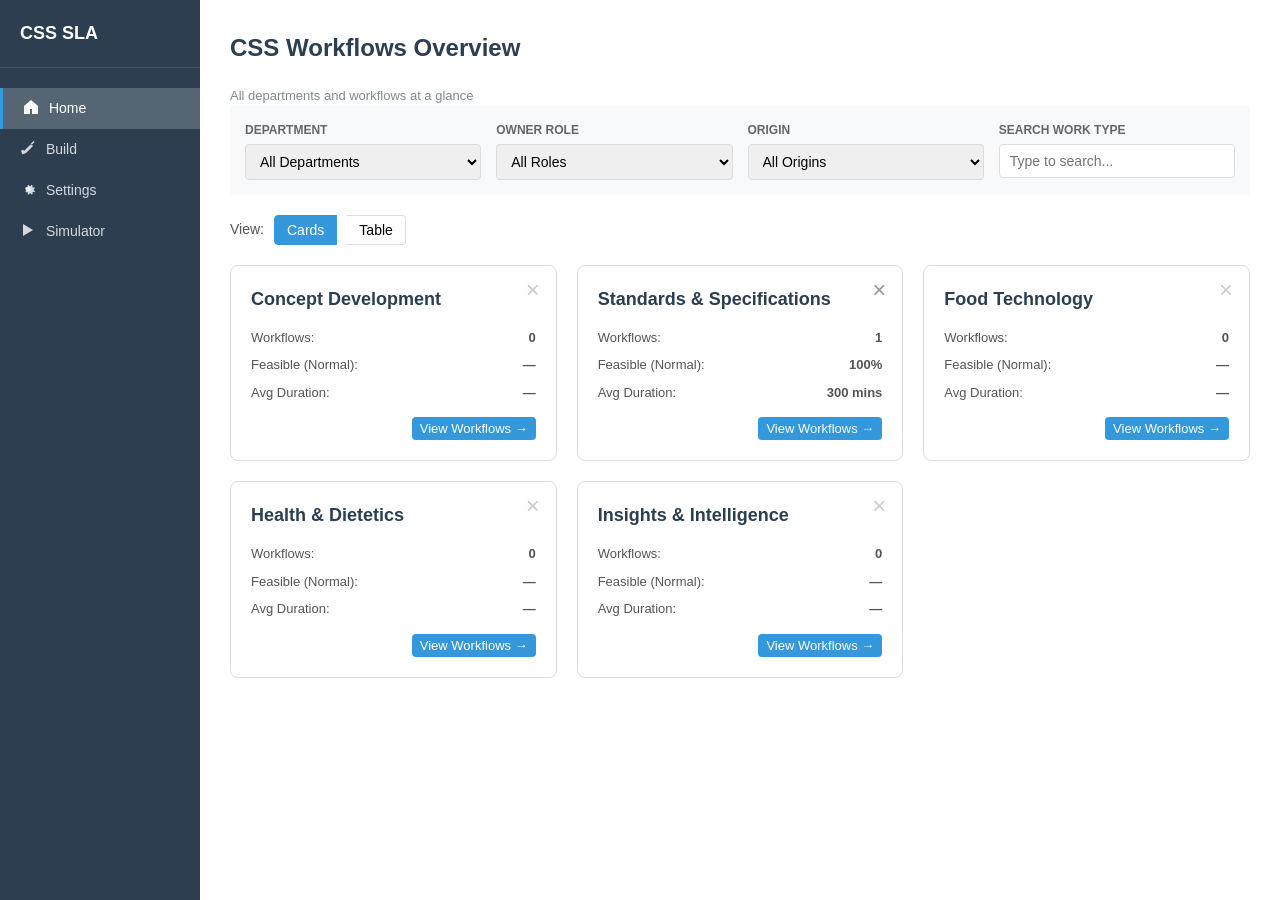
<file: index.html>
<!DOCTYPE html>
<html lang="en">
<head>
  <meta charset="UTF-8">
  <meta name="viewport" content="width=device-width, initial-scale=1.0">
  <title>CSS SLA & Workflow Configurator</title>
  <link rel="stylesheet" href="./css/app.css">
</head>
<body>
  <div class="container">
    <!-- Left Navigation -->
    <nav class="sidebar">
      <h1>CSS SLA</h1>
      <a href="#/home" class="nav-link active" data-route="home">
        <svg width="16" height="16" viewBox="0 0 16 16" fill="currentColor" style="vertical-align: -2px; margin-right: 6px;">
          <path d="M8 1l7 6v8H9v-5H7v5H1V7l7-6z"/>
        </svg>
        Home
      </a>
      <a href="#/build" class="nav-link" data-route="build">
        <svg width="16" height="16" viewBox="0 0 16 16" fill="currentColor" style="vertical-align: -2px; margin-right: 6px;">
          <path d="M14.5 2L11 5.5l-1-1L13.5 1l1 1zM1 11l1.5 3.5L6 13l7-7-2-2-7 7L3 9.5 1 11z"/>
        </svg>
        Build
      </a>
      <a href="#/settings" class="nav-link" data-route="settings">
        <svg width="16" height="16" viewBox="0 0 16 16" fill="currentColor" style="vertical-align: -2px; margin-right: 6px;">
          <path d="M8 10.5a2.5 2.5 0 100-5 2.5 2.5 0 000 5z"/>
          <path d="M13.5 8l1.4-.3-.6-1.5-1.3.4c-.2-.4-.5-.7-.8-1l.5-1.2-1.4-.6-.5 1.2c-.5 0-.9.1-1.3.3l-.6-1.3-1.5.6.6 1.3c-.4.2-.7.5-1 .8l-1.2-.5-.6 1.4 1.2.5c0 .5.1.9.3 1.3l-1.3.6.6 1.5 1.3-.6c.2.4.5.7.8 1l-.5 1.2 1.4.6.5-1.2c.5 0 .9-.1 1.3-.3l.6 1.3 1.5-.6-.6-1.3c.4-.2.7-.5 1-.8l1.2.5.6-1.4-1.2-.5c0-.5-.1-.9-.3-1.3l1.3-.6z"/>
        </svg>
        Settings
      </a>
      <a href="#/simulate" class="nav-link" data-route="simulate">
        <svg width="16" height="16" viewBox="0 0 16 16" fill="currentColor" style="vertical-align: -2px; margin-right: 6px;">
          <path d="M3 2l10 6-10 6V2z"/>
        </svg>
        Simulator
      </a>
    </nav>

    <!-- Main Content Area -->
    <main class="main-content">
      
      <!-- Home Screen -->
      <div id="screen-home" class="screen">
        <h2>CSS Workflows Overview</h2>
        <p class="text-muted">All departments and workflows at a glance</p>

        <!-- Filters -->
        <div class="filters">
          <div class="filter-group">
            <label>Department</label>
            <select id="filter-dept" onchange="HomeScreen.updateFilters()">
              <option value="all">All Departments</option>
            </select>
          </div>
          <div class="filter-group">
            <label>Owner Role</label>
            <select id="filter-owner" onchange="HomeScreen.updateFilters()">
              <option value="all">All Roles</option>
            </select>
          </div>
          <div class="filter-group">
            <label>Origin</label>
            <select id="filter-origin" onchange="HomeScreen.updateFilters()">
              <option value="">All Origins</option>
              <option value="client">Client-led</option>
              <option value="internal">Internal-led</option>
            </select>
          </div>
          <div class="filter-group">
            <label>Search Work Type</label>
            <input type="text" id="filter-search" placeholder="Type to search..." oninput="HomeScreen.updateFilters()">
          </div>
        </div>

        <!-- View Toggle -->
        <div class="view-toggle">
          <span>View:</span>
          <button class="toggle-btn active" data-view="cards" onclick="HomeScreen.setView('cards')">Cards</button>
          <button class="toggle-btn" data-view="table" onclick="HomeScreen.setView('table')">Table</button>
        </div>

        <!-- Content will be rendered here -->
        <div id="home-content"></div>
      </div>

      <!-- Department Screen -->
      <div id="screen-dept" class="screen">
        <div id="dept-content"></div>
      </div>

      <!-- Settings Screen -->
      <div id="screen-settings" class="screen">
        <h2>Settings</h2>
        <p class="text-muted">Manage departments, roles, business hours, and priorities. Changes persist locally.</p>

        <div class="action-bar">
          <button class="btn-secondary" onclick="CatalogScreen.resetToDefaults()">Reset Catalogs to Defaults</button>
          <button class="btn-secondary" onclick="CatalogScreen.seedDemoWorkflows()">Seed Demo Workflows</button>
        </div>

        <div id="settings-content"></div>
      </div>

      <!-- Simulate Screen -->
      <div id="screen-simulate" class="screen">
        <h2>Workflow Simulator</h2>
        <p class="text-muted">Test workflow execution step-by-step with configurable scenarios.</p>

        <div class="simulate">
          <div class="left">
            <section id="sim-controls">
              <div class="controls-grid">
                <div class="control-group">
                  <label for="sim-dept">Department</label>
                  <select id="sim-dept" onchange="SimulateScreen.onDeptChange()"></select>
                </div>
                <div class="control-group">
                  <label for="sim-request-type">Request Type</label>
                  <select id="sim-request-type" onchange="SimulateScreen.onRequestTypeChange()"></select>
                </div>
                <div class="control-group">
                  <label for="sim-scenario">Scenario</label>
                  <select id="sim-scenario">
                    <option value="happy">Happy Path</option>
                    <option value="after-hours">After Hours</option>
                    <option value="waiting">Waiting on Requester</option>
                    <option value="blocker">Dependency Blocker</option>
                    <option value="high-queue">High Queue</option>
                  </select>
                </div>
                <div class="control-group">
                  <label for="sim-start-time">Start Time</label>
                  <input type="datetime-local" id="sim-start-time">
                </div>
                <div class="control-group">
                  <label for="sim-queue-delay">Queue Delay (minutes)</label>
                  <input type="number" id="sim-queue-delay" min="0" value="0">
                </div>
                <div class="control-group">
                  <label for="sim-failure-rate">Failure Rate (%)</label>
                  <input type="range" id="sim-failure-rate" min="0" max="50" value="0">
                  <span id="sim-failure-rate-value">0%</span>
                </div>
                <div class="control-group">
                  <label for="sim-speed">Speed</label>
                  <select id="sim-speed">
                    <option value="slow">Slow</option>
                    <option value="normal" selected>Normal</option>
                    <option value="fast">Fast</option>
                  </select>
                </div>
              </div>
              <div class="sim-actions">
                <button class="btn-primary" id="sim-play" onclick="SimulateScreen.play()">▶ Play</button>
                <button class="btn-secondary" id="sim-pause" onclick="SimulateScreen.pause()" disabled>⏸ Pause</button>
                <button class="btn-secondary" id="sim-next" onclick="SimulateScreen.next()">⏭ Next</button>
                <button class="btn-secondary" id="sim-reset" onclick="SimulateScreen.reset()">🔄 Reset</button>
              </div>
            </section>

            <section id="sim-steps">
              <div class="step-card" data-step="load">
                <span class="badge">PENDING</span>
                <h4>1. Load SLA</h4>
                <div class="body"></div>
              </div>
              <div class="step-card" data-step="sanity">
                <span class="badge">PENDING</span>
                <h4>2. Sanity Checks</h4>
                <div class="body"></div>
              </div>
              <div class="step-card" data-step="calendar">
                <span class="badge">PENDING</span>
                <h4>3. Clock & Calendar</h4>
                <div class="body"></div>
              </div>
              <div class="step-card" data-step="first-response">
                <span class="badge">PENDING</span>
                <h4>4. First Response</h4>
                <div class="body"></div>
              </div>
              <div class="step-card" data-step="resolution">
                <span class="badge">PENDING</span>
                <h4>5. Resolution</h4>
                <div class="body"></div>
              </div>
              <div class="step-card" data-step="escalations">
                <span class="badge">PENDING</span>
                <h4>6. Escalations</h4>
                <div class="body"></div>
              </div>
              <div class="step-card" data-step="verdict">
                <span class="badge">PENDING</span>
                <h4>7. Verdict</h4>
                <div class="body"></div>
              </div>
            </section>
          </div>

          <div class="right" id="sim-stats">
            <h3>Live Stats</h3>
            <div class="tiles">
              <div class="tile">
                <div class="label">Feasible</div>
                <div id="stat-feasible" class="value">–</div>
              </div>
              <div class="tile">
                <div class="label">Buffer (min)</div>
                <div id="stat-buffer" class="value">–</div>
              </div>
              <div class="tile">
                <div class="label">FR target</div>
                <div id="stat-fr" class="value">–</div>
              </div>
              <div class="tile">
                <div class="label">RES target</div>
                <div id="stat-res" class="value">–</div>
              </div>
              <div class="tile">
                <div class="label">Esc fired</div>
                <div id="stat-esc" class="value">–</div>
              </div>
              <div class="tile">
                <div class="label">Errors</div>
                <div id="stat-errors" class="value">–</div>
              </div>
              <div class="tile">
                <div class="label">Warnings</div>
                <div id="stat-warnings" class="value">–</div>
              </div>
            </div>
            <h4>Timeline</h4>
            <div id="sim-timeline" class="timeline"></div>
          </div>
        </div>
      </div>

      <!-- Build Screen -->
      <div id="screen-build" class="screen">
        <h2>Workflow Builder</h2>
        <p class="text-muted">Create or edit a workflow with steps and SLA targets.</p>
        <p id="diagnostics-line" class="text-muted" style="font-size: 0.8em; margin-top: -0.5em;"></p>

        <div class="build-layout">
          <div class="build-form">
            <form id="workflow-form">
              <!-- Workflow Header -->
              <div class="workflow-header">
                <div class="form-group">
                  <label for="wf-department">Department *</label>
                  <select id="wf-department" required onchange="BuildScreen.onDepartmentChange()"></select>
                </div>
                <div class="form-group">
                  <label>Origin *</label>
                  <div style="display:flex; gap:1rem; margin-top:0.5rem;">
                    <label style="display:flex; align-items:center; gap:0.25rem; cursor:pointer;">
                      <input type="radio" name="wf-origin" value="client" required>
                      Client-led
                    </label>
                    <label style="display:flex; align-items:center; gap:0.25rem; cursor:pointer;">
                      <input type="radio" name="wf-origin" value="internal" required>
                      Internal-led
                    </label>
                  </div>
                  <p class="text-muted" style="margin: 0.25rem 0 0 0; font-size: 0.85rem;">
                    Use Client-led for external requests; Internal-led for proactive initiatives.
                  </p>
                </div>
                <div class="form-group">
                  <label for="wf-work-type">Work Type *</label>
                  <input type="text" id="wf-work-type" placeholder="e.g., Spec Update – Allergen Revision" required maxlength="60">
                </div>
                <div class="form-group">
                  <label for="wf-business-hours">Business Hours *</label>
                  <select id="wf-business-hours" required onchange="BuildScreen.onBusinessHoursChange()"></select>
                </div>
                <div class="form-group">
                  <label for="wf-owner">Owner Role *</label>
                  <select id="wf-owner" required></select>
                </div>
              </div>

              <!-- Steps Section -->
              <div class="steps-container">
                <div style="display:flex; justify-content:space-between; align-items:center; margin-bottom:1rem;">
                  <h3 style="margin:0;">Workflow Steps
                    <button type="button" class="btn-secondary" onclick="BuildScreen.showTemplateModal()" style="margin-left:1rem; padding:0.35rem 0.75rem; font-size:0.85rem;">📋 Insert Template</button>
                  </h3>
                  <div style="display:flex; gap:0.5rem; align-items:center;">
                    <label style="font-size:0.9rem; color:#666;">Step duration unit:</label>
                    <select id="step-unit" onchange="BuildScreen.onStepUnitChange()" style="padding:0.25rem 0.5rem;">
                      <option value="bd" selected>Business Days</option>
                      <option value="hr">Hours</option>
                    </select>
                  </div>
                </div>
                <div id="steps-list"></div>
                <button type="button" class="btn-primary" onclick="BuildScreen.addStep()">+ Add Step</button>
              </div>

              <!-- SLA Policy Section -->
              <div class="sla-table">
                <h3>SLA Targets by Priority</h3>
                <p class="text-muted" style="margin: -0.5rem 0 1rem 0; font-size: 0.9rem;">
                  Define response and resolution times for each priority in business hours.
                </p>

                <div id="sla-config-table" style="margin: 1rem 0;">
                  <!-- SLA configuration table will be rendered here -->
                </div>
              </div>

              <!-- Notes Section -->
              <div class="form-group">
                <label for="wf-notes">Notes (optional)</label>
                <textarea id="wf-notes" rows="3" placeholder="Add any additional notes or context for this workflow..." style="width:100%; padding:0.5rem; font-family:inherit;"></textarea>
              </div>

              <!-- Validation Messages -->
              <div id="validation-strip"></div>
              <ul id="validation-messages" class="validation-messages" role="alert" aria-live="polite"></ul>

              <!-- Actions -->
              <div class="action-bar">
                <button type="button" class="btn-primary" onclick="BuildScreen.validate()">Validate</button>
                <button type="button" class="btn-success" onclick="BuildScreen.saveWorkflow()">Save Workflow</button>
                <button type="button" class="btn-secondary" onclick="BuildScreen.saveDraft()">Save Draft</button>
                <button type="button" class="btn-secondary" onclick="BuildScreen.clear()">Clear</button>
                <button type="button" class="btn-secondary" onclick="BuildScreen.cancel()">Cancel</button>
              </div>
            </form>
          </div>

          <!-- Help Panel -->
          <div class="help-panel">
            <h4>Contextual Help</h4>
            <div id="help-content">
              <div class="help-section">
                <strong>Getting Started</strong>
                <p>Fill in the workflow header fields, add steps, and configure SLA targets for each priority level.</p>
              </div>
              <div class="help-section">
                <strong>Owner Role</strong>
                <p>Receives escalations; pick the accountable senior role.</p>
              </div>
              <div class="help-section">
                <strong>Responsible Role</strong>
                <p>The step's doer, not the owner.</p>
              </div>
              <div class="help-section">
                <strong>Expected Duration</strong>
                <p>Working time to complete the step in the selected unit (BD or Hours).</p>
              </div>
              <div class="help-section">
                <strong>Acknowledge</strong>
                <p>Time to confirm intake; not the start of work.</p>
              </div>
              <div class="help-section">
                <strong>Start Work</strong>
                <p>Time until the first step begins.</p>
              </div>
              <div class="help-section">
                <strong>Resolve</strong>
                <p>Complete + published/updated in systems.</p>
              </div>
              <div class="help-section">
                <strong>Escalate After / To</strong>
                <p>Safety net. After this time, responsibility passes to the selected role.</p>
              </div>
              <div class="help-section">
                <strong>Business Hours</strong>
                <p>Feasibility uses this coverage (days, start–end, timezone).</p>
              </div>
            </div>
          </div>
        </div>
      </div>
    </main>

    <!-- Summary Drawer (for workflow details on Dept page) -->
    <div id="summary-drawer" class="summary-drawer" style="display:none;">
      <div class="summary-drawer-overlay" onclick="SummaryDrawer.close()"></div>
      <div class="summary-drawer-content">
        <div class="summary-drawer-header">
          <h3 id="summary-drawer-title">Workflow Summary</h3>
          <button class="btn-close" onclick="SummaryDrawer.close()" aria-label="Close (Esc)" title="Close (Esc)">&times;</button>
        </div>
        <div class="summary-drawer-body" id="summary-drawer-body">
          <!-- Content will be dynamically rendered -->
        </div>
        <div class="summary-drawer-footer">
          <button class="btn-primary" onclick="SummaryDrawer.edit()">Edit</button>
          <button class="btn-secondary" onclick="SummaryDrawer.duplicate()">Duplicate</button>
          <button class="btn-secondary" onclick="SummaryDrawer.exportJSON()">Export JSON</button>
          <button class="btn-secondary" onclick="SummaryDrawer.copyShareLink()">Copy Share Link</button>
          <button class="btn-danger" onclick="SummaryDrawer.deleteWorkflow()">Delete</button>
        </div>
      </div>
    </div>

    <!-- Toast Notifications -->
    <div id="toast-container" style="position:fixed; top:20px; right:20px; z-index:10000;"></div>

    <!-- Hidden file input for import -->
    <input type="file" id="import-file-input" accept=".json" style="display:none" onchange="App.handleFileImport(event)">
  </div>

  <!-- Load JavaScript modules (cache-busted with version) -->
  <script src="./js/validate.js?v=102"></script>
  <script src="./js/sharelink.js?v=102"></script>
  <script src="./js/templates.js?v=102"></script>
  <script src="./js/app.js?v=102"></script>
  <script src="./js/simulator.js?v=102"></script>

  <!-- Screen Implementations -->
  <script>
    // ============================
    // HOME SCREEN
    // ============================
    const HomeScreen = {
      render() {
        this.populateFilters();
        this.renderContent();
      },

      populateFilters() {
        const deptFilter = document.getElementById('filter-dept');
        deptFilter.innerHTML = '<option value="all">All Departments</option>' +
          App.state.catalogs.departments.map(d => '<option value="' + d.id + '">' + d.name + '</option>').join('');
        deptFilter.value = App.state.filters.department;

        const ownerFilter = document.getElementById('filter-owner');
        ownerFilter.innerHTML = '<option value="all">All Roles</option>' +
          App.state.catalogs.roles.map(r => '<option value="' + r.id + '">' + r.name + '</option>').join('');
        ownerFilter.value = App.state.filters.owner;

        const originFilter = document.getElementById('filter-origin');
        if (originFilter) {
          originFilter.value = App.state.filters.origin || '';
        }

        document.getElementById('filter-search').value = App.state.filters.search;
      },

      updateFilters() {
        App.state.filters.department = document.getElementById('filter-dept').value;
        App.state.filters.owner = document.getElementById('filter-owner').value;
        App.state.filters.origin = document.getElementById('filter-origin')?.value || '';
        App.state.filters.search = document.getElementById('filter-search').value;
        this.renderContent();
      },

      setView(mode) {
        App.state.viewMode = mode;
        document.querySelectorAll('.toggle-btn').forEach(btn => btn.classList.remove('active'));
        document.querySelector('.toggle-btn[data-view="' + mode + '"]').classList.add('active');
        this.renderContent();
      },

      renderContent() {
        const container = document.getElementById('home-content');
        if (App.state.viewMode === 'cards') {
          container.innerHTML = this.renderCards();
          this.attachCardEventListeners();
        } else {
          container.innerHTML = this.renderTable();
          this.attachTableEventListeners();
        }
      },

      renderCards() {
        const departments = App.state.catalogs.departments;
        let html = '<div class="dept-cards">';

        departments.forEach(dept => {
          const stats = App.getDepartmentStats(dept.id);
          html += '<div class="dept-card" onclick="location.hash=\'#/dept/' + dept.id + '\'" style="cursor:pointer; position:relative;">';
          // Delete all button - always show, disable if no workflows
          const hasWorkflows = stats.count > 0;
          html += '<button class="card-delete-all" data-dept="' + dept.id + '" aria-label="Delete all workflows" title="' + (hasWorkflows ? 'Delete all workflows in ' + dept.name : 'No workflows to delete') + '" style="position:absolute; top:0.5rem; right:0.5rem; background:none; border:none; font-size:1.5rem; cursor:' + (hasWorkflows ? 'pointer' : 'not-allowed') + '; color:' + (hasWorkflows ? '#999' : '#ccc') + '; padding:0.25rem 0.5rem; line-height:1;" onclick="event.stopPropagation();">×</button>';
          html += '<h3>' + dept.name + '</h3>';
          html += '<div class="dept-card-stats">';
          html += '<div class="dept-card-stat"><span>Workflows:</span><strong>' + stats.count + '</strong></div>';

          // Format feasible percentage
          const feasibleDisplay = stats.feasiblePct === '—' ? '—' : stats.feasiblePct + '%';
          html += '<div class="dept-card-stat" title="Computed using business-hours if enabled on each workflow">';
          html += '<span>Feasible (Normal):</span><strong>' + feasibleDisplay + '</strong>';
          html += '</div>';

          // Format average duration
          const avgDisplay = stats.avgDuration === '—' ? '—' : stats.avgDuration + ' mins';
          html += '<div class="dept-card-stat"><span>Avg Duration:</span><strong>' + avgDisplay + '</strong></div>';
          html += '</div>';
          html += '<div class="dept-card-action">';
          html += '<button class="btn-primary btn-sm" onclick="event.stopPropagation(); location.hash=\'#/dept/' + dept.id + '\'">View Workflows →</button>';
          html += '</div>';
          html += '</div>';
        });

        html += '</div>';
        return html;
      },

      attachCardEventListeners() {
        const cardsEl = document.querySelector('.dept-cards');
        if (!cardsEl) return;

        cardsEl.addEventListener('click', (e) => {
          const btn = e.target.closest('.card-delete-all');
          if (!btn) return;

          e.stopPropagation();
          const deptId = btn.dataset.dept;
          const dept = App.state.catalogs.departments.find(d => d.id === deptId);
          const deptName = dept ? dept.name : 'this department';
          const count = App.getWorkflows().filter(w => w.departmentId === deptId).length;

          if (count === 0) return;

          App.confirm({
            title: 'Delete All Workflows?',
            message: 'Delete all workflows in "' + deptName + '" from this device?\n\n' + count + ' workflow(s) will be deleted. This cannot be undone.',
            confirmText: 'Delete',
            cancelText: 'Back',
            onConfirm: () => {
              App.deleteAllWorkflowsForDepartment(deptId);
              App.renderCurrentRoute();
            }
          });
        });
      },

      renderTable() {
        let workflows = App.getFilteredWorkflows();

        // Filter out drafts
        workflows = workflows.filter(w => !w.status || w.status !== 'draft');

        if (workflows.length === 0) {
          return '<p class="text-muted">No workflows found. Try adjusting your filters.</p>';
        }

        // Sort: Overrun → Tight → OK, then Updated desc
        workflows = workflows.slice().sort((a, b) => {
          const interpretA = a.meta?.interpretAsBusinessHours !== false;
          const interpretB = b.meta?.interpretAsBusinessHours !== false;

          const feasA = App.computeFeasibility(a, App.state.catalogs, interpretA);
          const feasB = App.computeFeasibility(b, App.state.catalogs, interpretB);

          const statusA = feasA?.byPriority?.p3?.status || 'unknown';
          const statusB = feasB?.byPriority?.p3?.status || 'unknown';

          const statusOrder = { overrun: 0, tight: 1, ok: 2, unknown: 3 };
          const orderA = statusOrder[statusA] || 3;
          const orderB = statusOrder[statusB] || 3;

          if (orderA !== orderB) return orderA - orderB;

          // Then by updated desc
          const updatedA = a.updatedAt ? new Date(a.updatedAt).getTime() : 0;
          const updatedB = b.updatedAt ? new Date(b.updatedAt).getTime() : 0;
          return updatedB - updatedA;
        });

        let html = '<table id="home-table"><thead><tr>';
        html += '<th>Dept</th><th>Work Type</th><th>Owner</th><th>Steps</th>';
        html += '<th>Total mins</th>';
        html += '<th title="Computed using business-hours if enabled on each workflow">Resolve (Normal)</th>';
        html += '<th>Updated</th>';
        html += '<th style="width:140px;">Actions</th>';
        html += '</tr></thead><tbody>';

        workflows.forEach(wf => {
          const dept = App.state.catalogs.departments.find(d => d.id === wf.departmentId);
          const owner = App.state.catalogs.roles.find(r => r.id === wf.ownerRoleId);

          const interpretAsBH = wf.meta?.interpretAsBusinessHours !== false;
          const feasibility = App.computeFeasibility(wf, App.state.catalogs, interpretAsBH);

          const p3 = feasibility?.byPriority?.p3 || {};
          const badgeClass = p3.overrun ? 'badge-overrun' : (p3.tight ? 'badge-tight' : 'badge-feasible');
          const badgeText = p3.overrun ? 'Overrun' : (p3.tight ? 'Tight' : 'OK');

          const slaResolveMins = wf.slaByPriority && wf.slaByPriority.p3 ? wf.slaByPriority.p3.resolveMins : null;
          const bhProfile = App.state.catalogs.businessHours.find(bh => bh.id === wf.businessHoursId) || App.state.catalogs.businessHours[0];
          const resolveUnit = wf.meta?.slaUnits?.p3?.resolve || 'businessDays';
          const slaResolveDisplay = slaResolveMins ? App.formatSlaForDisplay(slaResolveMins, resolveUnit, bhProfile) : '—';

          const stepCount = wf.steps ? wf.steps.length : 0;
          const totalMins = feasibility ? feasibility.totalExpectedMins : 0;
          const updated = wf.updatedAt ? new Date(wf.updatedAt).toLocaleDateString() : 'Never';

          // Origin badge (resilient: handle missing origin)
          const originClass = wf.origin === 'client' ? 'origin-client' : (wf.origin === 'internal' ? 'origin-internal' : 'origin-neutral');
          const originLabel = wf.origin === 'client' ? 'Client-led' : (wf.origin === 'internal' ? 'Internal-led' : 'Unknown');

          html += '<tr data-wf-id="' + wf.id + '" class="' + originClass + '">';
          html += '<td class="clickable-cell">' + (dept ? dept.name : 'Unknown') + '</td>';
          html += '<td class="clickable-cell"><strong>' + wf.workType + '</strong> <span class="origin-badge ' + originClass + '">' + originLabel + '</span></td>';
          html += '<td class="clickable-cell">' + (owner ? owner.name : 'Unknown') + '</td>';
          html += '<td class="clickable-cell">' + stepCount + '</td>';
          html += '<td class="clickable-cell">' + totalMins + '</td>';
          html += '<td class="clickable-cell">' + slaResolveDisplay + '</td>';
          html += '<td class="clickable-cell">' + updated + '</td>';
          html += '<td><button class="btn-sm btn-primary" onclick="location.hash=\'#/simulate?dept=' + wf.departmentId + '&code=' + wf.id + '\'" title="Simulate workflow" aria-label="Simulate workflow">▶️</button> <button class="btn-sm btn-ghost row-delete" data-id="' + wf.id + '" aria-label="Delete workflow" title="Delete workflow">🗑</button></td>';
          html += '</tr>';
        });

        html += '</tbody></table>';
        return html;
      },

      attachTableEventListeners() {
        const tableEl = document.getElementById('home-table');
        if (!tableEl) return;

        // Handle row clicks (navigate to workflow)
        tableEl.addEventListener('click', (e) => {
          // Check if delete button was clicked
          const deleteBtn = e.target.closest('.row-delete');
          if (deleteBtn) {
            e.stopPropagation();
            const id = deleteBtn.dataset.id;
            const wf = App.getWorkflows().find(x => x.id === id);
            if (!wf) return;

            const dept = App.state.catalogs.departments.find(d => d.id === wf.departmentId);
            const deptName = dept ? dept.name : 'its department';

            App.confirm({
              title: 'Delete Workflow?',
              message: 'This will remove "' + wf.workType + '" from ' + deptName + '. This cannot be undone.',
              confirmText: 'Delete',
              cancelText: 'Back',
              onConfirm: () => {
                App.deleteWorkflow(id);
                App.renderCurrentRoute();
              }
            });
            return;
          }

          // Handle clickable cell clicks (navigate to workflow)
          const clickableCell = e.target.closest('.clickable-cell');
          if (clickableCell) {
            const row = clickableCell.closest('tr');
            const wfId = row.dataset.wfId;
            if (wfId) {
              location.hash = '#/wf/' + wfId;
            }
          }
        });
      }
    };

    // ============================
    // DEPARTMENT SCREEN
    // ============================
    const DeptScreen = {
      render(deptId) {
        const dept = App.state.catalogs.departments.find(d => d.id === deptId);
        if (!dept) {
          document.getElementById('dept-content').innerHTML = '<p>Department not found</p>';
          return;
        }

        const workflows = App.state.workflows.filter(w => w.departmentId === deptId);
        const stats = App.getDepartmentStats(deptId);

        let html = '<div class="breadcrumb">';
        html += '<a href="#/home">Home</a><span>›</span><span>' + dept.name + '</span>';
        html += '</div>';

        html += '<h2>' + dept.name + '</h2>';

        html += '<div class="kpi-boxes">';
        html += '<div class="kpi-box"><div class="kpi-value">' + stats.count + '</div><div class="kpi-label">Workflows</div></div>';
        html += '<div class="kpi-box"><div class="kpi-value">' + stats.feasiblePct + '%</div><div class="kpi-label">Feasible (Normal)</div></div>';
        html += '<div class="kpi-box"><div class="kpi-value">' + (stats.avgDuration !== '—' ? (stats.avgDuration / 60).toFixed(1) : '—') + '</div><div class="kpi-label">Avg Cycle (hrs)</div></div>';
        html += '</div>';

        html += '<div style="margin: 1rem 0;">';
        html += '<label style="margin-right: 0.5rem;">Filter by Origin:</label>';
        html += '<select id="dept-filter-origin" onchange="DeptScreen.render(\'' + deptId + '\')" style="padding: 0.25rem 0.5rem;">';
        html += '<option value="">All Origins</option>';
        html += '<option value="client">Client-led</option>';
        html += '<option value="internal">Internal-led</option>';
        html += '</select>';
        html += '</div>';

        html += '<div class="action-bar">';
        html += '<button class="btn-primary" onclick="DeptScreen.newWorkflow(\'' + deptId + '\')">+ New Workflow</button>';
        html += '<button class="btn-secondary" onclick="DeptScreen.exportDept(\'' + deptId + '\')">Export Dept JSON</button>';
        html += '<button class="btn-secondary" onclick="DeptScreen.printDept(\'' + deptId + '\')">Print Dept Pack</button>';
        html += '</div>';

        // Apply origin filter
        const originFilter = document.getElementById('dept-filter-origin')?.value || '';
        let filteredWorkflows = workflows;
        if (originFilter) {
          filteredWorkflows = workflows.filter(w => w.origin === originFilter);
        }

        if (filteredWorkflows.length === 0) {
          html += '<p class="text-muted">No workflows yet for this department.</p>';
        } else {
          html += '<table id="dept-table"><thead><tr>';
          html += '<th>Work Type</th><th>Owner</th><th>Steps</th><th>Total (hrs)</th>';
          html += '<th>Resolve (Normal)</th><th>Updated</th>';
          html += '<th style="width:140px;">Actions</th>';
          html += '</tr></thead><tbody>';

          filteredWorkflows.forEach(wf => {
            const owner = App.state.catalogs.roles.find(r => r.id === wf.ownerRoleId);
            const validation = Validator.validateWithSummary(wf, App.state.catalogs);
            const p3 = validation.summary.feasibleByPriority.p3 || {};
            const badgeClass = p3.overrun ? 'badge-overrun' : (p3.tight ? 'badge-tight' : 'badge-feasible');
            const badgeText = p3.overrun ? 'Overrun' : (p3.tight ? 'Tight' : 'Feasible');

            const slaResolveMins = wf.slaByPriority && wf.slaByPriority.p3 ? wf.slaByPriority.p3.resolveMins : null;
            const bhProfile = App.state.catalogs.businessHours.find(bh => bh.id === wf.businessHoursId) || App.state.catalogs.businessHours[0];
            const resolveUnit = wf.meta?.slaUnits?.p3?.resolve || 'businessDays';
            const slaResolveDisplay = slaResolveMins ? App.formatSlaForDisplay(slaResolveMins, resolveUnit, bhProfile) : 'N/A';

            const updated = wf.updatedAt ? new Date(wf.updatedAt).toLocaleDateString() : 'Never';

            // Origin badge (resilient: handle missing origin)
            const originClass = wf.origin === 'client' ? 'origin-client' : (wf.origin === 'internal' ? 'origin-internal' : 'origin-neutral');
            const originLabel = wf.origin === 'client' ? 'Client-led' : (wf.origin === 'internal' ? 'Internal-led' : 'Unknown');

            html += '<tr data-wf-id="' + wf.id + '" class="' + originClass + '">';
            html += '<td class="clickable-work-type"><strong style="color:#3498db; cursor:pointer;">' + wf.workType + '</strong> <span class="origin-badge ' + originClass + '">' + originLabel + '</span></td>';
            html += '<td>' + (owner ? owner.name : 'Unknown') + '</td>';
            html += '<td>' + (wf.steps ? wf.steps.length : 0) + '</td>';
            html += '<td>' + (validation.summary.totalExpectedMins / 60).toFixed(1) + '</td>';
            html += '<td>' + slaResolveDisplay + '</td>';
            html += '<td>' + updated + '</td>';
            html += '<td><button class="btn-sm btn-primary" onclick="location.hash=\'#/simulate?dept=' + wf.departmentId + '&code=' + wf.id + '\'" title="Simulate workflow" aria-label="Simulate workflow">▶️</button> <button class="btn-sm btn-ghost row-delete" data-id="' + wf.id + '" aria-label="Delete workflow" title="Delete workflow">🗑</button></td>';
            html += '</tr>';
          });

          html += '</tbody></table>';
        }

        document.getElementById('dept-content').innerHTML = html;
        this.attachTableEventListeners();
      },

      attachTableEventListeners() {
        const tableEl = document.getElementById('dept-table');
        if (!tableEl) return;

        tableEl.addEventListener('click', (e) => {
          // Check if delete button was clicked
          const deleteBtn = e.target.closest('.row-delete');
          if (deleteBtn) {
            e.stopPropagation();
            const id = deleteBtn.dataset.id;
            const wf = App.getWorkflows().find(x => x.id === id);
            if (!wf) return;

            const dept = App.state.catalogs.departments.find(d => d.id === wf.departmentId);
            const deptName = dept ? dept.name : 'its department';

            App.confirm({
              title: 'Delete Workflow?',
              message: 'This will remove "' + wf.workType + '" from ' + deptName + '. This cannot be undone.',
              confirmText: 'Delete',
              cancelText: 'Back',
              onConfirm: () => {
                App.deleteWorkflow(id);
                App.renderCurrentRoute();
              }
            });
            return;
          }

          // Handle Work Type clicks (open summary drawer)
          const workTypeCell = e.target.closest('.clickable-work-type');
          if (workTypeCell) {
            const row = workTypeCell.closest('tr');
            const wfId = row.dataset.wfId;
            if (wfId) {
              SummaryDrawer.open(wfId);
            }
          }
        });
      },

      newWorkflow(deptId) {
        App.state.draftWorkflow = {
          id: 'workflow_' + Date.now(),
          departmentId: deptId,
          workType: '',
          businessHoursId: 'std',
          ownerRoleId: '',
          steps: [],
          slaByPriority: {}
        };
        App.saveDraft(App.state.draftWorkflow);
        location.hash = '#/build';
      },

      exportDept(deptId) {
        const workflows = App.state.workflows.filter(w => w.departmentId === deptId);
        const data = App.exportJSON(workflows);
        App.downloadJSON(data, 'sla-dept-' + deptId + '-' + Date.now() + '.json');
      },

      printDept(deptId) {
        alert('Print Dept Pack: This would iterate through all workflows and print them. For now, navigate to each workflow and print individually.');
      }
    };

    // ============================
    // SETTINGS SCREEN (formerly Catalog)
    // ============================
    const CatalogScreen = {
      render() {
        const container = document.getElementById('settings-content');
        if (!container) {
          console.error('Settings container not found');
          return;
        }

        const catalogs = App.state.catalogs;
        if (!catalogs) {
          console.error('Catalogs not found in App.state');
          container.innerHTML = '<p class="text-muted">Loading catalogs...</p>';
          return;
        }

        let html = '';
        html += this.renderDepartmentsTable(catalogs.departments || []);
        html += this.renderRolesTable(catalogs.roles || []);
        html += this.renderBusinessHoursTable(catalogs.businessHours || []);
        html += this.renderPrioritiesTable(catalogs.priorities || []);

        container.innerHTML = html;
      },

      renderDepartmentsTable(departments) {
        let html = '<div class="catalog-section"><h3>Departments</h3><table><thead><tr>';
        html += '<th>ID</th><th>Name</th><th>Actions</th>';
        html += '</tr></thead><tbody>';

        departments.forEach((d, i) => {
          html += '<tr>';
          html += '<td><input type="text" value="' + (d.id || '') + '" onchange="CatalogScreen.updateDept(' + i + ', \'id\', this.value)"></td>';
          html += '<td><input type="text" value="' + (d.name || '') + '" onchange="CatalogScreen.updateDept(' + i + ', \'name\', this.value)"></td>';
          html += '<td><button class="btn-danger btn-sm" onclick="CatalogScreen.deleteDept(' + i + ')">Delete</button></td>';
          html += '</tr>';
        });

        html += '<tr><td colspan="3"><button class="btn-secondary btn-sm" onclick="CatalogScreen.addDept()">+ Add Department</button></td></tr>';
        html += '</tbody></table></div>';
        return html;
      },

      renderRolesTable(roles) {
        let html = '<div class="catalog-section"><h3>Roles</h3><table><thead><tr>';
        html += '<th>ID</th><th>Name</th><th>Actions</th>';
        html += '</tr></thead><tbody>';

        roles.forEach((r, i) => {
          html += '<tr>';
          html += '<td><input type="text" value="' + (r.id || '') + '" onchange="CatalogScreen.updateRole(' + i + ', \'id\', this.value)"></td>';
          html += '<td><input type="text" value="' + (r.name || '') + '" onchange="CatalogScreen.updateRole(' + i + ', \'name\', this.value)"></td>';
          html += '<td><button class="btn-danger btn-sm" onclick="CatalogScreen.deleteRole(' + i + ')">Delete</button></td>';
          html += '</tr>';
        });

        html += '<tr><td colspan="3"><button class="btn-secondary btn-sm" onclick="CatalogScreen.addRole()">+ Add Role</button></td></tr>';
        html += '</tbody></table></div>';
        return html;
      },

      renderBusinessHoursTable(businessHours) {
        let html = '<div class="catalog-section"><h3>Business Hours Profiles</h3>';
        html += '<p class="text-muted" style="font-size:0.9em; margin-bottom:1rem;">Define how many hours per business day. Used for BD → minutes conversions.</p>';
        html += '<table><thead><tr>';
        html += '<th>ID</th><th>Name</th><th>Hours per Day</th><th>Actions</th>';
        html += '</tr></thead><tbody>';

        businessHours.forEach((bh, i) => {
          html += '<tr>';
          html += '<td><input type="text" value="' + (bh.id || '') + '" onchange="CatalogScreen.updateBH(' + i + ', \'id\', this.value)"></td>';
          html += '<td><input type="text" value="' + (bh.name || '') + '" onchange="CatalogScreen.updateBH(' + i + ', \'name\', this.value)"></td>';
          html += '<td><input type="number" min="1" max="24" step="0.5" value="' + (bh.hoursPerDay !== undefined ? bh.hoursPerDay : '') + '" onchange="CatalogScreen.updateBH(' + i + ', \'hoursPerDay\', parseFloat(this.value))"></td>';
          html += '<td><button class="btn-danger btn-sm" onclick="CatalogScreen.deleteBH(' + i + ')">Delete</button></td>';
          html += '</tr>';
        });

        html += '<tr><td colspan="4"><button class="btn-secondary btn-sm" onclick="CatalogScreen.addBH()">+ Add Business Hours Profile</button></td></tr>';
        html += '</tbody></table></div>';
        return html;
      },

      renderPrioritiesTable(priorities) {
        let html = '<div class="catalog-section"><h3>Priorities</h3><table><thead><tr>';
        html += '<th>ID</th><th>Name</th><th>Ack (mins)</th><th>Start (mins)</th><th>Resolve (mins)</th><th>Actions</th>';
        html += '</tr></thead><tbody>';

        priorities.forEach((p, i) => {
          html += '<tr>';
          html += '<td><input type="text" value="' + (p.id || '') + '" onchange="CatalogScreen.updatePriority(' + i + ', \'id\', this.value)"></td>';
          html += '<td><input type="text" value="' + (p.name || '') + '" onchange="CatalogScreen.updatePriority(' + i + ', \'name\', this.value)"></td>';
          html += '<td><input type="number" value="' + (p.ackMins !== undefined ? p.ackMins : '') + '" onchange="CatalogScreen.updatePriority(' + i + ', \'ackMins\', parseInt(this.value))"></td>';
          html += '<td><input type="number" value="' + (p.startMins !== undefined ? p.startMins : '') + '" onchange="CatalogScreen.updatePriority(' + i + ', \'startMins\', parseInt(this.value))"></td>';
          html += '<td><input type="number" value="' + (p.resolveMins !== undefined ? p.resolveMins : '') + '" onchange="CatalogScreen.updatePriority(' + i + ', \'resolveMins\', parseInt(this.value))"></td>';
          html += '<td><button class="btn-danger btn-sm" onclick="CatalogScreen.deletePriority(' + i + ')">Delete</button></td>';
          html += '</tr>';
        });

        html += '<tr><td colspan="6"><button class="btn-secondary btn-sm" onclick="CatalogScreen.addPriority()">+ Add Priority</button></td></tr>';
        html += '</tbody></table></div>';
        return html;
      },

      updateDept(idx, field, value) {
        App.state.catalogs.departments[idx][field] = value;
        App.saveCatalogs();
      },
      addDept() {
        App.state.catalogs.departments.push({ id: 'new_dept', name: 'New Department' });
        App.saveCatalogs();
        this.render();
      },
      deleteDept(idx) {
        const dept = App.state.catalogs.departments[idx];
        App.confirm({
          title: 'Delete Department?',
          message: 'This will delete "' + (dept?.name || 'this department') + '". This cannot be undone.',
          confirmText: 'Delete',
          cancelText: 'Cancel',
          onConfirm: () => {
            App.state.catalogs.departments.splice(idx, 1);
            App.saveCatalogs();
            this.render();
          }
        });
      },

      updateRole(idx, field, value) {
        App.state.catalogs.roles[idx][field] = value;
        App.saveCatalogs();
      },
      addRole() {
        App.state.catalogs.roles.push({ id: 'new_role', name: 'New Role' });
        App.saveCatalogs();
        this.render();
      },
      deleteRole(idx) {
        const role = App.state.catalogs.roles[idx];
        App.confirm({
          title: 'Delete Role?',
          message: 'This will delete "' + (role?.name || 'this role') + '". This cannot be undone.',
          confirmText: 'Delete',
          cancelText: 'Cancel',
          onConfirm: () => {
            App.state.catalogs.roles.splice(idx, 1);
            App.saveCatalogs();
            this.render();
          }
        });
      },

      updateBH(idx, field, value) {
        App.state.catalogs.businessHours[idx][field] = value;
        App.saveCatalogs();
      },
      addBH() {
        App.state.catalogs.businessHours.push({
          id: 'bh_new',
          name: 'New Profile',
          hoursPerDay: 8
        });
        App.saveCatalogs();
        this.render();
      },
      deleteBH(idx) {
        const bh = App.state.catalogs.businessHours[idx];
        App.confirm({
          title: 'Delete Business Hours Profile?',
          message: 'This will delete "' + (bh?.name || 'this profile') + '". This cannot be undone.',
          confirmText: 'Delete',
          cancelText: 'Cancel',
          onConfirm: () => {
            App.state.catalogs.businessHours.splice(idx, 1);
            App.saveCatalogs();
            this.render();
          }
        });
      },

      updatePriority(idx, field, value) {
        App.state.catalogs.priorities[idx][field] = value;
        App.saveCatalogs();
      },
      addPriority() {
        App.state.catalogs.priorities.push({
          id: 'new_priority',
          name: 'New Priority',
          ackMins: 60,
          startMins: 120,
          resolveMins: 480
        });
        App.saveCatalogs();
        this.render();
      },
      deletePriority(idx) {
        const priority = App.state.catalogs.priorities[idx];
        App.confirm({
          title: 'Delete Priority?',
          message: 'This will delete "' + (priority?.name || 'this priority') + '". This cannot be undone.',
          confirmText: 'Delete',
          cancelText: 'Cancel',
          onConfirm: () => {
            App.state.catalogs.priorities.splice(idx, 1);
            App.saveCatalogs();
            this.render();
          }
        });
      },

      resetToDefaults() {
        App.confirm({
          title: 'Reset to Defaults?',
          message: 'Reset all catalog data to defaults? This will overwrite your changes and reload the page.',
          confirmText: 'Reset',
          cancelText: 'Cancel',
          onConfirm: () => {
            localStorage.removeItem(LS.CATALOGS);
            localStorage.removeItem(LS.SLA_CATALOG);
            localStorage.removeItem('schema_version'); // Clear version to force reset
            App.getCatalogs(); // will recreate defaults from hard defaults
            App.state.catalogs = App.getCatalogs();
            window.location.reload(); // Full reload
          }
        });
      },

      seedDemoWorkflows() {
        App.confirm({
          title: 'Seed Demo Workflows?',
          message: 'This will clear existing workflows and seed demo data.',
          confirmText: 'Seed',
          cancelText: 'Cancel',
          onConfirm: () => {
            App.setWorkflows([]); // Clear existing
            App.seedDemoIfEmpty(); // Seed new demo
            App.loadWorkflows(); // Reload into state
            alert('Demo workflows seeded! Reloading...');
            window.location.reload(); // Full reload
          }
        });
      }
    };

    // ============================
    // BUILD SCREEN
    // ============================
    const BuildScreen = {
      steps: [],
      currentWorkflowId: null,
      stepUnit: 'bd', // Default step duration unit: 'bd' | 'hr' (UI never shows 'min')
      interpretAsBH: true, // Default: interpret as business hours

      // SLA Configuration by priority (in business hours)
      // Priority IDs: 'p1' (High), 'p2' (Medium), 'p3' (Low)
      slaConfig: {
        p1: { firstResponseHours: 1, followUpHours: 2, resolutionHours: 48 },    // High
        p2: { firstResponseHours: 8, followUpHours: 24, resolutionHours: 72 },   // Medium
        p3: { firstResponseHours: 12, followUpHours: 48, resolutionHours: 168 }  // Low
      },

      updateDiagnostics() {
        const diagEl = document.getElementById('diagnostics-line');
        if (!diagEl) return;

        const cat = App.getCatalogs();
        const wfCount = App.getWorkflows().length;
        const tplCount = (App.defaultTemplates || []).length;

        diagEl.textContent = `Diagnostics: Depts ${cat.departments.length} • Roles ${cat.roles.length} • BH ${cat.businessHours.length} • WF ${wfCount} • Templates ${tplCount}`;
      },

      render() {
        this.populateDropdowns();
        this.updateDiagnostics();

        // Initialize units if not already set - default to Business Days
        if (!this.slaUnits || Object.keys(this.slaUnits).length === 0) {
          this.slaUnits = {};
          App.state.catalogs.priorities.forEach(p => {
            this.slaUnits[p.id] = { ack: 'businessDays', start: 'businessDays', resolve: 'businessDays', escalateAfter: 'businessDays' };
          });
        }

        // Always interpret as business hours
        this.interpretAsBH = true;

        // Check for ?id= query parameter in hash (for deep links)
        const hash = window.location.hash;
        const idMatch = hash.match(/[?&]id=([^&]+)/);
        if (idMatch) {
          const workflowId = idMatch[1];
          const workflow = App.getWorkflow(workflowId);
          if (workflow) {
            this.loadWorkflow(workflow);
            // Clean up URL by removing query param
            window.history.replaceState(null, '', '#/build');
            return;
          }
        }

        if (App.state.draftWorkflow) {
          this.loadWorkflow(App.state.draftWorkflow);
        } else {
          this.steps = [];
          this.renderSteps();
          this.renderSLATable();
        }
      },

      toggleInterpretation() {
        const checkbox = document.getElementById('interpret-as-bh');
        this.interpretAsBH = checkbox ? checkbox.checked : true;
        // Re-validate to update feasibility indicators
        this.validate();
      },

      populateTemplates() {
        const select = document.getElementById('template-select');
        if (!select) return;

        // Always rebuild from defaultTemplates (never use populate-once guard)
        const templates = App.defaultTemplates || [];

        let html = '<option value="">-- Select a template --</option>';

        templates.forEach((t, idx) => {
          const id = t.id ?? idx;
          const name = t.name ?? t.title ?? `Template ${idx + 1}`;
          html += '<option value="' + id + '">' + name + '</option>';
        });

        select.innerHTML = html;
        console.log('populateTemplates: count=', templates.length);
      },

      loadTemplate(value) {
        if (!value) return;

        // Find template from defaultTemplates by id
        const template = (App.defaultTemplates || []).find(t => t.id === value);
        if (!template) {
          console.warn('Template not found:', value);
          return;
        }

        console.log('Loading template:', template);

        // Populate form fields
        document.getElementById('wf-department').value = template.departmentId || '';
        document.getElementById('wf-work-type').value = template.workType || template.name || '';
        document.getElementById('wf-business-hours').value = template.businessHoursId || '';
        document.getElementById('wf-owner').value = template.ownerRole || template.ownerRoleId || '';

        // Set origin if available
        if (template.origin) {
          const originRadio = document.querySelector('input[name="wf-origin"][value="' + template.origin + '"]');
          if (originRadio) originRadio.checked = true;
        }

        // Load steps
        this.steps = (template.steps || []).map((s, i) => ({
          id: 'step_' + Date.now() + '_' + i,
          title: s.title || s.name || '',
          roleId: s.roleId || '',
          expectedMins: s.expectedMins || s.mins || 0
        }));

        // Render everything
        this.renderSteps();
        this.renderSLATable();
        this.onDepartmentChange();

        App.showToast('Template "' + (template.workType || template.name) + '" loaded successfully!', 'success');
      },

      onDepartmentChange() {
        // Department changed - could add logic here if needed
      },

      showTemplateModal() {
        const deptId = document.getElementById('wf-department').value;
        if (!deptId) {
          App.showToast('Please select a department first', 'error');
          return;
        }

        const templates = WorkflowTemplates.getTemplatesForDept(deptId);
        if (templates.length === 0) {
          App.showToast('No templates available for this department', 'info');
          return;
        }

        // Directly show the template picker
        this.showTemplatePicker(templates);
      },

      showTemplatePicker(templates) {
        const deptId = document.getElementById('wf-department').value;
        const deptName = App.state.catalogs.departments.find(d => d.id === deptId)?.name || 'Department';

        const wrap = document.createElement('div');
        wrap.className = 'modal-overlay';

        let html = '<div class="modal-card" style="max-width:600px;">';
        html += '<h3>Insert Template – ' + deptName + '</h3>';
        html += '<p class="text-muted" style="margin-top:-0.5rem; margin-bottom:1rem;">Choose a template to insert steps and SLA targets:</p>';
        html += '<div style="max-height:400px; overflow-y:auto;">';

        templates.forEach((tmpl, idx) => {
          html += '<div style="border:1px solid #ddd; padding:1rem; margin:0.5rem 0; border-radius:4px; cursor:pointer; transition:all 0.2s;" ';
          html += 'onmouseover="this.style.borderColor=\'#3498db\'; this.style.backgroundColor=\'#f8f9fa\'" ';
          html += 'onmouseout="this.style.borderColor=\'#ddd\'; this.style.backgroundColor=\'white\'" ';
          html += 'onclick="BuildScreen.insertTemplate(' + idx + ')">';
          html += '<strong>' + tmpl.workType + '</strong><br>';
          html += '<small class="text-muted">' + tmpl.steps.length + ' steps • Origin: ' + (tmpl.origin === 'client' ? 'Client-led' : 'Internal-led') + '</small>';
          html += '</div>';
        });

        html += '</div>';
        html += '<div class="actions" style="margin-top:1rem;"><button class="btn-secondary" onclick="this.closest(\'.modal-overlay\').remove()">Close</button></div>';
        html += '</div>';

        wrap.innerHTML = html;
        document.body.appendChild(wrap);

        // Store templates reference
        this._currentTemplates = templates;
      },

      insertTemplate(idx) {
        const tmpl = this._currentTemplates[idx];
        if (!tmpl) return;

        // Close modal
        document.querySelector('.modal-overlay')?.remove();

        // Set origin
        const originRadio = document.querySelector('input[name="wf-origin"][value="' + tmpl.origin + '"]');
        if (originRadio) originRadio.checked = true;

        // Set work type suggestion
        document.getElementById('wf-work-type').value = tmpl.workType;

        // Set owner role
        if (tmpl.ownerRole) {
          document.getElementById('wf-owner').value = tmpl.ownerRole;
        }

        // Set business hours
        if (tmpl.businessHoursId) {
          document.getElementById('wf-business-hours').value = tmpl.businessHoursId;
        }

        // Insert steps
        this.steps = tmpl.steps.map(s => ({
          title: s.title,
          roleId: s.roleId,
          expectedMins: s.expectedMins
        }));
        this.renderSteps();

        App.showToast('Template "' + tmpl.workType + '" inserted successfully!', 'success');
      },

      populateDropdowns() {
        // Guard: ensure catalogs are loaded
        if (!App.state.catalogs) {
          console.warn('Catalogs not loaded yet');
          return;
        }

        const departments = App.state.catalogs.departments || [];
        const roles = App.state.catalogs.roles || [];
        const businessHours = App.state.catalogs.businessHours || [];

        const deptSelect = document.getElementById('wf-department');
        if (deptSelect) {
          deptSelect.innerHTML = '<option value="">Select department...</option>' +
            departments.map(d => '<option value="' + d.id + '">' + d.name + '</option>').join('');
        }

        const bhSelect = document.getElementById('wf-business-hours');
        if (bhSelect) {
          bhSelect.innerHTML = '<option value="">Select business hours...</option>' +
            businessHours.map(bh => '<option value="' + bh.id + '">' + bh.name + '</option>').join('');
        }

        const ownerSelect = document.getElementById('wf-owner');
        if (ownerSelect) {
          ownerSelect.innerHTML = '<option value="">Select owner role...</option>' +
            roles.map(r => '<option value="' + r.id + '">' + r.name + '</option>').join('');
        }
      },

      loadWorkflow(workflow) {
        this.currentWorkflowId = workflow.id;
        document.getElementById('wf-department').value = workflow.departmentId || '';
        document.getElementById('wf-work-type').value = workflow.workType || '';
        document.getElementById('wf-business-hours').value = workflow.businessHoursId || '';
        document.getElementById('wf-owner').value = workflow.ownerRoleId || '';

        // Load origin
        if (workflow.origin) {
          const originRadio = document.querySelector('input[name="wf-origin"][value="' + workflow.origin + '"]');
          if (originRadio) originRadio.checked = true;
        }

        this.steps = workflow.steps || [];

        // Load SLA configuration from workflow's slaByPriority
        if (workflow.slaByPriority) {
          Object.keys(workflow.slaByPriority).forEach(pid => {
            const sla = workflow.slaByPriority[pid];
            if (!this.slaConfig[pid]) {
              this.slaConfig[pid] = { firstResponseHours: 0, followUpHours: 0, resolutionHours: 0 };
            }
            // Convert minutes back to business hours (divide by 60)
            this.slaConfig[pid].firstResponseHours = Math.round((sla.ackMins || 0) / 60);
            this.slaConfig[pid].resolutionHours = Math.round((sla.resolveMins || 0) / 60);
            this.slaConfig[pid].followUpHours = sla.followUpHours || Math.round((sla.ackMins || 0) / 60);
          });
        }

        // Restore meta information
        if (workflow.meta) {
          if (workflow.meta.interpretAsBusinessHours !== undefined) {
            this.interpretAsBH = workflow.meta.interpretAsBusinessHours;
          }
          // Restore notes
          const notesField = document.getElementById('wf-notes');
          if (notesField && workflow.meta.notes) {
            notesField.value = workflow.meta.notes;
          }
        }

        this.renderSteps();
        this.renderSLATable();
      },

      renderSteps() {
        const container = document.getElementById('steps-list');

        // Guard: ensure catalogs are loaded
        if (!App.state.catalogs || !App.state.catalogs.roles) {
          container.innerHTML = '<p class="text-muted">Loading roles...</p>';
          return;
        }

        const roles = App.state.catalogs.roles;

        if (this.steps.length === 0) {
          container.innerHTML = '<p class="text-muted">No steps yet. Click "+ Add Step" to begin.</p>';
          return;
        }

        // Get current unit and business hours for conversion
        const unit = this.stepUnit || 'min';
        const bhId = document.getElementById('wf-business-hours')?.value;
        const bhProfile = App.state.catalogs.businessHours?.find(bh => bh.id === bhId) || App.state.catalogs.businessHours?.[0];
        const minsPerDay = App.minsPerBD(bhProfile);

        const unitLabel = unit === 'bd' ? 'BD' : (unit === 'hr' ? 'Hours' : 'Minutes');

        let html = '';
        this.steps.forEach((step, idx) => {
          // Convert minutes to display unit
          const mins = step.expectedMins || 0;
          const displayValue = App.stepFromMinutes(mins, unit);

          html += '<div class="step-item">';
          html += '<div class="step-number">' + (idx + 1) + '</div>';
          html += '<div><input type="text" placeholder="Step title *" value="' + (step.title || '') + '" onchange="BuildScreen.updateStep(' + idx + ', \'title\', this.value)" required></div>';
          html += '<div><select onchange="BuildScreen.updateStep(' + idx + ', \'roleId\', this.value)" required>';
          html += '<option value="">Select role...</option>';
          roles.forEach(r => {
            const selected = step.roleId === r.id ? 'selected' : '';
            html += '<option value="' + r.id + '" ' + selected + '>' + r.name + '</option>';
          });
          html += '</select></div>';
          html += '<div>';
          html += '<input type="number" step="0.1" placeholder="Duration *" value="' + displayValue + '" min="0.1" onchange="BuildScreen.updateStepDuration(' + idx + ', this.value)" required>';
          html += '<div class="text-muted" style="font-size:0.75rem; margin-top:0.25rem;">';
          html += '≈ ' + mins + ' mins';
          if (unit === 'bd') html += '<br>1 BD = ' + minsPerDay + ' mins';
          html += '</div>';
          html += '</div>';
          html += '<div class="step-controls">';
          html += '<button type="button" class="btn-secondary btn-sm" onclick="BuildScreen.moveStep(' + idx + ', -1)" ' + (idx === 0 ? 'disabled' : '') + '>↑</button>';
          html += '<button type="button" class="btn-secondary btn-sm" onclick="BuildScreen.moveStep(' + idx + ', 1)" ' + (idx === this.steps.length - 1 ? 'disabled' : '') + '>↓</button>';
          html += '<button type="button" class="btn-danger btn-sm" onclick="BuildScreen.deleteStep(' + idx + ')">Delete</button>';
          html += '</div>';
          html += '</div>';
        });

        container.innerHTML = html;
      },

      // Render simple SLA configuration table
      renderSLATable() {
        const container = document.getElementById('sla-config-table');

        // Guard: container must exist (only exists on Build screen)
        if (!container) {
          return;
        }

        // Guard: ensure catalogs are loaded
        if (!App.state.catalogs || !App.state.catalogs.priorities) {
          container.innerHTML = '<p class="text-muted">Loading...</p>';
          return;
        }

        // Load saved SLA config from localStorage if available
        this.loadSLAConfig();

        const priorities = App.state.catalogs.priorities;

        let html = '<table style="width:100%; border-collapse: collapse;">';
        html += '<thead><tr style="background: #f5f5f5;">';
        html += '<th style="padding:0.75rem; text-align:left; border-bottom:2px solid #ddd;">Priority</th>';
        html += '<th style="padding:0.75rem; text-align:left; border-bottom:2px solid #ddd;">First Response</th>';
        html += '<th style="padding:0.75rem; text-align:left; border-bottom:2px solid #ddd;">Follow-up</th>';
        html += '<th style="padding:0.75rem; text-align:left; border-bottom:2px solid #ddd;">Target Resolution</th>';
        html += '</tr></thead><tbody>';

        priorities.forEach(p => {
          const config = this.slaConfig[p.id] || { firstResponseHours: 0, followUpHours: 0, resolutionHours: 0 };

          html += '<tr style="border-bottom:1px solid #eee;">';
          html += '<td style="padding:0.75rem;"><strong>' + p.name + '</strong></td>';

          // First Response
          html += '<td style="padding:0.75rem;">';
          html += '<input type="number" min="0" step="1" value="' + config.firstResponseHours + '" ';
          html += 'id="sla-first-response-' + p.id + '" ';
          html += 'onchange="BuildScreen.updateSLAConfig(\'' + p.id + '\', \'firstResponseHours\', parseInt(this.value))" ';
          html += 'style="width:80px; padding:0.25rem 0.5rem; margin-right:0.5rem;"> ';
          html += '<span class="text-muted" style="font-size:0.9rem;">Business Hours</span>';
          html += '</td>';

          // Follow-up
          html += '<td style="padding:0.75rem;">';
          html += '<span class="text-muted" style="font-size:0.9rem; margin-right:0.5rem;">Every</span> ';
          html += '<input type="number" min="0" step="1" value="' + config.followUpHours + '" ';
          html += 'id="sla-follow-up-' + p.id + '" ';
          html += 'onchange="BuildScreen.updateSLAConfig(\'' + p.id + '\', \'followUpHours\', parseInt(this.value))" ';
          html += 'style="width:80px; padding:0.25rem 0.5rem; margin-right:0.5rem;"> ';
          html += '<span class="text-muted" style="font-size:0.9rem;">Hours</span>';
          html += '</td>';

          // Target Resolution
          html += '<td style="padding:0.75rem;">';
          html += '<input type="number" min="0" step="1" value="' + config.resolutionHours + '" ';
          html += 'id="sla-resolution-' + p.id + '" ';
          html += 'onchange="BuildScreen.updateSLAConfig(\'' + p.id + '\', \'resolutionHours\', parseInt(this.value))" ';
          html += 'style="width:80px; padding:0.25rem 0.5rem; margin-right:0.5rem;"> ';
          html += '<span class="text-muted" style="font-size:0.9rem;">Business Hours</span>';
          html += '</td>';

          html += '</tr>';
        });

        html += '</tbody></table>';
        container.innerHTML = html;
      },

      // Update SLA config value and save to localStorage
      updateSLAConfig(priorityId, field, value) {
        if (!this.slaConfig[priorityId]) {
          this.slaConfig[priorityId] = { firstResponseHours: 0, followUpHours: 0, resolutionHours: 0 };
        }
        this.slaConfig[priorityId][field] = value || 0;
        this.saveSLAConfig();
      },

      // Save SLA config to localStorage
      saveSLAConfig() {
        try {
          localStorage.setItem('sla_config', JSON.stringify(this.slaConfig));
        } catch (e) {
          console.warn('Failed to save SLA config:', e);
        }
      },

      // Load SLA config from localStorage
      loadSLAConfig() {
        try {
          const saved = localStorage.getItem('sla_config');
          if (saved) {
            const parsed = JSON.parse(saved);
            // Merge with defaults to ensure all priorities have values
            Object.keys(this.slaConfig).forEach(pid => {
              if (parsed[pid]) {
                this.slaConfig[pid] = parsed[pid];
              }
            });
          }
        } catch (e) {
          console.warn('Failed to load SLA config:', e);
        }
      },

      // Collect SLA data from the simplified configuration table
      // Converts business hours to minutes for internal storage
      collectSLAData() {
        const slaByPriority = {};
        const priorities = App.state.catalogs.priorities;

        priorities.forEach(p => {
          const config = this.slaConfig[p.id] || { firstResponseHours: 0, followUpHours: 0, resolutionHours: 0 };

          // Convert business hours to minutes
          // Note: Using 60 minutes per hour for simplicity (not BD conversion)
          // The engine will handle BD conversion internally if needed
          slaByPriority[p.id] = {
            ackMins: config.firstResponseHours * 60,      // First Response → Acknowledge
            startMins: config.firstResponseHours * 60,    // Same as first response for now
            resolveMins: config.resolutionHours * 60,     // Target Resolution → Resolve
            followUpHours: config.followUpHours,          // Store for reference (informational)
            escalate: {}
          };
        });

        return slaByPriority;
      },

      addStep() {
        this.steps.push({
          id: 'step_' + Date.now(),
          title: '',
          roleId: '',
          expectedMins: null
        });
        this.renderSteps();
      },

      updateStep(idx, field, value) {
        this.steps[idx][field] = value;
      },

      updateStepDuration(idx, value) {
        // Convert from display unit to minutes
        const bhId = document.getElementById('wf-business-hours')?.value;
        const bhProfile = App.state.catalogs.businessHours?.find(bh => bh.id === bhId) || App.state.catalogs.businessHours?.[0];
        const mins = App.stepToMinutes(value, this.stepUnit, bhProfile);
        this.steps[idx].expectedMins = mins;
        this.renderSteps(); // Re-render to update helpers
      },

      onStepUnitChange() {
        const select = document.getElementById('step-unit');
        this.stepUnit = select?.value || 'min';
        this.renderSteps(); // Re-render to show values in new unit
      },

      onBusinessHoursChange() {
        // Re-render steps to reflect new BD conversion
        this.renderSteps();
      },

      deleteStep(idx) {
        if (confirm('Delete this step?')) {
          this.steps.splice(idx, 1);
          this.renderSteps();
        }
      },

      moveStep(idx, direction) {
        const newIdx = idx + direction;
        if (newIdx < 0 || newIdx >= this.steps.length) return;

        const temp = this.steps[idx];
        this.steps[idx] = this.steps[newIdx];
        this.steps[newIdx] = temp;
        this.renderSteps();
      },

      validate() {
        const workflow = this.captureWorkflow();
        const result = Validator.validateWithSummary(workflow, App.state.catalogs);

        const msgContainer = document.getElementById('validation-messages');
        const stripContainer = document.getElementById('validation-strip');

        const errors = result.errors.filter(e => e.severity === 'error');
        const warnings = result.errors.filter(e => e.severity === 'warning');

        if (errors.length === 0 && warnings.length === 0) {
          stripContainer.className = 'validation-strip green';
          stripContainer.innerHTML = '✓ Validation passed! All checks successful. Workflow is ready to save.';
        } else if (errors.length === 0) {
          stripContainer.className = 'validation-strip yellow';
          stripContainer.innerHTML = '⚠ ' + warnings.length + ' warning(s) found. You can save, but review the warnings below.';
        } else {
          stripContainer.className = 'validation-strip red';
          stripContainer.innerHTML = '✗ ' + errors.length + ' error(s) found. Fix errors before saving.';
        }

        if (result.errors.length === 0) {
          msgContainer.innerHTML = '';
        } else {
          msgContainer.innerHTML = result.errors.map(err =>
            '<li class="' + err.severity + '">' + err.message + '</li>'
          ).join('');
        }

        stripContainer.scrollIntoView({ behavior: 'smooth', block: 'nearest' });

        return errors.length === 0;
      },

      saveWorkflow() {
        if (!this.validate()) {
          alert('Please fix validation errors before saving.');
          return;
        }

        const workflow = this.captureWorkflow();
        workflow.status = 'active';
        App.saveWorkflow(workflow);

        // Clear current workflow ID so next save creates a new workflow
        this.currentWorkflowId = null;

        // Show success message
        if (confirm('Workflow saved successfully! Would you like to view it in the department page?')) {
          location.hash = '#/dept/' + workflow.departmentId;
        } else {
          // Stay on build screen, ready for next workflow
          this.clear();
        }
      },

      saveDraft() {
        const workflow = this.captureWorkflow();
        App.saveDraft(workflow);
        alert('Draft saved successfully!');
      },

      clear() {
        if (confirm('Clear the current workflow? Unsaved changes will be lost.')) {
          document.getElementById('workflow-form').reset();
          const notesField = document.getElementById('wf-notes');
          if (notesField) notesField.value = '';
          this.steps = [];
          this.currentWorkflowId = null;
          this.renderSteps();
          this.renderSLATable();
          document.getElementById('validation-messages').innerHTML = '';
          document.getElementById('validation-strip').innerHTML = '';
        }
      },

      cancel() {
        // Check if there are unsaved changes
        if (this.hasUnsavedChanges()) {
          App.confirm({
            title: 'Discard changes?',
            message: 'You have unsaved edits. Discard changes and return to the previous view?',
            confirmText: 'Discard',
            cancelText: 'Cancel',
            onConfirm: () => {
              this.navigateBack();
            }
          });
        } else {
          this.navigateBack();
        }
      },

      hasUnsavedChanges() {
        // Check if form has any values (simple check)
        const workType = document.getElementById('wf-work-type').value;
        const dept = document.getElementById('wf-department').value;
        const owner = document.getElementById('wf-owner').value;

        // If there's content in the form, consider it unsaved
        return (workType || dept || owner || this.steps.length > 0);
      },

      navigateBack() {
        // Clear draft
        App.state.draftWorkflow = null;
        localStorage.removeItem('sla.draftWorkflow');

        // Navigate to the previous page (try department, then home)
        const dept = document.getElementById('wf-department').value;
        if (dept) {
          location.hash = '#/dept/' + dept;
        } else {
          location.hash = '#/home';
        }
      },

      captureWorkflow() {
        // SLA ADAPTER: Convert new simple SLA config (business hours) to legacy format (minutes)
        // This maintains compatibility with validators and the rest of the workflow engine
        const slaByPriority = {};
        const priorities = App.state.catalogs?.priorities || [];

        priorities.forEach(p => {
          const config = this.slaConfig[p.id] || { firstResponseHours: 0, followUpHours: 0, resolutionHours: 0 };

          // Convert business hours to minutes
          // firstResponseHours → ackMins (acknowledge time)
          // firstResponseHours → startMins (start work time, same as acknowledge)
          // resolutionHours → resolveMins (target resolution time)
          slaByPriority[p.id] = {
            ackMins: config.firstResponseHours * 60,
            startMins: config.firstResponseHours * 60,
            resolveMins: config.resolutionHours * 60,
            followUpHours: config.followUpHours,  // Store for reference
            escalate: {}
          };
        });

        const workType = document.getElementById('wf-work-type').value;
        const notes = document.getElementById('wf-notes') ? document.getElementById('wf-notes').value : '';

        // Get origin from radio buttons
        const originRadio = document.querySelector('input[name="wf-origin"]:checked');
        const origin = originRadio ? originRadio.value : 'client';

        // Build metadata
        const meta = {
          interpretAsBusinessHours: this.interpretAsBH,
          notes: notes
        };

        // Generate ID if needed
        let id = this.currentWorkflowId;
        if (!id && App.state.draftWorkflow) {
          id = App.state.draftWorkflow.id;
        }
        if (!id) {
          id = App.generateWorkflowId(workType);
        }

        return {
          id: id,
          departmentId: document.getElementById('wf-department').value,
          workType: workType,
          origin: origin,
          businessHoursId: document.getElementById('wf-business-hours').value,
          ownerRoleId: document.getElementById('wf-owner').value,
          steps: this.steps,
          slaByPriority: slaByPriority,
          meta: meta,
          updatedAt: new Date().toISOString()
        };
      }
    };


    // ============================
    // SUMMARY DRAWER (for inline workflow view on Dept page)
    // ============================
    const SummaryDrawer = {
      currentWorkflow: null,
      escKeyHandler: null,

      open(workflowId) {
        const workflow = App.getWorkflow(workflowId);
        if (!workflow) {
          App.showToast('Workflow not found', 'error');
          return;
        }

        this.currentWorkflow = workflow;
        this.render();

        const drawer = document.getElementById('summary-drawer');
        drawer.style.display = 'block';

        // Add ESC key listener
        this.escKeyHandler = (e) => {
          if (e.key === 'Escape') {
            e.preventDefault();
            this.close();
          }
        };
        document.addEventListener('keydown', this.escKeyHandler);
      },

      close() {
        // Remove ESC key listener
        if (this.escKeyHandler) {
          document.removeEventListener('keydown', this.escKeyHandler);
          this.escKeyHandler = null;
        }

        const drawer = document.getElementById('summary-drawer');
        drawer.style.display = 'none';
        this.currentWorkflow = null;
      },

      render() {
        if (!this.currentWorkflow) return;

        const workflow = this.currentWorkflow;
        const catalogs = App.state.catalogs;
        const dept = catalogs.departments.find(d => d.id === workflow.departmentId);
        const owner = catalogs.roles.find(r => r.id === workflow.ownerRoleId);
        const bh = catalogs.businessHours.find(b => b.id === workflow.businessHoursId);

        const totalMins = workflow.steps.reduce((sum, s) => sum + (s.expectedMins || 0), 0);

        // Update title with origin badge (resilient: handle missing origin)
        const originClass = workflow.origin === 'client' ? 'origin-client' : (workflow.origin === 'internal' ? 'origin-internal' : 'origin-neutral');
        const originLabel = workflow.origin === 'client' ? 'Client-led' : (workflow.origin === 'internal' ? 'Internal-led' : 'Unknown');
        const titleEl = document.getElementById('summary-drawer-title');
        titleEl.innerHTML = workflow.workType + ' <span class="origin-badge ' + originClass + '" style="font-size:0.7em; font-weight:normal; margin-left:0.5rem;">' + originLabel + '</span>';

        // Build body content
        let html = '<div class="summary-header"><dl>';
        html += '<dt>Department:</dt><dd>' + (dept ? dept.name : 'Unknown') + '</dd>';
        html += '<dt>Owner:</dt><dd>' + (owner ? owner.name : 'Unknown') + '</dd>';
        html += '<dt>Business Hours:</dt><dd>' + (bh ? bh.name : 'Unknown') + ' (' + (bh ? bh.hoursPerDay : '9') + ' hrs/day)</dd>';
        html += '<dt>Total Steps:</dt><dd>' + workflow.steps.length + '</dd>';
        html += '<dt>Total Duration:</dt><dd>' + (totalMins / 60).toFixed(1) + ' hours</dd>';
        html += '<dt>Status:</dt><dd><span class="badge badge-' + (workflow.status || 'draft') + '">' + (workflow.status || 'draft') + '</span></dd>';
        html += '<dt>Updated:</dt><dd>' + (workflow.updatedAt ? new Date(workflow.updatedAt).toLocaleDateString() : 'Never') + '</dd>';
        html += '</dl></div>';

        // Show notes if available
        if (workflow.meta && workflow.meta.notes) {
          html += '<div style="margin: 1.5rem 0; padding: 1rem; background: #f8f9fa; border-left: 3px solid #007bff;">';
          html += '<h4 style="margin-top: 0;">Notes</h4>';
          html += '<p style="white-space: pre-wrap; margin-bottom: 0;">' + workflow.meta.notes + '</p>';
          html += '</div>';
        }

        html += '<div class="summary-steps"><h3>Workflow Steps</h3>';
        workflow.steps.forEach((step, idx) => {
          const role = catalogs.roles.find(r => r.id === step.roleId);
          html += '<div class="summary-step">';
          html += '<div class="summary-step-title">' + (idx + 1) + '. ' + step.title + '</div>';
          html += '<div class="summary-step-meta">Responsible: ' + (role ? role.name : 'Unknown') + ' | Duration: ' + (step.expectedMins / 60).toFixed(1) + ' hours</div>';
          html += '</div>';
        });
        html += '</div>';

        html += '<div class="sla-matrix" id="drawer-sla-matrix"><h3>SLA Targets</h3>';

        // Show interpretation mode if available
        const interpretAsBH = workflow.meta?.interpretAsBusinessHours !== false;
        html += '<p class="text-muted">Feasibility computed using ' + (interpretAsBH ? 'business hours' : 'calendar time') + '</p>';

        html += '<table><thead><tr>';
        html += '<th>Priority</th><th>Acknowledge</th><th>Start Work</th><th>Resolve</th><th>Escalation</th>';
        html += '</tr></thead><tbody>';

        // Get feasibility calculation
        const feasibility = App.computeFeasibility(workflow, catalogs, interpretAsBH);

        catalogs.priorities.forEach(p => {
          const sla = workflow.slaByPriority ? workflow.slaByPriority[p.id] : null;
          if (!sla) return;

          // Get units if saved in meta, default to businessDays
          const units = workflow.meta?.slaUnits?.[p.id] || { ack: 'businessDays', start: 'businessDays', resolve: 'businessDays', escalateAfter: 'businessDays' };

          // Format SLA values with units
          const ackDisplay = App.formatSlaForDisplay(sla.ackMins, units.ack || 'businessDays', bh);
          const startDisplay = App.formatSlaForDisplay(sla.startMins, units.start || 'businessDays', bh);
          const resolveDisplay = App.formatSlaForDisplay(sla.resolveMins, units.resolve || 'businessDays', bh);

          // Get feasibility for this priority
          const pFeasibility = feasibility?.byPriority?.[p.id];
          let badgeClass = 'badge-feasible';
          let badgeText = 'OK';
          if (pFeasibility) {
            if (pFeasibility.status === 'overrun') {
              badgeClass = 'badge-overrun';
              badgeText = 'Overrun';
            } else if (pFeasibility.status === 'tight') {
              badgeClass = 'badge-tight';
              badgeText = 'Tight';
            }
          }

          // Format escalation display like SLA values
          let escalation = 'None';
          if (sla.escalate && sla.escalate.afterMins && sla.escalate.toRoleId) {
            const escalateUnit = units.escalateAfter || 'businessDays';
            const escalateDisplay = App.formatSlaForDisplay(sla.escalate.afterMins, escalateUnit, bh);
            const escalateRole = catalogs.roles.find(r => r.id === sla.escalate.toRoleId);
            escalation = escalateDisplay + ' → ' + (escalateRole ? escalateRole.name : 'Unknown');
          } else if (sla.escalate && sla.escalate.toRoleId) {
            const escalateRole = catalogs.roles.find(r => r.id === sla.escalate.toRoleId);
            escalation = '→ ' + (escalateRole ? escalateRole.name : 'Unknown');
          }

          html += '<tr>';
          html += '<td><strong>' + p.name + '</strong></td>';
          html += '<td>' + ackDisplay + '</td>';
          html += '<td>' + startDisplay + '</td>';
          html += '<td>' + resolveDisplay + '</td>';
          html += '<td>' + escalation + '</td>';
          html += '</tr>';
        });

        html += '</tbody></table></div>';

        document.getElementById('summary-drawer-body').innerHTML = html;

        // Render BH banner in drawer
        if (workflow.businessHoursId) {
          App.renderBHBanner('drawer-sla-matrix', workflow.businessHoursId);
        }
      },

      formatDays(days) {
        if (!days || days.length === 0) return 'N/A';
        const dayNames = ['Sun', 'Mon', 'Tue', 'Wed', 'Thu', 'Fri', 'Sat'];
        return days.map(d => dayNames[d]).join(', ');
      },

      edit() {
        if (!this.currentWorkflow) return;

        App.state.draftWorkflow = this.currentWorkflow;
        App.saveDraft(this.currentWorkflow);
        this.close();
        location.hash = '#/build';
      },

      duplicate() {
        if (!this.currentWorkflow) return;

        const duplicate = JSON.parse(JSON.stringify(this.currentWorkflow));
        duplicate.id = 'workflow_' + Date.now();
        duplicate.workType = this.currentWorkflow.workType + ' (Copy)';
        duplicate.status = 'draft';
        duplicate.updatedAt = new Date().toISOString();

        App.state.draftWorkflow = duplicate;
        App.saveDraft(duplicate);
        this.close();
        App.showToast('Workflow duplicated!', 'success');
        location.hash = '#/build';
      },

      exportJSON() {
        if (!this.currentWorkflow) return;

        const data = App.exportJSON(this.currentWorkflow);
        App.downloadJSON(data, 'sla-workflow-' + this.currentWorkflow.id + '.json');
        App.showToast('Workflow exported!', 'success');
      },

      async copyShareLink() {
        if (!this.currentWorkflow) return;

        try {
          // Create deep link to Build with id parameter
          const deepLink = location.origin + location.pathname + '#/build?id=' + this.currentWorkflow.id;
          await navigator.clipboard.writeText(deepLink);
          App.showToast('Share link copied to clipboard!', 'success');
        } catch (error) {
          console.error('Failed to copy link:', error);
          App.showToast('Failed to copy link', 'error');
        }
      },

      deleteWorkflow() {
        if (!this.currentWorkflow) return;

        const dept = App.state.catalogs.departments.find(d => d.id === this.currentWorkflow.departmentId);
        const deptName = dept ? dept.name : 'its department';

        App.confirm({
          title: 'Delete Workflow?',
          message: 'This will remove "' + this.currentWorkflow.workType + '" from ' + deptName + '. This cannot be undone.',
          confirmText: 'Delete',
          cancelText: 'Back',
          onConfirm: () => {
            App.deleteWorkflow(this.currentWorkflow.id);
            this.close();
            App.showToast('Workflow deleted', 'success');
            App.renderCurrentRoute();
          }
        });
      }
    };

    // ============================
    // SIMULATE SCREEN
    // ============================
    const SimulateScreen = {
      render() {
        this.populateControls();
        this.checkDeepLink();
        this.loadPersistedControls();
        this.attachEventListeners();
      },

      populateControls() {
        // Populate departments
        const deptSelect = document.getElementById('sim-dept');
        const departments = [...new Set(App.state.workflows.map(w => w.departmentId))];
        let html = '<option value="">-- Select Department --</option>';
        departments.forEach(deptId => {
          const dept = App.state.catalogs.departments.find(d => d.id === deptId);
          if (dept) {
            html += `<option value="${deptId}">${dept.name}</option>`;
          }
        });
        deptSelect.innerHTML = html;

        // Set default start time to now
        const now = new Date();
        now.setMinutes(now.getMinutes() - now.getTimezoneOffset());
        document.getElementById('sim-start-time').value = now.toISOString().slice(0, 16);
      },

      onDeptChange() {
        const deptId = document.getElementById('sim-dept').value;
        const requestTypeSelect = document.getElementById('sim-request-type');

        if (!deptId) {
          requestTypeSelect.innerHTML = '<option value="">-- Select Department First --</option>';
          return;
        }

        // Filter workflows by department
        const workflows = App.state.workflows.filter(w => w.departmentId === deptId);
        let html = '<option value="">-- Select Request Type --</option>';
        workflows.forEach(w => {
          html += `<option value="${w.id}">${w.workType}</option>`;
        });
        requestTypeSelect.innerHTML = html;
      },

      onRequestTypeChange() {
        // Save to localStorage
        this.persistControls();
      },

      checkDeepLink() {
        const hash = window.location.hash;
        const params = new URLSearchParams(hash.split('?')[1]);
        const dept = params.get('dept');
        const code = params.get('code');

        if (dept && code) {
          document.getElementById('sim-dept').value = dept;
          this.onDeptChange();

          // Find workflow by code
          setTimeout(() => {
            const workflow = App.state.workflows.find(w =>
              w.departmentId === dept &&
              (w.id === code || w.workType.includes(code))
            );
            if (workflow) {
              document.getElementById('sim-request-type').value = workflow.id;
            }
          }, 100);
        }
      },

      attachEventListeners() {
        // Failure rate slider
        const slider = document.getElementById('sim-failure-rate');
        const valueSpan = document.getElementById('sim-failure-rate-value');
        slider.addEventListener('input', () => {
          valueSpan.textContent = slider.value + '%';
          this.persistControls();
        });

        // Other controls
        ['sim-scenario', 'sim-start-time', 'sim-queue-delay', 'sim-speed'].forEach(id => {
          document.getElementById(id)?.addEventListener('change', () => this.persistControls());
        });
      },

      persistControls() {
        const controls = {
          dept: document.getElementById('sim-dept').value,
          requestType: document.getElementById('sim-request-type').value,
          scenario: document.getElementById('sim-scenario').value,
          startTime: document.getElementById('sim-start-time').value,
          queueDelay: document.getElementById('sim-queue-delay').value,
          failureRate: document.getElementById('sim-failure-rate').value,
          speed: document.getElementById('sim-speed').value
        };
        localStorage.setItem('simulator', JSON.stringify(controls));
      },

      loadPersistedControls() {
        try {
          const stored = localStorage.getItem('simulator');
          if (!stored) return;

          const controls = JSON.parse(stored);

          if (controls.dept) {
            document.getElementById('sim-dept').value = controls.dept;
            this.onDeptChange();
          }

          setTimeout(() => {
            if (controls.requestType) document.getElementById('sim-request-type').value = controls.requestType;
            if (controls.scenario) document.getElementById('sim-scenario').value = controls.scenario;
            if (controls.startTime) document.getElementById('sim-start-time').value = controls.startTime;
            if (controls.queueDelay) document.getElementById('sim-queue-delay').value = controls.queueDelay;
            if (controls.failureRate) {
              document.getElementById('sim-failure-rate').value = controls.failureRate;
              document.getElementById('sim-failure-rate-value').textContent = controls.failureRate + '%';
            }
            if (controls.speed) document.getElementById('sim-speed').value = controls.speed;
          }, 150);
        } catch (e) {
          console.warn('Failed to load persisted controls:', e);
        }
      },

      play() {
        const params = this.collectParams();
        if (!params) return;

        // Disable play, enable pause
        document.getElementById('sim-play').disabled = true;
        document.getElementById('sim-pause').disabled = false;

        // Set speed from control
        App.simulator.state.speed = document.getElementById('sim-speed').value;

        // Run simulation
        App.simulator.run(params);
      },

      pause() {
        App.simulator.pause();
      },

      next() {
        const params = this.collectParams();
        if (!params) return;

        // Set speed and ensure we have params
        App.simulator.state.speed = document.getElementById('sim-speed').value;
        if (!App.simulator.state.params) {
          App.simulator.state.params = params;
          App.simulator.state.steps = App.simulator.buildSteps(params);
        }

        App.simulator.next();
      },

      reset() {
        App.simulator.reset();
      },

      collectParams() {
        const workflowId = document.getElementById('sim-request-type').value;
        if (!workflowId) {
          alert('Please select a request type');
          return null;
        }

        const workflow = App.state.workflows.find(w => w.id === workflowId);
        if (!workflow) {
          alert('Workflow not found');
          return null;
        }

        const bh = App.state.catalogs.businessHours.find(b => b.id === workflow.businessHoursId);
        const priority = App.state.catalogs.priorities[1]; // Default to P2

        return {
          sla: workflow,
          bh: bh,
          priority: priority,
          scenario: document.getElementById('sim-scenario').value,
          startTime: document.getElementById('sim-start-time').value,
          queueDelay: document.getElementById('sim-queue-delay').value,
          failureRate: parseInt(document.getElementById('sim-failure-rate').value) || 0
        };
      }
    };

    // Expose screen objects to window scope for onclick handlers
    window.HomeScreen = HomeScreen;
    window.BuildScreen = BuildScreen;
    window.CatalogScreen = CatalogScreen;
    window.DeptScreen = DeptScreen;
    window.SummaryDrawer = SummaryDrawer;
    window.SimulateScreen = SimulateScreen;

    // Initialize App AFTER all screens are defined
    if (document.readyState === 'loading') {
      document.addEventListener('DOMContentLoaded', () => App.init());
    } else {
      App.init();
    }
  </script>
</body>
</html>
</file>
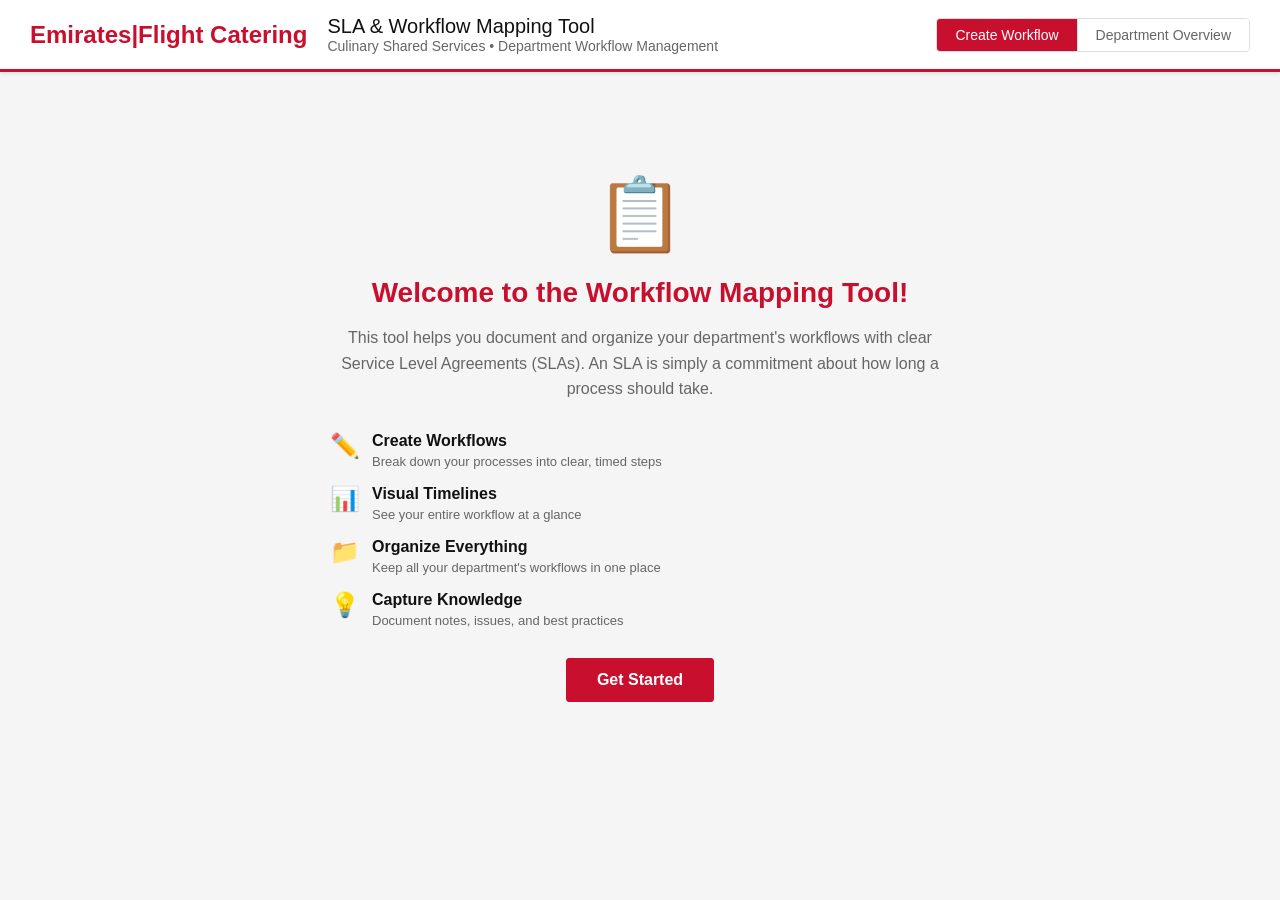
<file: sla-workflow-mapper.html>
<!DOCTYPE html>
<html lang="en">
<head>
<meta charset="UTF-8" />
<meta name="viewport" content="width=device-width, initial-scale=1.0"/>
<title>SLA & Workflow Mapping Tool - EKFC</title>
<style>
  :root{
    --ekfc-red:#C8102E; --ekfc-red-dark:#A00E24; --gold:#B8975F;
    --text:#111; --muted:#666; --bg:#f5f5f5; --card:#fff; --line:#ddd; --soft:#f8f8f8;
    --priority-high:#FF6B6B; --priority-medium:#FFD93D; --priority-low:#6BCB77;
    --step-task:#4ECDC4; --step-approval:#9B59B6; --step-review:#F39C12;
    --step-decision:#F1C40F; --step-external:#95A5A6;
    --sla-good:#6BCB77; --sla-warning:#FFD93D; --sla-danger:#FF6B6B;
  }
  *{margin:0;padding:0;box-sizing:border-box}
  body{font-family:Arial,Helvetica,sans-serif;background:var(--bg);min-height:100vh;color:var(--text)}

  /* Header */
  .header{background:var(--card);border-bottom:3px solid var(--ekfc-red);padding:15px 30px;box-shadow:0 2px 4px rgba(0,0,0,.08)}
  .header-content{max-width:1400px;margin:0 auto;display:flex;justify-content:space-between;align-items:center}
  .header-left{display:flex;align-items:center;gap:20px}
  .logo-text{color:var(--ekfc-red);font-size:24px;font-weight:bold}
  .header h1{font-size:20px;font-weight:normal}
  .header-subtitle{color:var(--muted);font-size:14px}
  .nav-tabs{display:flex;background:var(--card);border-radius:4px;overflow:hidden;border:1px solid var(--line)}
  .nav-tab{background:var(--card);border:none;color:#666;padding:8px 18px;cursor:pointer;font-size:14px;transition:.2s;border-right:1px solid var(--line)}
  .nav-tab:last-child{border-right:none}
  .nav-tab:hover{background:var(--soft)}
  .nav-tab.active{background:var(--ekfc-red);color:#fff}

  /* Container */
  .container{max-width:1400px;margin:20px auto;padding:0 20px}
  .page{display:none}
  .page.active{display:block}

  /* Panel */
  .panel{background:var(--card);border:1px solid var(--line);border-radius:4px;padding:20px;box-shadow:0 2px 4px rgba(0,0,0,.05);margin-bottom:20px}
  .panel-title{font-size:16px;margin-bottom:14px;padding-bottom:10px;border-bottom:2px solid var(--gold);font-weight:600}

  /* Two column layout */
  .two-column{display:grid;grid-template-columns:1fr 380px;gap:20px}

  /* Form elements */
  .form-group{margin-bottom:15px}
  .form-group label{display:block;font-size:13px;font-weight:600;margin-bottom:5px;position:relative}
  .form-group label .tooltip-icon{display:inline-block;margin-left:4px;width:16px;height:16px;background:#999;color:#fff;border-radius:50%;text-align:center;line-height:16px;font-size:11px;cursor:help}
  input,select,textarea{width:100%;padding:8px;border:1px solid #ccc;border-radius:3px;font-size:13px;font-family:inherit}
  input:focus,select:focus,textarea:focus{outline:none;border-color:var(--ekfc-red)}
  .form-row{display:grid;grid-template-columns:1fr 1fr;gap:15px}
  .form-row-3{display:grid;grid-template-columns:2fr 1fr 1fr;gap:10px}

  /* Buttons */
  .btn{background:var(--card);border:1px solid var(--line);padding:10px 20px;border-radius:3px;cursor:pointer;font-size:14px;font-weight:600;transition:.2s;font-family:inherit}
  .btn:hover{background:var(--soft)}
  .btn-primary{background:var(--ekfc-red);color:#fff;border-color:var(--ekfc-red)}
  .btn-primary:hover{background:var(--ekfc-red-dark)}
  .btn-success{background:#28a745;color:#fff;border-color:#28a745}
  .btn-success:hover{background:#218838}
  .btn-secondary{background:#6c757d;color:#fff;border-color:#6c757d}
  .btn-secondary:hover{background:#5a6268}
  .btn-danger{background:#dc3545;color:#fff;border-color:#dc3545}
  .btn-danger:hover{background:#c82333}
  .btn-small{padding:6px 12px;font-size:12px}
  .btn-icon{padding:6px 10px;font-size:16px;line-height:1}

  /* Step Card */
  .step-card{background:var(--soft);border:1px solid var(--line);border-radius:4px;padding:15px;margin-bottom:12px;position:relative}
  .step-card-header{display:flex;justify-content:space-between;align-items:flex-start;margin-bottom:12px}
  .step-number{width:32px;height:32px;background:var(--ekfc-red);color:#fff;border-radius:50%;display:flex;align-items:center;justify-content:center;font-weight:bold;font-size:14px;margin-right:12px;flex-shrink:0}
  .step-header-left{display:flex;align-items:flex-start;flex:1}
  .step-header-right{display:flex;gap:6px}
  .drag-handle{cursor:move;color:#999;font-size:18px;margin-right:8px;user-select:none}
  .step-content{flex:1}

  /* Remarks Section */
  .remarks-section{margin-top:12px;padding-top:12px;border-top:1px solid #ddd}
  .remarks-toggle{background:transparent;border:none;color:var(--ekfc-red);font-size:12px;font-weight:600;cursor:pointer;padding:6px 0;display:flex;align-items:center;gap:4px}
  .remarks-toggle:hover{text-decoration:underline}
  .remarks-content{display:none;margin-top:10px}
  .remarks-content.show{display:block}
  .remarks-field{margin-bottom:10px}
  .remarks-field label{font-size:11px;color:#666;font-weight:600;margin-bottom:3px}
  .remarks-field textarea{font-size:12px;min-height:60px}

  /* Timeline Preview */
  .timeline-preview{background:#fff;border:1px solid var(--line);border-radius:4px;padding:20px;margin-top:20px}
  .timeline-container{display:flex;align-items:center;gap:0;margin-top:15px;overflow-x:auto;padding:10px 0}
  .timeline-step{flex:1;min-width:100px;text-align:center;position:relative}
  .timeline-block{height:60px;background:var(--step-task);border-radius:4px;display:flex;flex-direction:column;align-items:center;justify-content:center;color:#fff;font-size:11px;font-weight:600;margin:0 2px;position:relative}
  .timeline-arrow{width:20px;height:2px;background:#ccc;flex-shrink:0}
  .timeline-duration{font-size:10px;margin-top:4px;color:#666}

  /* Summary Panel */
  .summary-stat{display:flex;justify-content:space-between;align-items:center;padding:10px 0;border-bottom:1px solid #eee}
  .summary-stat:last-child{border-bottom:none}
  .summary-label{font-size:13px;color:#666}
  .summary-value{font-size:16px;font-weight:bold;color:var(--ekfc-red)}
  .sla-indicator{display:inline-block;padding:4px 12px;border-radius:12px;font-size:12px;font-weight:600;margin-top:10px}
  .sla-good{background:#d4edda;color:#155724}
  .sla-warning{background:#fff3cd;color:#856404}
  .sla-danger{background:#f8d7da;color:#721c24}

  /* Priority Badge */
  .priority-badge{display:inline-block;padding:3px 10px;border-radius:12px;font-size:11px;font-weight:700;text-transform:uppercase}
  .priority-high{background:var(--priority-high);color:#fff}
  .priority-medium{background:var(--priority-medium);color:#333}
  .priority-low{background:var(--priority-low);color:#fff}

  /* Step Type Badge */
  .step-type-badge{display:inline-block;padding:2px 8px;border-radius:10px;font-size:10px;font-weight:600;margin-left:8px}
  .type-task{background:var(--step-task);color:#fff}
  .type-approval{background:var(--step-approval);color:#fff}
  .type-review{background:var(--step-review);color:#fff}
  .type-decision{background:var(--step-decision);color:#333}
  .type-external{background:var(--step-external);color:#fff}

  /* Workflow Cards (Page 2) */
  .workflow-grid{display:grid;grid-template-columns:repeat(auto-fill,minmax(320px,1fr));gap:20px;margin-top:20px}
  .workflow-card{background:var(--card);border:1px solid var(--line);border-radius:4px;padding:18px;box-shadow:0 2px 4px rgba(0,0,0,.05);transition:.2s;cursor:pointer}
  .workflow-card:hover{box-shadow:0 4px 12px rgba(0,0,0,.1);transform:translateY(-2px)}
  .workflow-card-header{display:flex;justify-content:space-between;align-items:flex-start;margin-bottom:12px}
  .workflow-card-title{font-size:16px;font-weight:600;color:var(--ekfc-red);margin-bottom:4px}
  .workflow-card-category{font-size:11px;color:#999;text-transform:uppercase;font-weight:600}
  .workflow-card-stats{display:grid;grid-template-columns:1fr 1fr;gap:10px;margin-top:12px;padding-top:12px;border-top:1px solid #eee}
  .workflow-stat{font-size:11px;color:#666}
  .workflow-stat-value{font-size:16px;font-weight:bold;color:#333;display:block}
  .workflow-card-actions{display:flex;gap:6px;margin-top:12px;padding-top:12px;border-top:1px solid #eee}

  /* Analytics Dashboard */
  .analytics-grid{display:grid;grid-template-columns:repeat(auto-fit,minmax(240px,1fr));gap:20px;margin-bottom:20px}
  .analytics-card{background:var(--card);border:1px solid var(--line);border-radius:4px;padding:18px;box-shadow:0 2px 4px rgba(0,0,0,.05)}
  .analytics-value{font-size:32px;font-weight:bold;color:var(--ekfc-red);margin-bottom:5px}
  .analytics-label{font-size:12px;color:var(--muted);text-transform:uppercase;font-weight:600}
  .analytics-sub{font-size:11px;color:#777;margin-top:8px}

  /* Filter Bar */
  .filter-bar{background:var(--card);border:1px solid var(--line);border-radius:4px;padding:15px;margin-bottom:20px;display:flex;gap:12px;flex-wrap:wrap;align-items:center}
  .filter-bar input, .filter-bar select{width:auto;min-width:180px;padding:6px 10px;font-size:13px}
  .filter-bar label{font-size:12px;color:#666;margin-right:6px}

  /* Alert */
  .alert{padding:12px 15px;border-radius:4px;margin-bottom:20px;font-size:13px;line-height:1.5}
  .alert-info{background:#d1ecf1;border:1px solid #bee5eb;color:#0c5460}
  .alert-success{background:#d4edda;border:1px solid #c3e6cb;color:#155724}
  .alert-warning{background:#fff3cd;border:1px solid #ffeeba;color:#856404}

  /* Empty State */
  .empty-state{text-align:center;padding:60px 20px;color:#999}
  .empty-state-icon{font-size:64px;margin-bottom:20px;opacity:0.3}
  .empty-state-title{font-size:20px;margin-bottom:10px;color:#666}
  .empty-state-text{font-size:14px;margin-bottom:20px}

  /* Modal */
  .modal{position:fixed;top:0;left:0;right:0;bottom:0;background:rgba(0,0,0,.5);display:none;align-items:center;justify-content:center;z-index:1000;padding:20px}
  .modal.active{display:flex}
  .modal-content{background:#fff;border-radius:4px;padding:24px;max-width:800px;width:100%;max-height:90vh;overflow-y:auto}
  .modal-header{display:flex;justify-content:space-between;align-items:center;margin-bottom:20px;padding-bottom:16px;border-bottom:2px solid var(--gold)}
  .modal-title{font-size:20px;font-weight:600}
  .close-modal{background:transparent;border:none;font-size:28px;cursor:pointer;color:#999;line-height:1;padding:0;width:30px;height:30px}
  .close-modal:hover{color:#333}

  /* Tooltip */
  .tooltip{position:relative;display:inline-block}
  .tooltip .tooltiptext{visibility:hidden;width:220px;background:#333;color:#fff;text-align:center;border-radius:4px;padding:8px;position:absolute;z-index:1;bottom:125%;left:50%;margin-left:-110px;opacity:0;transition:opacity .3s;font-size:11px;line-height:1.4;font-weight:normal}
  .tooltip .tooltiptext::after{content:"";position:absolute;top:100%;left:50%;margin-left:-5px;border-width:5px;border-style:solid;border-color:#333 transparent transparent transparent}
  .tooltip:hover .tooltiptext{visibility:visible;opacity:1}

  /* Action buttons container */
  .action-buttons{display:flex;gap:10px;margin-top:20px;padding-top:20px;border-top:1px solid var(--line)}
  .action-buttons-right{justify-content:flex-end}

  /* Welcome Screen */
  .welcome-screen{text-align:center;max-width:700px;margin:60px auto;padding:40px}
  .welcome-icon{font-size:72px;margin-bottom:20px}
  .welcome-title{font-size:28px;font-weight:bold;margin-bottom:16px;color:var(--ekfc-red)}
  .welcome-text{font-size:16px;line-height:1.6;color:#666;margin-bottom:30px}
  .welcome-features{text-align:left;margin:30px 0}
  .welcome-feature{display:flex;align-items:flex-start;gap:12px;margin-bottom:16px}
  .welcome-feature-icon{font-size:24px;color:var(--ekfc-red)}
  .welcome-feature-text{flex:1}
  .welcome-feature-title{font-weight:600;margin-bottom:4px}
  .welcome-feature-desc{font-size:13px;color:#666}

  /* ===== ENHANCED DROPDOWN STYLES (V2.0) ===== */

  /* Standard Dropdown Enhancement */
  .dropdown-standard{
    width:100%;
    padding:8px 12px;
    border:1px solid #ccc;
    border-radius:4px;
    font-size:13px;
    font-family:inherit;
    background:#fff;
    cursor:pointer;
    transition:border-color 0.2s;
  }
  .dropdown-standard:hover{
    border-color:var(--ekfc-red);
  }
  .dropdown-standard:focus{
    outline:none;
    border-color:var(--ekfc-red);
    box-shadow:0 0 0 3px rgba(200, 16, 46, 0.1);
  }

  /* Searchable Dropdown */
  .searchable-dropdown{
    position:relative;
    width:100%;
  }
  .searchable-dropdown-input{
    width:100%;
    padding:8px 30px 8px 12px;
    border:1px solid #ccc;
    border-radius:4px;
    font-size:13px;
    cursor:pointer;
  }
  .searchable-dropdown-input:focus{
    outline:none;
    border-color:var(--ekfc-red);
    box-shadow:0 0 0 3px rgba(200, 16, 46, 0.1);
  }
  .searchable-dropdown-arrow{
    position:absolute;
    right:8px;
    top:50%;
    transform:translateY(-50%);
    pointer-events:none;
    color:#666;
    font-size:10px;
  }
  .searchable-dropdown-options{
    position:absolute;
    top:100%;
    left:0;
    right:0;
    background:#fff;
    border:1px solid #ccc;
    border-top:none;
    border-radius:0 0 4px 4px;
    max-height:250px;
    overflow-y:auto;
    z-index:1000;
    box-shadow:0 4px 6px rgba(0,0,0,0.1);
  }
  .dropdown-option{
    padding:8px 12px;
    cursor:pointer;
    font-size:13px;
    transition:background 0.15s;
  }
  .dropdown-option:hover{
    background:#f8f8f8;
  }
  .dropdown-option.selected{
    background:#e8f6f5;
    color:var(--ekfc-red);
  }
  .dropdown-category{
    padding:6px 12px;
    font-size:11px;
    font-weight:600;
    color:#95A5A6;
    text-transform:uppercase;
    background:#f8f8f8;
    border-top:1px solid #eee;
  }
  .dropdown-category:first-child{
    border-top:none;
  }
  .no-results{
    padding:10px;
    color:#999;
    text-align:center;
    font-size:12px;
  }

  /* Multi-Select Dropdown */
  .multi-select-dropdown{
    position:relative;
    width:100%;
  }
  .multi-select-tags{
    display:flex;
    flex-wrap:wrap;
    gap:4px;
    padding:6px;
    border:1px solid #ccc;
    border-radius:4px;
    min-height:38px;
    background:#fff;
    cursor:text;
  }
  .multi-select-tags:focus-within{
    border-color:var(--ekfc-red);
    box-shadow:0 0 0 3px rgba(200, 16, 46, 0.1);
  }
  .multi-select-input{
    flex:1;
    min-width:120px;
    border:none;
    outline:none;
    padding:2px 4px;
    font-size:13px;
  }
  .multi-select-options{
    position:absolute;
    top:100%;
    left:0;
    right:0;
    background:#fff;
    border:1px solid #ccc;
    border-top:none;
    border-radius:0 0 4px 4px;
    max-height:200px;
    overflow-y:auto;
    z-index:1000;
    box-shadow:0 4px 6px rgba(0,0,0,0.1);
  }
  .multi-select-option{
    display:flex;
    align-items:center;
    gap:8px;
    padding:6px 12px;
    cursor:pointer;
    font-size:13px;
    transition:background 0.15s;
  }
  .multi-select-option:hover{
    background:#f8f8f8;
  }
  .multi-select-option input[type="checkbox"]{
    width:auto;
    cursor:pointer;
  }
  .multi-select-count{
    position:absolute;
    top:-20px;
    right:0;
    font-size:11px;
    color:#999;
  }

  /* Tag Styling */
  .tag{
    display:inline-flex;
    align-items:center;
    gap:4px;
    padding:4px 8px;
    border-radius:12px;
    font-size:11px;
    font-weight:500;
    white-space:nowrap;
  }
  .tag-remove{
    cursor:pointer;
    font-weight:bold;
    font-size:14px;
    line-height:1;
    opacity:0.7;
    transition:opacity 0.2s;
  }
  .tag-remove:hover{
    opacity:1;
  }

  /* Tags Container (for remarks section) */
  .tags-container{
    display:flex;
    flex-wrap:wrap;
    gap:6px;
    margin-bottom:8px;
  }
  .tag-selector{
    display:flex;
    flex-wrap:wrap;
    gap:6px;
    margin-bottom:10px;
    padding:10px;
    background:#f9f9f9;
    border-radius:4px;
  }
  .tag-option{
    padding:4px 10px;
    border:1px solid #ddd;
    border-radius:12px;
    font-size:11px;
    cursor:pointer;
    background:#fff;
    transition:all 0.2s;
  }
  .tag-option:hover{
    background:#f8f8f8;
    border-color:#999;
  }
  .tag-option.selected{
    background:var(--ekfc-red);
    color:#fff;
    border-color:var(--ekfc-red);
  }

  /* Validation Warnings */
  .validation-warning{
    padding:8px 12px;
    margin-top:8px;
    border-radius:3px;
    font-size:12px;
    line-height:1.4;
  }
  .validation-warning.validation-warning{
    background:#fff3cd;
    border-left:3px solid #F39C12;
    color:#856404;
  }
  .validation-warning.validation-error{
    background:#f8d7da;
    border-left:3px solid #E74C3C;
    color:#721c24;
  }
  .validation-warning.validation-info,
  .validation-warning.validation-tip{
    background:#d1ecf1;
    border-left:3px solid #3498DB;
    color:#0c5460;
  }

  /* Status Badge */
  .status-badge{
    display:inline-block;
    padding:3px 10px;
    border-radius:12px;
    font-size:11px;
    font-weight:700;
    text-transform:uppercase;
  }
  .status-draft{background:#95A5A620;color:#95A5A6;border:1px solid #95A5A6}
  .status-active{background:#3498DB20;color:#3498DB;border:1px solid #3498DB}
  .status-under-review{background:#F39C1220;color:#F39C12;border:1px solid #F39C12}
  .status-approved{background:#27AE6020;color:#27AE60;border:1px solid #27AE60}
  .status-on-hold{background:#E67E2220;color:#E67E22;border:1px solid #E67E22}
  .status-archived{background:#7F8C8D20;color:#7F8C8D;border:1px solid #7F8C8D}
  .status-obsolete{background:#2C3E5020;color:#2C3E50;border:1px solid #2C3E50}

  /* Risk Level Badge */
  .risk-badge{
    display:inline-block;
    padding:3px 10px;
    border-radius:12px;
    font-size:11px;
    font-weight:700;
  }
  .risk-low{background:#27AE6020;color:#27AE60;border:1px solid #27AE60}
  .risk-medium{background:#F39C1220;color:#F39C12;border:1px solid #F39C12}
  .risk-high{background:#E74C3C20;color:#E74C3C;border:1px solid #E74C3C}

  /* Enhanced form layout for new fields */
  .form-row-4{
    display:grid;
    grid-template-columns:repeat(4, 1fr);
    gap:10px;
  }
  .form-group-inline{
    display:flex;
    align-items:center;
    gap:10px;
  }
  .form-group-inline label{
    margin-bottom:0;
    white-space:nowrap;
  }

  /* Responsive adjustments */
  @media (max-width: 768px) {
    .form-row-3, .form-row-4{
      grid-template-columns:1fr;
    }
    .searchable-dropdown-options,
    .multi-select-options{
      max-height:180px;
    }
  }
</style>
</head>
<body>
  <!-- Header -->
  <div class="header">
    <div class="header-content">
      <div class="header-left">
        <span class="logo-text">Emirates|Flight Catering</span>
        <div>
          <h1>SLA & Workflow Mapping Tool</h1>
          <div class="header-subtitle">Culinary Shared Services • Department Workflow Management</div>
        </div>
      </div>
      <div class="nav-tabs">
        <button class="nav-tab active" onclick="switchPage('builder')">Create Workflow</button>
        <button class="nav-tab" onclick="switchPage('overview')">Department Overview</button>
      </div>
    </div>
  </div>

  <div class="container">
    <!-- ===== PAGE 1: WORKFLOW BUILDER ===== -->
    <div id="builder-page" class="page active">
      <!-- Welcome Screen (shows on first visit) -->
      <div id="welcomeScreen" class="welcome-screen" style="display:none">
        <div class="welcome-icon">📋</div>
        <h2 class="welcome-title">Welcome to the Workflow Mapping Tool!</h2>
        <p class="welcome-text">
          This tool helps you document and organize your department's workflows with clear Service Level Agreements (SLAs).
          An SLA is simply a commitment about how long a process should take.
        </p>
        <div class="welcome-features">
          <div class="welcome-feature">
            <div class="welcome-feature-icon">✏️</div>
            <div class="welcome-feature-text">
              <div class="welcome-feature-title">Create Workflows</div>
              <div class="welcome-feature-desc">Break down your processes into clear, timed steps</div>
            </div>
          </div>
          <div class="welcome-feature">
            <div class="welcome-feature-icon">📊</div>
            <div class="welcome-feature-text">
              <div class="welcome-feature-title">Visual Timelines</div>
              <div class="welcome-feature-desc">See your entire workflow at a glance</div>
            </div>
          </div>
          <div class="welcome-feature">
            <div class="welcome-feature-icon">📁</div>
            <div class="welcome-feature-text">
              <div class="welcome-feature-title">Organize Everything</div>
              <div class="welcome-feature-desc">Keep all your department's workflows in one place</div>
            </div>
          </div>
          <div class="welcome-feature">
            <div class="welcome-feature-icon">💡</div>
            <div class="welcome-feature-text">
              <div class="welcome-feature-title">Capture Knowledge</div>
              <div class="welcome-feature-desc">Document notes, issues, and best practices</div>
            </div>
          </div>
        </div>
        <button class="btn btn-primary" onclick="closeWelcome()" style="font-size:16px;padding:12px 30px">Get Started</button>
      </div>

      <!-- Main Workflow Builder -->
      <div id="builderMain" class="two-column">
        <!-- Left Column: Workflow Builder -->
        <div>
          <!-- Workflow Header -->
          <div class="panel">
            <h2 class="panel-title">Workflow Information</h2>
            <div class="form-group">
              <label>
                Workflow Name *
                <span class="tooltip">
                  <span class="tooltip-icon">?</span>
                  <span class="tooltiptext">Give your workflow a clear, descriptive name (e.g., "Monthly Report Processing", "New Employee Onboarding")</span>
                </span>
              </label>
              <input type="text" id="workflowName" placeholder="e.g., Equipment Request Processing">
            </div>

            <div class="form-row">
              <div class="form-group">
                <label>
                  Department/Function *
                  <span class="tooltip">
                    <span class="tooltip-icon">?</span>
                    <span class="tooltiptext">Which department or function owns this workflow?</span>
                  </span>
                </label>
                <div id="workflowDepartment-container"></div>
              </div>

              <div class="form-group">
                <label>
                  Workflow Category/Type *
                  <span class="tooltip">
                    <span class="tooltip-icon">?</span>
                    <span class="tooltiptext">What type of workflow is this?</span>
                  </span>
                </label>
                <div id="workflowCategory-container"></div>
              </div>
            </div>

            <div class="form-row">
              <div class="form-group">
                <label>
                  Initiation Source *
                  <span class="tooltip">
                    <span class="tooltip-icon">?</span>
                    <span class="tooltiptext">How is this workflow typically initiated?</span>
                  </span>
                </label>
                <div id="workflowInitiationSource-container"></div>
              </div>

              <div class="form-group">
                <label>
                  Priority Level *
                  <span class="tooltip">
                    <span class="tooltip-icon">?</span>
                    <span class="tooltiptext">How critical is this workflow to operations?</span>
                  </span>
                </label>
                <select id="workflowPriority" class="dropdown-standard" onchange="updateWorkflowField('priority', this.value)">
                  <option value="high">🔴 High (Urgent/Critical)</option>
                  <option value="medium" selected>🟡 Medium (Standard)</option>
                  <option value="low">🟢 Low (Nice to have)</option>
                </select>
              </div>
            </div>

            <div class="form-row">
              <div class="form-group">
                <label>
                  Workflow Status *
                  <span class="tooltip">
                    <span class="tooltip-icon">?</span>
                    <span class="tooltiptext">Current status of this workflow definition</span>
                  </span>
                </label>
                <div id="workflowStatus-container"></div>
              </div>

              <div class="form-group">
                <label>
                  Workflow Owner (Role) *
                  <span class="tooltip">
                    <span class="tooltip-icon">?</span>
                    <span class="tooltiptext">Role responsible for this workflow (not personal name)</span>
                  </span>
                </label>
                <div id="workflowOwner-container"></div>
              </div>
            </div>
          </div>

          <!-- Workflow Steps -->
          <div class="panel">
            <h2 class="panel-title">Workflow Steps</h2>
            <div id="stepsContainer"></div>
            <button class="btn btn-success" onclick="addStep()">+ Add Step</button>
          </div>

          <!-- Visual Timeline -->
          <div class="timeline-preview">
            <h3 style="font-size:15px;font-weight:600;margin-bottom:4px">Workflow Timeline</h3>
            <p style="font-size:12px;color:#666;margin-bottom:15px">Visual representation of your workflow duration</p>
            <div id="timelineContainer" class="timeline-container">
              <div style="color:#999;font-size:13px;text-align:center;padding:20px">Add steps to see your timeline</div>
            </div>
          </div>

          <!-- Action Buttons -->
          <div class="action-buttons action-buttons-right">
            <button class="btn" onclick="resetWorkflow()">Clear Form</button>
            <button class="btn btn-secondary" onclick="saveDraft()">Save as Draft</button>
            <button class="btn" onclick="validateWorkflow()" style="background:#3498DB;color:#fff;border-color:#3498DB">🔍 Check Workflow</button>
            <button class="btn btn-primary" onclick="addToCollection()">Add to Department Collection</button>
          </div>
        </div>

        <!-- Right Column: Summary Panel -->
        <div>
          <div class="panel" style="position:sticky;top:20px">
            <h2 class="panel-title">Workflow Summary</h2>

            <div class="summary-stat">
              <span class="summary-label">Total Steps</span>
              <span class="summary-value" id="summaryStepCount">0</span>
            </div>

            <div class="summary-stat">
              <span class="summary-label">Total Duration</span>
              <span class="summary-value" id="summaryTotalDuration">0 hours</span>
            </div>

            <div class="summary-stat">
              <span class="summary-label">Longest Step</span>
              <span class="summary-value" id="summaryLongestStep">—</span>
            </div>

            <div class="summary-stat">
              <span class="summary-label">Approval Points</span>
              <span class="summary-value" id="summaryApprovals">0</span>
            </div>

            <div class="summary-stat">
              <span class="summary-label">External Dependencies</span>
              <span class="summary-value" id="summaryExternal">0</span>
            </div>

            <div style="margin-top:20px;padding-top:20px;border-top:1px solid #eee">
              <label style="font-size:13px;font-weight:600;margin-bottom:8px;display:block">
                Target SLA (in business days)
                <span class="tooltip">
                  <span class="tooltip-icon">?</span>
                  <span class="tooltiptext">Set your target completion time. We'll show if your steps fit within this goal.</span>
                </span>
              </label>
              <input type="number" id="slaTarget" placeholder="e.g., 5" style="width:100px" min="1" oninput="updateSummary()">
            </div>

            <div id="slaStatus" style="margin-top:15px"></div>

            <div style="margin-top:20px;padding-top:20px;border-top:1px solid #eee">
              <button class="btn btn-secondary" style="width:100%;margin-bottom:8px" onclick="exportWorkflow()">Export Workflow</button>
              <button class="btn" style="width:100%" onclick="loadTemplate()">Load Template</button>
            </div>
          </div>
        </div>
      </div>
    </div>

    <!-- ===== PAGE 2: DEPARTMENT OVERVIEW ===== -->
    <div id="overview-page" class="page">
      <!-- Department Header -->
      <div class="panel">
        <div style="display:flex;justify-content:space-between;align-items:center">
          <div>
            <h2 style="font-size:24px;font-weight:bold;margin-bottom:4px" id="deptName">Department Workflows</h2>
            <p style="font-size:14px;color:#666"><span id="workflowCount">0</span> workflows • Last updated: <span id="lastUpdated">—</span></p>
          </div>
          <div style="display:flex;gap:10px">
            <button class="btn" onclick="importWorkflows()">📥 Import</button>
            <button class="btn btn-secondary" onclick="exportAll()">📤 Export All</button>
            <button class="btn btn-primary" onclick="switchPage('builder')">+ Create New Workflow</button>
          </div>
        </div>
      </div>

      <!-- Analytics Dashboard -->
      <div class="analytics-grid" id="analyticsGrid">
        <div class="analytics-card">
          <div class="analytics-value" id="avgDuration">—</div>
          <div class="analytics-label">Average Duration</div>
          <div class="analytics-sub">Across all workflows</div>
        </div>
        <div class="analytics-card">
          <div class="analytics-value" id="shortestWorkflow">—</div>
          <div class="analytics-label">Shortest Workflow</div>
          <div class="analytics-sub" id="shortestName">—</div>
        </div>
        <div class="analytics-card">
          <div class="analytics-value" id="longestWorkflow">—</div>
          <div class="analytics-label">Longest Workflow</div>
          <div class="analytics-sub" id="longestName">—</div>
        </div>
        <div class="analytics-card">
          <div class="analytics-value" id="totalApprovals">—</div>
          <div class="analytics-label">Total Approvals</div>
          <div class="analytics-sub">Across all workflows</div>
        </div>
      </div>

      <!-- Filter Bar -->
      <div class="filter-bar">
        <input type="text" id="searchBox" placeholder="🔍 Search workflows..." oninput="filterWorkflows()">
        <select id="filterCategory" onchange="filterWorkflows()">
          <option value="">All Categories</option>
        </select>
        <select id="filterPriority" onchange="filterWorkflows()">
          <option value="">All Priorities</option>
          <option value="high">High Priority</option>
          <option value="medium">Medium Priority</option>
          <option value="low">Low Priority</option>
        </select>
        <select id="sortBy" onchange="filterWorkflows()">
          <option value="name">Sort by Name</option>
          <option value="duration">Sort by Duration</option>
          <option value="date">Sort by Date Created</option>
          <option value="priority">Sort by Priority</option>
        </select>
      </div>

      <!-- Workflow Cards Grid -->
      <div id="workflowsGrid" class="workflow-grid"></div>

      <!-- Empty State -->
      <div id="emptyState" class="empty-state" style="display:none">
        <div class="empty-state-icon">📋</div>
        <h3 class="empty-state-title">No Workflows Yet</h3>
        <p class="empty-state-text">Start by creating your first workflow to see it here.</p>
        <button class="btn btn-primary" onclick="switchPage('builder')">Create Your First Workflow</button>
      </div>
    </div>
  </div>

  <!-- Workflow Detail Modal -->
  <div id="detailModal" class="modal">
    <div class="modal-content">
      <div class="modal-header">
        <h3 class="modal-title" id="modalWorkflowName">Workflow Details</h3>
        <button class="close-modal" onclick="closeDetailModal()">&times;</button>
      </div>
      <div id="modalContent"></div>
      <div class="action-buttons action-buttons-right">
        <button class="btn" onclick="closeDetailModal()">Close</button>
        <button class="btn btn-secondary" onclick="editWorkflow(currentViewWorkflow)">Edit Workflow</button>
        <button class="btn btn-success" onclick="exportSingleWorkflow(currentViewWorkflow)">Export</button>
      </div>
    </div>
  </div>

  <!-- Workflow Validation Modal -->
  <div id="validationModal" class="modal">
    <div class="modal-content">
      <div class="modal-header">
        <h3 class="modal-title">🔍 Workflow Validation Results</h3>
        <button class="close-modal" onclick="closeValidationModal()">&times;</button>
      </div>
      <div id="validationContent"></div>
      <div class="action-buttons action-buttons-right">
        <button class="btn btn-primary" onclick="closeValidationModal()">Close</button>
      </div>
    </div>
  </div>

<!-- Include Dropdown Configuration and Components -->
<script src="dropdownConfig.js"></script>
<script src="dropdownComponents.js"></script>

<script>
/* ===== STATE MANAGEMENT ===== */
let workflows = [];
let currentWorkflow = {
  id: null,
  name: '',
  category: '', // Category ID
  categoryData: {}, // Full category object
  owner: '', // Owner role
  department: '', // Department ID
  departmentData: {}, // Full department object
  priority: 'medium',
  status: 'draft', // NEW: Workflow status
  initiationSource: '', // NEW: How workflow was initiated
  initiationSourceData: {}, // Full initiation source object
  dateCreated: null,
  dateModified: null,
  steps: [],
  slaTarget: null
};
let stepCounter = 0;
let currentViewWorkflow = null;

// Color mappings
const stepTypeColors = {
  'task': '#4ECDC4',
  'approval': '#9B59B6',
  'review': '#F39C12',
  'decision': '#F1C40F',
  'external': '#95A5A6'
};

/* ===== INITIALIZATION ===== */
function init() {
  loadFromLocalStorage();

  // Show welcome on first visit
  if (!localStorage.getItem('hasVisitedBefore')) {
    document.getElementById('welcomeScreen').style.display = 'block';
    document.getElementById('builderMain').style.display = 'none';
  }

  // Initialize workflow header dropdowns
  initWorkflowHeaderDropdowns();

  // Populate filter dropdowns
  updateFilterDropdowns();

  // Render overview page
  renderOverviewPage();
}

function closeWelcome() {
  document.getElementById('welcomeScreen').style.display = 'none';
  document.getElementById('builderMain').style.display = 'grid';
  localStorage.setItem('hasVisitedBefore', 'true');
}

/* ===== WORKFLOW HEADER DROPDOWN INITIALIZATION ===== */
function initWorkflowHeaderDropdowns() {
  // Department Dropdown
  const deptContainer = document.getElementById('workflowDepartment-container');
  if (deptContainer) {
    deptContainer.innerHTML = DropdownComponents.createStandardDropdown({
      id: 'workflowDepartment',
      name: 'workflowDepartment',
      items: dropdownConfig.departments,
      selectedValue: currentWorkflow.department,
      placeholder: 'Select department...',
      required: true,
      showIcons: false,
      includeRecent: true,
      recentField: 'workflowDepartment',
      onChange: 'updateWorkflowField("department", this.value)'
    });
  }

  // Category Dropdown
  const catContainer = document.getElementById('workflowCategory-container');
  if (catContainer) {
    catContainer.innerHTML = DropdownComponents.createStandardDropdown({
      id: 'workflowCategory',
      name: 'workflowCategory',
      items: dropdownConfig.categories,
      selectedValue: currentWorkflow.category,
      placeholder: 'Select category...',
      required: true,
      showIcons: true,
      includeRecent: true,
      recentField: 'workflowCategory',
      onChange: 'updateWorkflowField("category", this.value)'
    });
  }

  // Initiation Source Dropdown
  const initSourceContainer = document.getElementById('workflowInitiationSource-container');
  if (initSourceContainer) {
    initSourceContainer.innerHTML = DropdownComponents.createStandardDropdown({
      id: 'workflowInitiationSource',
      name: 'workflowInitiationSource',
      items: dropdownConfig.initiationSources,
      selectedValue: currentWorkflow.initiationSource,
      placeholder: 'Select initiation source...',
      required: true,
      includeRecent: true,
      recentField: 'workflowInitiationSource',
      onChange: 'updateWorkflowField("initiationSource", this.value)'
    });
  }

  // Status Dropdown
  const statusContainer = document.getElementById('workflowStatus-container');
  if (statusContainer) {
    statusContainer.innerHTML = DropdownComponents.createStandardDropdown({
      id: 'workflowStatus',
      name: 'workflowStatus',
      items: dropdownConfig.statuses,
      selectedValue: currentWorkflow.status || 'draft',
      placeholder: 'Select status...',
      required: true,
      onChange: 'updateWorkflowField("status", this.value)'
    });
  }

  // Owner (Searchable Role Dropdown)
  const ownerContainer = document.getElementById('workflowOwner-container');
  if (ownerContainer) {
    const allRoles = DropdownHelpers.getAllRolesWithCategories();
    ownerContainer.innerHTML = DropdownComponents.createSearchableDropdown({
      id: 'workflowOwner',
      name: 'workflowOwner',
      items: allRoles,
      selectedValue: currentWorkflow.owner,
      placeholder: 'Search or select role...',
      required: true,
      showCategories: true,
      onChange: 'updateWorkflowOwner()'
    });
  }
}

/* ===== UPDATE WORKFLOW OWNER ===== */
function updateWorkflowOwner() {
  const hiddenInput = document.getElementById('workflowOwner-value');
  if (hiddenInput) {
    currentWorkflow.owner = hiddenInput.value;
  }
}

/* ===== UPDATE WORKFLOW FIELD ===== */
function updateWorkflowField(field, value) {
  currentWorkflow[field] = value;

  // Save to recent selections
  DropdownHelpers.saveRecentSelection(`workflow${field.charAt(0).toUpperCase() + field.slice(1)}`, value);

  // Update summary if needed
  if (field === 'priority' || field === 'department' || field === 'status') {
    updateSummary();
  }
}

/* ===== PAGE SWITCHING ===== */
function switchPage(page) {
  document.querySelectorAll('.nav-tab').forEach(t => t.classList.remove('active'));
  document.querySelectorAll('.page').forEach(p => p.classList.remove('active'));

  if (page === 'builder') {
    document.querySelector('.nav-tab:nth-child(1)').classList.add('active');
    document.getElementById('builder-page').classList.add('active');
  } else {
    document.querySelector('.nav-tab:nth-child(2)').classList.add('active');
    document.getElementById('overview-page').classList.add('active');
    renderOverviewPage();
  }
}

/* ===== WORKFLOW BUILDER (PAGE 1) ===== */
function addStep() {
  stepCounter++;
  const step = {
    id: stepCounter,
    number: currentWorkflow.steps.length + 1,
    name: '',
    description: '',
    responsiblePerson: '',
    responsibleRole: '', // NEW: Role title
    responsibleDepartments: [], // NEW: Multi-select departments
    expectedDuration: '',
    durationUnit: 'business-days', // Changed default to business-days
    slaBuffer: '',
    stepType: 'task',
    stepTypeData: {}, // Full step type object
    commonActivity: '', // NEW: Activity ID
    commonActivityData: {}, // Full activity object
    dependencies: [], // NEW: Array of dependency IDs
    dependenciesData: [], // Full dependency objects
    riskLevel: '', // NEW: low/medium/high
    stepStatus: 'not-started', // NEW: Step status for tracking
    remarks: {
      notes: '',
      knownIssues: '',
      knownIssuesTags: [], // NEW: Array of tag IDs
      dependencies: '',
      bestPractices: '',
      bestPracticesTags: [], // NEW: Array of tag IDs
      freeformComments: ''
    }
  };

  currentWorkflow.steps.push(step);
  renderSteps();
  updateSummary();
  updateTimeline();
}

function renderSteps() {
  const container = document.getElementById('stepsContainer');

  if (currentWorkflow.steps.length === 0) {
    container.innerHTML = '<div class="alert alert-info">Click "Add Step" below to start building your workflow. Each step represents a phase in your process.</div>';
    return;
  }

  // First, render HTML structure with placeholder containers
  container.innerHTML = currentWorkflow.steps.map((step, index) => `
    <div class="step-card" data-step-id="${step.id}">
      <div class="step-card-header">
        <div class="step-header-left">
          <span class="drag-handle" title="Drag to reorder">⋮⋮</span>
          <div class="step-number">${index + 1}</div>
          <div class="step-content">
            <!-- Step Name -->
            <div class="form-group" style="margin-bottom:8px">
              <input type="text" placeholder="Step name (e.g., Submit Request)"
                     value="${step.name || ''}"
                     onchange="updateStepField(${step.id}, 'name', this.value)"
                     style="font-weight:600;font-size:14px">
            </div>

            <!-- Step Description -->
            <div class="form-group" style="margin-bottom:8px">
              <textarea placeholder="Brief description of this step..."
                        onchange="updateStepField(${step.id}, 'description', this.value)"
                        style="min-height:50px">${step.description || ''}</textarea>
            </div>

            <!-- Row 1: Step Type & Common Activity -->
            <div class="form-row" style="margin-bottom:8px">
              <div class="form-group" style="margin-bottom:0">
                <label style="font-size:11px">Step Type *</label>
                <div id="step-${step.id}-type-container"></div>
              </div>
              <div class="form-group" style="margin-bottom:0">
                <label style="font-size:11px">Common Activity</label>
                <div id="step-${step.id}-activity-container"></div>
              </div>
            </div>

            <!-- Row 2: Responsible Role & Duration -->
            <div class="form-row-3" style="margin-bottom:8px">
              <div class="form-group" style="margin-bottom:0">
                <label style="font-size:11px">Responsible Role *</label>
                <div id="step-${step.id}-role-container"></div>
              </div>
              <div class="form-group" style="margin-bottom:0">
                <label style="font-size:11px">Duration *</label>
                <input type="number" placeholder="5" min="0" step="0.5"
                       value="${step.expectedDuration || ''}"
                       onchange="updateStepField(${step.id}, 'expectedDuration', this.value)"
                       style="width:100%">
              </div>
              <div class="form-group" style="margin-bottom:0">
                <label style="font-size:11px">Unit</label>
                <div id="step-${step.id}-duration-unit-container"></div>
              </div>
            </div>

            <!-- Row 3: Risk Level, Step Status, Buffer -->
            <div class="form-row-3" style="margin-bottom:8px">
              <div class="form-group" style="margin-bottom:0">
                <label style="font-size:11px">Risk Level</label>
                <div id="step-${step.id}-risk-container"></div>
              </div>
              <div class="form-group" style="margin-bottom:0">
                <label style="font-size:11px">Step Status</label>
                <div id="step-${step.id}-status-container"></div>
              </div>
              <div class="form-group" style="margin-bottom:0">
                <label style="font-size:11px">
                  Buffer Time
                  <span class="tooltip">
                    <span class="tooltip-icon">?</span>
                    <span class="tooltiptext">Extra time for unexpected delays (same unit as duration)</span>
                  </span>
                </label>
                <input type="number" placeholder="0" min="0" step="0.5"
                       value="${step.slaBuffer || ''}"
                       onchange="updateStepField(${step.id}, 'slaBuffer', this.value)"
                       style="width:100%">
              </div>
            </div>

            <!-- Row 4: Dependencies (Multi-select) -->
            <div class="form-group" style="margin-bottom:0">
              <label style="font-size:11px">Dependencies (What this step requires)</label>
              <div id="step-${step.id}-dependencies-container"></div>
            </div>

            <!-- Validation Warnings -->
            <div id="step-${step.id}-warnings"></div>
          </div>
        </div>
        <div class="step-header-right">
          <button class="btn btn-icon btn-small" onclick="moveStepUp(${index})" ${index === 0 ? 'disabled' : ''} title="Move up">↑</button>
          <button class="btn btn-icon btn-small" onclick="moveStepDown(${index})" ${index === currentWorkflow.steps.length - 1 ? 'disabled' : ''} title="Move down">↓</button>
          <button class="btn btn-danger btn-icon btn-small" onclick="removeStep(${step.id})" title="Remove step">×</button>
        </div>
      </div>

      <!-- Enhanced Remarks Section with Tags -->
      <div class="remarks-section">
        <button class="remarks-toggle" onclick="toggleRemarks(${step.id})">
          <span id="remarks-arrow-${step.id}">▶</span> Remarks & Notes (Optional)
        </button>
        <div class="remarks-content" id="remarks-${step.id}">
          <!-- General Notes -->
          <div class="remarks-field">
            <label>📝 Notes</label>
            <textarea placeholder="General notes about this step..."
                      onchange="updateRemarkField(${step.id}, 'notes', this.value)">${step.remarks.notes || ''}</textarea>
          </div>

          <!-- Known Issues with Tags -->
          <div class="remarks-field">
            <label>⚠️ Known Issues</label>
            <div class="tag-selector" id="step-${step.id}-issues-tags"></div>
            <textarea placeholder="Describe any known issues or challenges..."
                      onchange="updateRemarkField(${step.id}, 'knownIssues', this.value)">${step.remarks.knownIssues || ''}</textarea>
          </div>

          <!-- Best Practices with Tags -->
          <div class="remarks-field">
            <label>✅ Best Practices</label>
            <div class="tag-selector" id="step-${step.id}-practices-tags"></div>
            <textarea placeholder="Tips for completing this step efficiently..."
                      onchange="updateRemarkField(${step.id}, 'bestPractices', this.value)">${step.remarks.bestPractices || ''}</textarea>
          </div>

          <!-- Additional Comments -->
          <div class="remarks-field">
            <label>💬 Additional Comments</label>
            <textarea placeholder="Any other relevant information..."
                      onchange="updateRemarkField(${step.id}, 'freeformComments', this.value)">${step.remarks.freeformComments || ''}</textarea>
          </div>
        </div>
      </div>
    </div>
  `).join('');

  // Second, populate all dropdowns for each step
  currentWorkflow.steps.forEach((step, index) => {
    initializeStepDropdowns(step);
  });
}

/* ===== STEP DROPDOWN INITIALIZATION ===== */
function initializeStepDropdowns(step) {
  const stepId = step.id;

  // 1. Step Type Dropdown (with icons)
  const typeContainer = document.getElementById(`step-${stepId}-type-container`);
  if (typeContainer) {
    typeContainer.innerHTML = DropdownComponents.createStandardDropdown({
      id: `step-${stepId}-type`,
      name: `step-${stepId}-type`,
      items: dropdownConfig.stepTypes,
      selectedValue: step.stepType || 'task',
      placeholder: 'Select type...',
      required: true,
      showIcons: true,
      onChange: `updateStepType(${stepId}, this.value)`
    });
  }

  // 2. Common Activity Dropdown (cascades from Step Type)
  updateActivityDropdown(stepId, step.stepType || 'task', step.commonActivity);

  // 3. Responsible Role Dropdown (searchable)
  const roleContainer = document.getElementById(`step-${stepId}-role-container`);
  if (roleContainer) {
    const allRoles = DropdownHelpers.getAllRolesWithCategories();
    roleContainer.innerHTML = DropdownComponents.createSearchableDropdown({
      id: `step-${stepId}-role`,
      name: `step-${stepId}-role`,
      items: allRoles,
      selectedValue: step.responsibleRole || step.responsiblePerson || '',
      placeholder: 'Search role...',
      required: true,
      showCategories: true,
      onChange: `updateStepField(${stepId}, 'responsibleRole', document.getElementById('step-${stepId}-role-value').value)`
    });
  }

  // 4. Duration Unit Dropdown (business days default)
  const durationUnitContainer = document.getElementById(`step-${stepId}-duration-unit-container`);
  if (durationUnitContainer) {
    durationUnitContainer.innerHTML = DropdownComponents.createStandardDropdown({
      id: `step-${stepId}-duration-unit`,
      name: `step-${stepId}-duration-unit`,
      items: dropdownConfig.durationUnits,
      selectedValue: step.durationUnit || 'business-days',
      placeholder: '',
      onChange: `updateStepField(${stepId}, 'durationUnit', this.value)`
    });
  }

  // 5. Risk Level Dropdown
  const riskContainer = document.getElementById(`step-${stepId}-risk-container`);
  if (riskContainer) {
    riskContainer.innerHTML = DropdownComponents.createStandardDropdown({
      id: `step-${stepId}-risk`,
      name: `step-${stepId}-risk`,
      items: dropdownConfig.riskLevels,
      selectedValue: step.riskLevel || '',
      placeholder: 'Select risk...',
      showIcons: true,
      onChange: `updateStepField(${stepId}, 'riskLevel', this.value); checkStepValidation(${stepId})`
    });
  }

  // 6. Step Status Dropdown
  const statusContainer = document.getElementById(`step-${stepId}-status-container`);
  if (statusContainer) {
    statusContainer.innerHTML = DropdownComponents.createStandardDropdown({
      id: `step-${stepId}-status`,
      name: `step-${stepId}-status`,
      items: dropdownConfig.stepStatuses,
      selectedValue: step.stepStatus || 'not-started',
      placeholder: 'Status...',
      showIcons: true,
      onChange: `updateStepField(${stepId}, 'stepStatus', this.value)`
    });
  }

  // 7. Dependencies Multi-Select
  const depsContainer = document.getElementById(`step-${stepId}-dependencies-container`);
  if (depsContainer) {
    depsContainer.innerHTML = DropdownComponents.createMultiSelectDropdown({
      id: `step-${stepId}-dependencies`,
      name: `step-${stepId}-dependencies`,
      items: dropdownConfig.dependencies,
      selectedValues: step.dependencies || [],
      placeholder: 'Select dependencies...',
      showColors: true,
      categoryColors: {
        'internal': '#3498DB',
        'external': '#E67E22',
        'custom': '#95A5A6'
      }
    });
  }

  // 8. Known Issues Tags
  initializeIssueTags(stepId, step.remarks.knownIssuesTags || []);

  // 9. Best Practices Tags
  initializePracticeTags(stepId, step.remarks.bestPracticesTags || []);

  // 10. Check for validation warnings
  checkStepValidation(stepId);
}

/* ===== UPDATE ACTIVITY DROPDOWN (CASCADING) ===== */
function updateActivityDropdown(stepId, stepType, selectedActivity) {
  const activityContainer = document.getElementById(`step-${stepId}-activity-container`);
  if (!activityContainer) return;

  const activities = DropdownHelpers.getActivitiesForStepType(stepType);

  if (activities.length === 0) {
    activityContainer.innerHTML = '<select class="dropdown-standard" disabled><option>No activities</option></select>';
    return;
  }

  activityContainer.innerHTML = DropdownComponents.createStandardDropdown({
    id: `step-${stepId}-activity`,
    name: `step-${stepId}-activity`,
    items: activities,
    selectedValue: selectedActivity || '',
    placeholder: 'Select activity...',
    onChange: `updateStepActivity(${stepId}, this.value)`
  });
}

/* ===== UPDATE STEP TYPE (TRIGGERS CASCADE) ===== */
function updateStepType(stepId, stepType) {
  const step = currentWorkflow.steps.find(s => s.id === stepId);
  if (!step) return;

  step.stepType = stepType;

  // Clear activity when type changes
  step.commonActivity = '';

  // Update activity dropdown
  updateActivityDropdown(stepId, stepType, '');

  // Update timeline color
  updateSummary();
  updateTimeline();
}

/* ===== UPDATE STEP ACTIVITY ===== */
function updateStepActivity(stepId, activityId) {
  const step = currentWorkflow.steps.find(s => s.id === stepId);
  if (!step) return;

  step.commonActivity = activityId;

  // Auto-populate step name if empty
  const activity = dropdownConfig.activities[activityId];
  if (activity && !step.name) {
    step.name = activity.label;
    // Update the name input field
    const nameInput = document.querySelector(`[data-step-id="${stepId}"] input[placeholder*="Step name"]`);
    if (nameInput) {
      nameInput.value = activity.label;
    }
  }
}

/* ===== INITIALIZE ISSUE TAGS ===== */
function initializeIssueTags(stepId, selectedTags) {
  const container = document.getElementById(`step-${stepId}-issues-tags`);
  if (!container) return;

  container.innerHTML = dropdownConfig.knownIssuesTags.map(tag => {
    const isSelected = selectedTags.includes(tag.id);
    return `
      <span class="tag-option ${isSelected ? 'selected' : ''}"
            style="background-color: ${isSelected ? tag.color : '#fff'}; color: ${isSelected ? '#fff' : '#333'}; border-color: ${tag.color}"
            onclick="toggleIssueTag(${stepId}, '${tag.id}', '${tag.color}', this)">
        ${tag.label}
      </span>
    `;
  }).join('');
}

/* ===== TOGGLE ISSUE TAG ===== */
function toggleIssueTag(stepId, tagId, tagColor, element) {
  const step = currentWorkflow.steps.find(s => s.id === stepId);
  if (!step) return;

  if (!step.remarks.knownIssuesTags) {
    step.remarks.knownIssuesTags = [];
  }

  const index = step.remarks.knownIssuesTags.indexOf(tagId);
  if (index > -1) {
    // Remove tag
    step.remarks.knownIssuesTags.splice(index, 1);
    element.classList.remove('selected');
    element.style.backgroundColor = '#fff';
    element.style.color = '#333';
  } else {
    // Add tag
    step.remarks.knownIssuesTags.push(tagId);
    element.classList.add('selected');
    element.style.backgroundColor = tagColor;
    element.style.color = '#fff';
  }
}

/* ===== INITIALIZE PRACTICE TAGS ===== */
function initializePracticeTags(stepId, selectedTags) {
  const container = document.getElementById(`step-${stepId}-practices-tags`);
  if (!container) return;

  container.innerHTML = dropdownConfig.bestPracticesTags.map(tag => {
    const isSelected = selectedTags.includes(tag.id);
    return `
      <span class="tag-option ${isSelected ? 'selected' : ''}"
            style="background-color: ${isSelected ? tag.color : '#fff'}; color: ${isSelected ? '#fff' : '#333'}; border-color: ${tag.color}"
            onclick="togglePracticeTag(${stepId}, '${tag.id}', '${tag.color}', this)">
        ${tag.label}
      </span>
    `;
  }).join('');
}

/* ===== TOGGLE PRACTICE TAG ===== */
function togglePracticeTag(stepId, tagId, tagColor, element) {
  const step = currentWorkflow.steps.find(s => s.id === stepId);
  if (!step) return;

  if (!step.remarks.bestPracticesTags) {
    step.remarks.bestPracticesTags = [];
  }

  const index = step.remarks.bestPracticesTags.indexOf(tagId);
  if (index > -1) {
    // Remove tag
    step.remarks.bestPracticesTags.splice(index, 1);
    element.classList.remove('selected');
    element.style.backgroundColor = '#fff';
    element.style.color = '#333';
  } else {
    // Add tag
    step.remarks.bestPracticesTags.push(tagId);
    element.classList.add('selected');
    element.style.backgroundColor = tagColor;
    element.style.color = '#fff';
  }
}

/* ===== VALIDATION WARNINGS ===== */
function checkStepValidation(stepId) {
  const step = currentWorkflow.steps.find(s => s.id === stepId);
  if (!step) return;

  const warningsContainer = document.getElementById(`step-${stepId}-warnings`);
  if (!warningsContainer) return;

  const warnings = [];

  // Check for high dependency count
  if (step.dependencies && step.dependencies.length >= 5) {
    warnings.push({
      type: 'warning',
      message: `High dependency count (${step.dependencies.length}). This may cause delays.`
    });
  }

  // Check for high risk + short duration
  if (step.riskLevel === 'high' && step.expectedDuration && parseFloat(step.expectedDuration) <= 1) {
    warnings.push({
      type: 'warning',
      message: 'High risk with short duration. Consider adding buffer time.'
    });
  }

  // Check for missing buffer on risky steps
  if (step.riskLevel === 'high' && (!step.slaBuffer || parseFloat(step.slaBuffer) === 0)) {
    warnings.push({
      type: 'tip',
      message: 'Consider adding buffer time for high-risk steps.'
    });
  }

  // Display warnings
  DropdownUI.showValidationWarning(`step-${stepId}-warnings`, warnings);
}

function toggleRemarks(stepId) {
  const content = document.getElementById(`remarks-${stepId}`);
  const arrow = document.getElementById(`remarks-arrow-${stepId}`);

  if (content.classList.contains('show')) {
    content.classList.remove('show');
    arrow.textContent = '▶';
  } else {
    content.classList.add('show');
    arrow.textContent = '▼';
  }
}

function updateStepField(stepId, field, value) {
  const step = currentWorkflow.steps.find(s => s.id === stepId);
  if (!step) return;

  // Handle dependencies field (multi-select)
  if (field === 'dependencies') {
    const depsInput = document.getElementById(`step-${stepId}-dependencies`);
    if (depsInput) {
      step.dependencies = depsInput.value ? depsInput.value.split(',') : [];
    }
  } else {
    step[field] = value;
  }

  // Check validation after updates
  if (field === 'riskLevel' || field === 'expectedDuration' || field === 'slaBuffer') {
    checkStepValidation(stepId);
  }

  updateSummary();
  updateTimeline();
}

function updateRemarkField(stepId, field, value) {
  const step = currentWorkflow.steps.find(s => s.id === stepId);
  if (step) {
    step.remarks[field] = value;
  }
}

function removeStep(stepId) {
  if (confirm('Remove this step?')) {
    currentWorkflow.steps = currentWorkflow.steps.filter(s => s.id !== stepId);
    renderSteps();
    updateSummary();
    updateTimeline();
  }
}

function moveStepUp(index) {
  if (index > 0) {
    [currentWorkflow.steps[index], currentWorkflow.steps[index - 1]] =
    [currentWorkflow.steps[index - 1], currentWorkflow.steps[index]];
    renderSteps();
    updateTimeline();
  }
}

function moveStepDown(index) {
  if (index < currentWorkflow.steps.length - 1) {
    [currentWorkflow.steps[index], currentWorkflow.steps[index + 1]] =
    [currentWorkflow.steps[index + 1], currentWorkflow.steps[index]];
    renderSteps();
    updateTimeline();
  }
}

/* ===== TIMELINE VISUALIZATION ===== */
function updateTimeline() {
  const container = document.getElementById('timelineContainer');

  if (currentWorkflow.steps.length === 0) {
    container.innerHTML = '<div style="color:#999;font-size:13px;text-align:center;padding:20px">Add steps to see your timeline</div>';
    return;
  }

  container.innerHTML = currentWorkflow.steps.map((step, index) => {
    const duration = step.expectedDuration || 0;
    const unit = step.durationUnit || 'hours';
    const color = stepTypeColors[step.stepType] || stepTypeColors.task;

    return `
      <div class="timeline-step">
        <div class="timeline-block" style="background:${color}">
          <div>${index + 1}</div>
          <div style="font-size:9px;margin-top:2px">${step.name || 'Unnamed'}</div>
        </div>
        <div class="timeline-duration">${duration} ${unit}</div>
      </div>
      ${index < currentWorkflow.steps.length - 1 ? '<div class="timeline-arrow"></div>' : ''}
    `;
  }).join('');
}

/* ===== SUMMARY PANEL ===== */
function updateSummary() {
  const stepCount = currentWorkflow.steps.length;
  document.getElementById('summaryStepCount').textContent = stepCount;

  // Calculate total duration in hours
  let totalHours = 0;
  currentWorkflow.steps.forEach(step => {
    const duration = parseFloat(step.expectedDuration) || 0;
    const buffer = parseFloat(step.slaBuffer) || 0;
    const unit = step.durationUnit || 'business-days';

    let hours = duration + buffer;

    // Convert to hours based on unit
    if (unit === 'hours') {
      hours = hours; // Already in hours
    } else if (unit === 'business-days' || unit === 'days') {
      hours *= 8; // 8 business hours per day
    } else if (unit === 'calendar-days') {
      hours *= 24; // 24 hours per calendar day
    } else if (unit === 'weeks') {
      hours *= 40; // 5 business days * 8 hours
    }

    totalHours += hours;
  });

  const days = (totalHours / 8).toFixed(1);
  document.getElementById('summaryTotalDuration').textContent = `${totalHours}h (${days} business days)`;

  // Find longest step
  let longestStep = null;
  let longestDuration = 0;
  currentWorkflow.steps.forEach(step => {
    const duration = parseFloat(step.expectedDuration) || 0;
    const unit = step.durationUnit || 'business-days';
    let hours = duration;

    if (unit === 'hours') {
      hours = hours;
    } else if (unit === 'business-days' || unit === 'days') {
      hours *= 8;
    } else if (unit === 'calendar-days') {
      hours *= 24;
    } else if (unit === 'weeks') {
      hours *= 40;
    }

    if (hours > longestDuration) {
      longestDuration = hours;
      longestStep = step.name || 'Unnamed step';
    }
  });
  document.getElementById('summaryLongestStep').textContent = longestStep || '—';

  // Count approvals and external deps
  const approvals = currentWorkflow.steps.filter(s => s.stepType === 'approval').length;
  const external = currentWorkflow.steps.filter(s => s.stepType === 'external').length;
  document.getElementById('summaryApprovals').textContent = approvals;
  document.getElementById('summaryExternal').textContent = external;

  // SLA Status
  const slaTarget = parseFloat(document.getElementById('slaTarget').value);
  const slaStatusDiv = document.getElementById('slaStatus');

  if (slaTarget && stepCount > 0) {
    const targetHours = slaTarget * 8; // Convert business days to hours
    const difference = targetHours - totalHours;

    let badgeClass, statusText;
    if (difference >= 8) {
      badgeClass = 'sla-good';
      statusText = `✅ On track! ${(difference / 8).toFixed(1)} days under target`;
    } else if (difference >= 0) {
      badgeClass = 'sla-warning';
      statusText = `⚠️ Close call! ${difference.toFixed(1)} hours buffer`;
    } else {
      badgeClass = 'sla-danger';
      statusText = `❌ Over target by ${Math.abs(difference / 8).toFixed(1)} days`;
    }

    slaStatusDiv.innerHTML = `<div class="sla-indicator ${badgeClass}">${statusText}</div>`;
  } else {
    slaStatusDiv.innerHTML = '';
  }
}

/* ===== WORKFLOW VALIDATION ===== */
function validateWorkflow() {
  // Capture current data first
  captureCurrentWorkflowData();

  const errors = [];
  const warnings = [];
  const suggestions = [];
  let isValid = true;

  // 1. CHECK WORKFLOW HEADER
  if (!currentWorkflow.name || currentWorkflow.name.trim() === '') {
    errors.push('❌ Workflow name is required');
    isValid = false;
  }

  if (!currentWorkflow.department) {
    errors.push('❌ Department/Function is required');
    isValid = false;
  }

  if (!currentWorkflow.category) {
    errors.push('❌ Workflow category is required');
    isValid = false;
  }

  if (!currentWorkflow.owner) {
    errors.push('❌ Workflow owner (role) is required');
    isValid = false;
  }

  if (!currentWorkflow.status) {
    warnings.push('⚠️ Workflow status is not set (defaults to Draft)');
  }

  if (!currentWorkflow.initiationSource) {
    warnings.push('⚠️ Initiation source is not specified');
  }

  // 2. CHECK STEPS EXIST
  if (!currentWorkflow.steps || currentWorkflow.steps.length === 0) {
    errors.push('❌ No workflow steps defined - add at least one step');
    isValid = false;
  } else {
    // 3. CHECK EACH STEP
    currentWorkflow.steps.forEach((step, index) => {
      const stepNum = index + 1;

      // Required fields
      if (!step.name || step.name.trim() === '') {
        errors.push(`❌ Step ${stepNum}: Name is required`);
        isValid = false;
      }

      if (!step.stepType) {
        errors.push(`❌ Step ${stepNum}: Step type is required`);
        isValid = false;
      }

      // Get responsible role from hidden input
      const roleInput = document.getElementById(`step-${step.id}-role-value`);
      if (!roleInput || !roleInput.value) {
        errors.push(`❌ Step ${stepNum} (${step.name || 'Unnamed'}): Responsible role is required`);
        isValid = false;
      }

      if (!step.expectedDuration || parseFloat(step.expectedDuration) <= 0) {
        errors.push(`❌ Step ${stepNum} (${step.name || 'Unnamed'}): Duration must be greater than 0`);
        isValid = false;
      }

      if (!step.durationUnit) {
        warnings.push(`⚠️ Step ${stepNum} (${step.name || 'Unnamed'}): Duration unit not set (defaults to business days)`);
      }

      // Warnings for best practices
      if (!step.commonActivity) {
        suggestions.push(`💡 Step ${stepNum} (${step.name || 'Unnamed'}): Consider selecting a common activity for consistency`);
      }

      if (!step.description || step.description.trim() === '') {
        suggestions.push(`💡 Step ${stepNum} (${step.name || 'Unnamed'}): Adding a description helps clarify the step`);
      }

      if (step.riskLevel === 'high' && (!step.slaBuffer || parseFloat(step.slaBuffer) === 0)) {
        warnings.push(`⚠️ Step ${stepNum} (${step.name || 'Unnamed'}): High risk step with no buffer time - consider adding buffer`);
      }

      if (step.dependencies && step.dependencies.length >= 5) {
        warnings.push(`⚠️ Step ${stepNum} (${step.name || 'Unnamed'}): High number of dependencies (${step.dependencies.length}) may cause delays`);
      }

      // Check for very long durations
      const duration = parseFloat(step.expectedDuration) || 0;
      const unit = step.durationUnit || 'business-days';
      let hours = duration;
      if (unit === 'business-days' || unit === 'days') hours *= 8;
      if (unit === 'calendar-days') hours *= 24;
      if (unit === 'weeks') hours *= 40;

      if (hours > 160) { // More than 4 weeks
        warnings.push(`⚠️ Step ${stepNum} (${step.name || 'Unnamed'}): Duration is quite long (${duration} ${unit}) - consider breaking into smaller steps`);
      }
    });

    // 4. CHECK FOR DUPLICATE STEP NAMES
    const stepNames = currentWorkflow.steps.map(s => s.name.trim().toLowerCase()).filter(n => n !== '');
    const duplicates = stepNames.filter((name, index) => stepNames.indexOf(name) !== index);
    if (duplicates.length > 0) {
      warnings.push(`⚠️ Duplicate step names detected: ${[...new Set(duplicates)].join(', ')}`);
    }

    // 5. CHECK WORKFLOW FLOW
    const hasApproval = currentWorkflow.steps.some(s => s.stepType === 'approval');
    if (!hasApproval) {
      suggestions.push('💡 No approval steps found - consider if any approvals are needed in this workflow');
    }

    const hasReview = currentWorkflow.steps.some(s => s.stepType === 'review');
    if (!hasReview && currentWorkflow.steps.length > 3) {
      suggestions.push('💡 No review/verification steps found - consider adding quality checks');
    }
  }

  // 6. CHECK SLA TARGET
  if (!currentWorkflow.slaTarget || parseFloat(currentWorkflow.slaTarget) <= 0) {
    warnings.push('⚠️ No SLA target set - this helps track if workflow is on schedule');
  } else {
    // Check if steps fit within SLA
    const totalHours = currentWorkflow.steps.reduce((sum, step) => {
      const duration = parseFloat(step.expectedDuration) || 0;
      const buffer = parseFloat(step.slaBuffer) || 0;
      const unit = step.durationUnit || 'business-days';
      let hours = duration + buffer;

      if (unit === 'hours') hours = hours;
      else if (unit === 'business-days' || unit === 'days') hours *= 8;
      else if (unit === 'calendar-days') hours *= 24;
      else if (unit === 'weeks') hours *= 40;

      return sum + hours;
    }, 0);

    const slaHours = parseFloat(currentWorkflow.slaTarget) * 8;
    if (totalHours > slaHours) {
      warnings.push(`⚠️ Total workflow duration (${(totalHours/8).toFixed(1)} days) exceeds SLA target (${currentWorkflow.slaTarget} days) by ${((totalHours - slaHours)/8).toFixed(1)} days`);
    }
  }

  // 7. DISPLAY VALIDATION RESULTS
  displayValidationResults(isValid, errors, warnings, suggestions);
}

function displayValidationResults(isValid, errors, warnings, suggestions) {
  const content = document.getElementById('validationContent');

  let html = '';

  // Overall status
  if (isValid && errors.length === 0) {
    html += `
      <div class="alert alert-success" style="font-size:16px;padding:20px;text-align:center">
        <div style="font-size:48px;margin-bottom:10px">✅</div>
        <strong>Workflow is Valid!</strong>
        <p style="margin-top:10px">All required fields are filled and the workflow is ready to save.</p>
      </div>
    `;
  } else {
    html += `
      <div class="alert alert-warning" style="font-size:16px;padding:20px;text-align:center">
        <div style="font-size:48px;margin-bottom:10px">⚠️</div>
        <strong>Issues Found</strong>
        <p style="margin-top:10px">Please review and fix the issues below before saving.</p>
      </div>
    `;
  }

  // Errors (blocking)
  if (errors.length > 0) {
    html += `
      <div style="margin-top:20px">
        <h4 style="color:#E74C3C;margin-bottom:10px">🚫 Errors (Must Fix):</h4>
        <ul style="list-style:none;padding:0">
          ${errors.map(err => `<li style="padding:8px;margin-bottom:5px;background:#f8d7da;border-left:3px solid #E74C3C;border-radius:3px">${err}</li>`).join('')}
        </ul>
      </div>
    `;
  }

  // Warnings (should fix)
  if (warnings.length > 0) {
    html += `
      <div style="margin-top:20px">
        <h4 style="color:#F39C12;margin-bottom:10px">⚠️ Warnings (Should Review):</h4>
        <ul style="list-style:none;padding:0">
          ${warnings.map(warn => `<li style="padding:8px;margin-bottom:5px;background:#fff3cd;border-left:3px solid #F39C12;border-radius:3px">${warn}</li>`).join('')}
        </ul>
      </div>
    `;
  }

  // Suggestions (nice to have)
  if (suggestions.length > 0) {
    html += `
      <div style="margin-top:20px">
        <h4 style="color:#3498DB;margin-bottom:10px">💡 Suggestions (Optional):</h4>
        <ul style="list-style:none;padding:0">
          ${suggestions.map(sug => `<li style="padding:8px;margin-bottom:5px;background:#d1ecf1;border-left:3px solid #3498DB;border-radius:3px">${sug}</li>`).join('')}
        </ul>
      </div>
    `;
  }

  // Summary counts
  html += `
    <div style="margin-top:20px;padding:15px;background:#f8f9fa;border-radius:4px;text-align:center">
      <strong>Summary:</strong>
      <span style="color:#E74C3C">${errors.length} Error${errors.length !== 1 ? 's' : ''}</span>,
      <span style="color:#F39C12">${warnings.length} Warning${warnings.length !== 1 ? 's' : ''}</span>,
      <span style="color:#3498DB">${suggestions.length} Suggestion${suggestions.length !== 1 ? 's' : ''}</span>
    </div>
  `;

  content.innerHTML = html;
  document.getElementById('validationModal').classList.add('active');
}

function closeValidationModal() {
  document.getElementById('validationModal').classList.remove('active');
}

/* ===== WORKFLOW ACTIONS ===== */
function resetWorkflow() {
  if (confirm('Clear all fields and start over?')) {
    currentWorkflow = {
      id: null,
      name: '',
      category: '',
      categoryData: {},
      owner: '',
      department: '',
      departmentData: {},
      priority: 'medium',
      status: 'draft',
      initiationSource: '',
      initiationSourceData: {},
      dateCreated: null,
      dateModified: null,
      steps: [],
      slaTarget: null
    };
    stepCounter = 0;

    document.getElementById('workflowName').value = '';
    document.getElementById('slaTarget').value = '';

    // Reinitialize dropdowns with empty values
    initWorkflowHeaderDropdowns();

    renderSteps();
    updateSummary();
    updateTimeline();
  }
}

function saveDraft() {
  captureCurrentWorkflowData();
  localStorage.setItem('workflowDraft', JSON.stringify(currentWorkflow));
  alert('Draft saved! You can continue editing later.');
}

function addToCollection() {
  // Validate required fields
  const name = document.getElementById('workflowName').value.trim();
  if (!name) {
    alert('Please enter a workflow name.');
    return;
  }

  if (currentWorkflow.steps.length === 0) {
    alert('Please add at least one step to your workflow.');
    return;
  }

  // Capture all data
  captureCurrentWorkflowData();

  // Set timestamps
  if (!currentWorkflow.id) {
    currentWorkflow.id = 'wf-' + Date.now();
    currentWorkflow.dateCreated = new Date().toISOString();
  }
  currentWorkflow.dateModified = new Date().toISOString();

  // Add or update in collection
  const existingIndex = workflows.findIndex(w => w.id === currentWorkflow.id);
  if (existingIndex >= 0) {
    workflows[existingIndex] = JSON.parse(JSON.stringify(currentWorkflow));
  } else {
    workflows.push(JSON.parse(JSON.stringify(currentWorkflow)));
  }

  saveToLocalStorage();

  alert('✅ Workflow added to your department collection!');

  // Reset and switch to overview
  resetWorkflow();
  switchPage('overview');
}

function captureCurrentWorkflowData() {
  currentWorkflow.name = document.getElementById('workflowName').value.trim();

  // Get values from dropdowns
  const categorySelect = document.getElementById('workflowCategory');
  currentWorkflow.category = categorySelect ? categorySelect.value : '';

  // Get owner from hidden value input (searchable dropdown)
  const ownerValue = document.getElementById('workflowOwner-value');
  if (ownerValue && ownerValue.value) {
    currentWorkflow.owner = ownerValue.value;
  }

  const deptSelect = document.getElementById('workflowDepartment');
  currentWorkflow.department = deptSelect ? deptSelect.value : '';

  currentWorkflow.priority = document.getElementById('workflowPriority').value;

  const statusSelect = document.getElementById('workflowStatus');
  currentWorkflow.status = statusSelect ? statusSelect.value : 'draft';

  const initSourceSelect = document.getElementById('workflowInitiationSource');
  currentWorkflow.initiationSource = initSourceSelect ? initSourceSelect.value : '';

  currentWorkflow.slaTarget = parseFloat(document.getElementById('slaTarget').value) || null;
}

function exportWorkflow() {
  captureCurrentWorkflowData();

  if (!currentWorkflow.name) {
    alert('Please enter a workflow name before exporting.');
    return;
  }

  const dataStr = JSON.stringify(currentWorkflow, null, 2);
  const blob = new Blob([dataStr], { type: 'application/json' });
  const url = URL.createObjectURL(blob);
  const a = document.createElement('a');
  a.href = url;
  a.download = `${currentWorkflow.name.replace(/\s+/g, '-').toLowerCase()}-workflow.json`;
  a.click();
  URL.revokeObjectURL(url);
}

function loadTemplate() {
  alert('Template loading coming soon! This will let you start with pre-built workflows.');
}

/* ===== OVERVIEW PAGE (PAGE 2) ===== */
function renderOverviewPage() {
  // Update header
  document.getElementById('workflowCount').textContent = workflows.length;
  document.getElementById('lastUpdated').textContent = workflows.length > 0
    ? new Date(Math.max(...workflows.map(w => new Date(w.dateModified || w.dateCreated)))).toLocaleString()
    : '—';

  // Calculate analytics
  if (workflows.length > 0) {
    // Average duration
    const avgHours = workflows.reduce((sum, w) => sum + calculateWorkflowHours(w), 0) / workflows.length;
    document.getElementById('avgDuration').textContent = `${(avgHours / 8).toFixed(1)} days`;

    // Shortest workflow
    const shortest = workflows.reduce((min, w) => {
      const hours = calculateWorkflowHours(w);
      return hours < calculateWorkflowHours(min) ? w : min;
    });
    document.getElementById('shortestWorkflow').textContent = `${(calculateWorkflowHours(shortest) / 8).toFixed(1)} days`;
    document.getElementById('shortestName').textContent = shortest.name;

    // Longest workflow
    const longest = workflows.reduce((max, w) => {
      const hours = calculateWorkflowHours(w);
      return hours > calculateWorkflowHours(max) ? w : max;
    });
    document.getElementById('longestWorkflow').textContent = `${(calculateWorkflowHours(longest) / 8).toFixed(1)} days`;
    document.getElementById('longestName').textContent = longest.name;

    // Total approvals
    const totalApprovals = workflows.reduce((sum, w) =>
      sum + w.steps.filter(s => s.stepType === 'approval').length, 0);
    document.getElementById('totalApprovals').textContent = totalApprovals;
  } else {
    document.getElementById('avgDuration').textContent = '—';
    document.getElementById('shortestWorkflow').textContent = '—';
    document.getElementById('shortestName').textContent = '—';
    document.getElementById('longestWorkflow').textContent = '—';
    document.getElementById('longestName').textContent = '—';
    document.getElementById('totalApprovals').textContent = '—';
  }

  // Render workflows
  filterWorkflows();
}

function calculateWorkflowHours(workflow) {
  let totalHours = 0;
  workflow.steps.forEach(step => {
    const duration = parseFloat(step.expectedDuration) || 0;
    const buffer = parseFloat(step.slaBuffer) || 0;
    const unit = step.durationUnit || 'business-days';
    let hours = duration + buffer;

    // Convert to hours based on unit
    if (unit === 'hours') {
      hours = hours; // Already in hours
    } else if (unit === 'business-days' || unit === 'days') {
      hours *= 8; // 8 business hours per day
    } else if (unit === 'calendar-days') {
      hours *= 24; // 24 hours per calendar day
    } else if (unit === 'weeks') {
      hours *= 40; // 5 business days * 8 hours
    }

    totalHours += hours;
  });
  return totalHours;
}

function filterWorkflows() {
  const searchTerm = document.getElementById('searchBox').value.toLowerCase();
  const categoryFilter = document.getElementById('filterCategory').value;
  const priorityFilter = document.getElementById('filterPriority').value;
  const sortBy = document.getElementById('sortBy').value;

  let filtered = workflows.filter(w => {
    const matchesSearch = w.name.toLowerCase().includes(searchTerm) ||
                         w.owner.toLowerCase().includes(searchTerm) ||
                         w.department.toLowerCase().includes(searchTerm);
    const matchesCategory = !categoryFilter || w.category === categoryFilter;
    const matchesPriority = !priorityFilter || w.priority === priorityFilter;

    return matchesSearch && matchesCategory && matchesPriority;
  });

  // Sort
  filtered.sort((a, b) => {
    switch(sortBy) {
      case 'name':
        return a.name.localeCompare(b.name);
      case 'duration':
        return calculateWorkflowHours(b) - calculateWorkflowHours(a);
      case 'date':
        return new Date(b.dateCreated) - new Date(a.dateCreated);
      case 'priority':
        const priorityOrder = { high: 0, medium: 1, low: 2 };
        return priorityOrder[a.priority] - priorityOrder[b.priority];
      default:
        return 0;
    }
  });

  renderWorkflowCards(filtered);
}

function renderWorkflowCards(workflowsToRender) {
  const container = document.getElementById('workflowsGrid');
  const emptyState = document.getElementById('emptyState');

  if (workflowsToRender.length === 0) {
    container.innerHTML = '';
    emptyState.style.display = workflows.length === 0 ? 'block' : 'none';
    return;
  }

  emptyState.style.display = 'none';

  container.innerHTML = workflowsToRender.map(workflow => {
    const hours = calculateWorkflowHours(workflow);
    const days = (hours / 8).toFixed(1);
    const approvals = workflow.steps.filter(s => s.stepType === 'approval').length;
    const external = workflow.steps.filter(s => s.stepType === 'external').length;
    const longestStep = Math.max(...workflow.steps.map(s => {
      let h = parseFloat(s.expectedDuration) || 0;
      if (s.durationUnit === 'days') h *= 8;
      if (s.durationUnit === 'weeks') h *= 40;
      return h;
    }));

    return `
      <div class="workflow-card" onclick="viewWorkflowDetail('${workflow.id}')">
        <div class="workflow-card-header">
          <div>
            <div class="workflow-card-title">${workflow.name}</div>
            <div class="workflow-card-category">${workflow.category}</div>
          </div>
          <span class="priority-badge priority-${workflow.priority}"></span>
        </div>

        <div style="font-size:12px;color:#666;margin-top:8px">
          <div>👤 ${workflow.owner || 'No owner'}</div>
          <div style="margin-top:4px">🏢 ${workflow.department || 'No department'}</div>
        </div>

        <div class="workflow-card-stats">
          <div class="workflow-stat">
            <span class="workflow-stat-value">${days}</span>
            days total
          </div>
          <div class="workflow-stat">
            <span class="workflow-stat-value">${workflow.steps.length}</span>
            steps
          </div>
          <div class="workflow-stat">
            <span class="workflow-stat-value">${approvals}</span>
            approvals
          </div>
          <div class="workflow-stat">
            <span class="workflow-stat-value">${external}</span>
            external deps
          </div>
        </div>

        <div class="workflow-card-actions">
          <button class="btn btn-small" onclick="event.stopPropagation(); editWorkflow('${workflow.id}')">Edit</button>
          <button class="btn btn-small" onclick="event.stopPropagation(); duplicateWorkflow('${workflow.id}')">Duplicate</button>
          <button class="btn btn-danger btn-small" onclick="event.stopPropagation(); deleteWorkflow('${workflow.id}')">Delete</button>
        </div>
      </div>
    `;
  }).join('');
}

function viewWorkflowDetail(workflowId) {
  const workflow = workflows.find(w => w.id === workflowId);
  if (!workflow) return;

  currentViewWorkflow = workflowId;

  document.getElementById('modalWorkflowName').textContent = workflow.name;

  const hours = calculateWorkflowHours(workflow);
  const days = (hours / 8).toFixed(1);

  const modalContent = `
    <div style="margin-bottom:20px">
      <div style="display:flex;gap:20px;margin-bottom:15px">
        <div>
          <strong>Category:</strong> ${workflow.category}
        </div>
        <div>
          <strong>Owner:</strong> ${workflow.owner || '—'}
        </div>
        <div>
          <strong>Priority:</strong> <span class="priority-badge priority-${workflow.priority}"></span>
        </div>
      </div>
      <div style="display:flex;gap:20px">
        <div>
          <strong>Department:</strong> ${workflow.department || '—'}
        </div>
        <div>
          <strong>Total Duration:</strong> ${days} days
        </div>
        <div>
          <strong>Steps:</strong> ${workflow.steps.length}
        </div>
      </div>
    </div>

    <h4 style="margin-bottom:15px;padding-bottom:10px;border-bottom:2px solid var(--gold)">Workflow Steps</h4>
    ${workflow.steps.map((step, index) => `
      <div style="background:#f9f9f9;border:1px solid #ddd;border-radius:4px;padding:15px;margin-bottom:12px">
        <div style="display:flex;align-items:flex-start;gap:12px">
          <div style="width:32px;height:32px;background:var(--ekfc-red);color:#fff;border-radius:50%;display:flex;align-items:center;justify-content:center;font-weight:bold">${index + 1}</div>
          <div style="flex:1">
            <div style="font-weight:600;font-size:14px;margin-bottom:4px">
              ${step.name || 'Unnamed step'}
              <span class="step-type-badge type-${step.stepType}">${step.stepType}</span>
            </div>
            <div style="font-size:12px;color:#666;margin-bottom:8px">${step.description || 'No description'}</div>
            <div style="font-size:12px">
              <strong>Duration:</strong> ${step.expectedDuration} ${step.durationUnit}
              ${step.slaBuffer ? ` + ${step.slaBuffer} ${step.durationUnit} buffer` : ''}
              • <strong>Responsible:</strong> ${step.responsiblePerson || '—'}
            </div>
            ${hasRemarks(step) ? `
              <div style="margin-top:10px;padding-top:10px;border-top:1px solid #ddd;font-size:11px">
                ${step.remarks.notes ? `<div style="margin-bottom:6px"><strong>📝 Notes:</strong> ${step.remarks.notes}</div>` : ''}
                ${step.remarks.knownIssues ? `<div style="margin-bottom:6px"><strong>⚠️ Known Issues:</strong> ${step.remarks.knownIssues}</div>` : ''}
                ${step.remarks.dependencies ? `<div style="margin-bottom:6px"><strong>🔗 Dependencies:</strong> ${step.remarks.dependencies}</div>` : ''}
                ${step.remarks.bestPractices ? `<div style="margin-bottom:6px"><strong>✅ Best Practices:</strong> ${step.remarks.bestPractices}</div>` : ''}
                ${step.remarks.freeformComments ? `<div><strong>💬 Comments:</strong> ${step.remarks.freeformComments}</div>` : ''}
              </div>
            ` : ''}
          </div>
        </div>
      </div>
    `).join('')}
  `;

  document.getElementById('modalContent').innerHTML = modalContent;
  document.getElementById('detailModal').classList.add('active');
}

function hasRemarks(step) {
  return step.remarks.notes || step.remarks.knownIssues || step.remarks.dependencies ||
         step.remarks.bestPractices || step.remarks.freeformComments;
}

function closeDetailModal() {
  document.getElementById('detailModal').classList.remove('active');
  currentViewWorkflow = null;
}

function editWorkflow(workflowId) {
  const workflow = workflows.find(w => w.id === workflowId);
  if (!workflow) return;

  // Load workflow into builder
  currentWorkflow = JSON.parse(JSON.stringify(workflow));
  stepCounter = Math.max(...currentWorkflow.steps.map(s => s.id), 0);

  // Populate form fields
  document.getElementById('workflowName').value = currentWorkflow.name || '';
  document.getElementById('workflowPriority').value = currentWorkflow.priority || 'medium';
  document.getElementById('slaTarget').value = currentWorkflow.slaTarget || '';

  // Reinitialize dropdowns with loaded values
  initWorkflowHeaderDropdowns();

  renderSteps();
  updateSummary();
  updateTimeline();

  closeDetailModal();
  switchPage('builder');
}

function duplicateWorkflow(workflowId) {
  const workflow = workflows.find(w => w.id === workflowId);
  if (!workflow) return;

  const duplicate = JSON.parse(JSON.stringify(workflow));
  duplicate.id = 'wf-' + Date.now();
  duplicate.name = `${workflow.name} (Copy)`;
  duplicate.dateCreated = new Date().toISOString();
  duplicate.dateModified = new Date().toISOString();

  workflows.push(duplicate);
  saveToLocalStorage();
  renderOverviewPage();
}

function deleteWorkflow(workflowId) {
  if (confirm('Delete this workflow? This cannot be undone.')) {
    workflows = workflows.filter(w => w.id !== workflowId);
    saveToLocalStorage();
    renderOverviewPage();
  }
}

function exportSingleWorkflow(workflowId) {
  const workflow = workflows.find(w => w.id === workflowId);
  if (!workflow) return;

  const dataStr = JSON.stringify(workflow, null, 2);
  const blob = new Blob([dataStr], { type: 'application/json' });
  const url = URL.createObjectURL(blob);
  const a = document.createElement('a');
  a.href = url;
  a.download = `${workflow.name.replace(/\s+/g, '-').toLowerCase()}-workflow.json`;
  a.click();
  URL.revokeObjectURL(url);

  closeDetailModal();
}

/* ===== IMPORT/EXPORT ===== */
function exportAll() {
  const data = {
    department: workflows[0]?.department || 'My Department',
    exportDate: new Date().toISOString(),
    workflowCount: workflows.length,
    workflows: workflows
  };

  const dataStr = JSON.stringify(data, null, 2);
  const blob = new Blob([dataStr], { type: 'application/json' });
  const url = URL.createObjectURL(blob);
  const a = document.createElement('a');
  a.href = url;
  a.download = `department-workflows-${new Date().toISOString().split('T')[0]}.json`;
  a.click();
  URL.revokeObjectURL(url);
}

function importWorkflows() {
  const input = document.createElement('input');
  input.type = 'file';
  input.accept = '.json';

  input.onchange = (e) => {
    const file = e.target.files[0];
    const reader = new FileReader();

    reader.onload = (event) => {
      try {
        const data = JSON.parse(event.target.result);

        // Handle both single workflow and collection
        if (data.workflows && Array.isArray(data.workflows)) {
          workflows.push(...data.workflows);
        } else if (data.steps) {
          // Single workflow
          workflows.push(data);
        }

        saveToLocalStorage();
        renderOverviewPage();
        alert(`✅ Successfully imported ${data.workflows?.length || 1} workflow(s)!`);
      } catch (err) {
        alert('Error importing file. Please check the file format.');
      }
    };

    reader.readAsText(file);
  };

  input.click();
}

/* ===== LOCAL STORAGE ===== */
function saveToLocalStorage() {
  localStorage.setItem('workflows', JSON.stringify(workflows));
}

function loadFromLocalStorage() {
  const stored = localStorage.getItem('workflows');
  if (stored) {
    workflows = JSON.parse(stored);
  }
}

function updateFilterDropdowns() {
  // Get unique categories
  const categories = [...new Set(workflows.map(w => w.category))];
  const categorySelect = document.getElementById('filterCategory');
  categorySelect.innerHTML = '<option value="">All Categories</option>' +
    categories.map(c => `<option value="${c}">${c}</option>`).join('');
}

/* ===== INITIALIZATION ===== */
window.addEventListener('DOMContentLoaded', init);

// Update summary on input changes
document.getElementById('slaTarget')?.addEventListener('input', updateSummary);
</script>
</body>
</html>
</file>
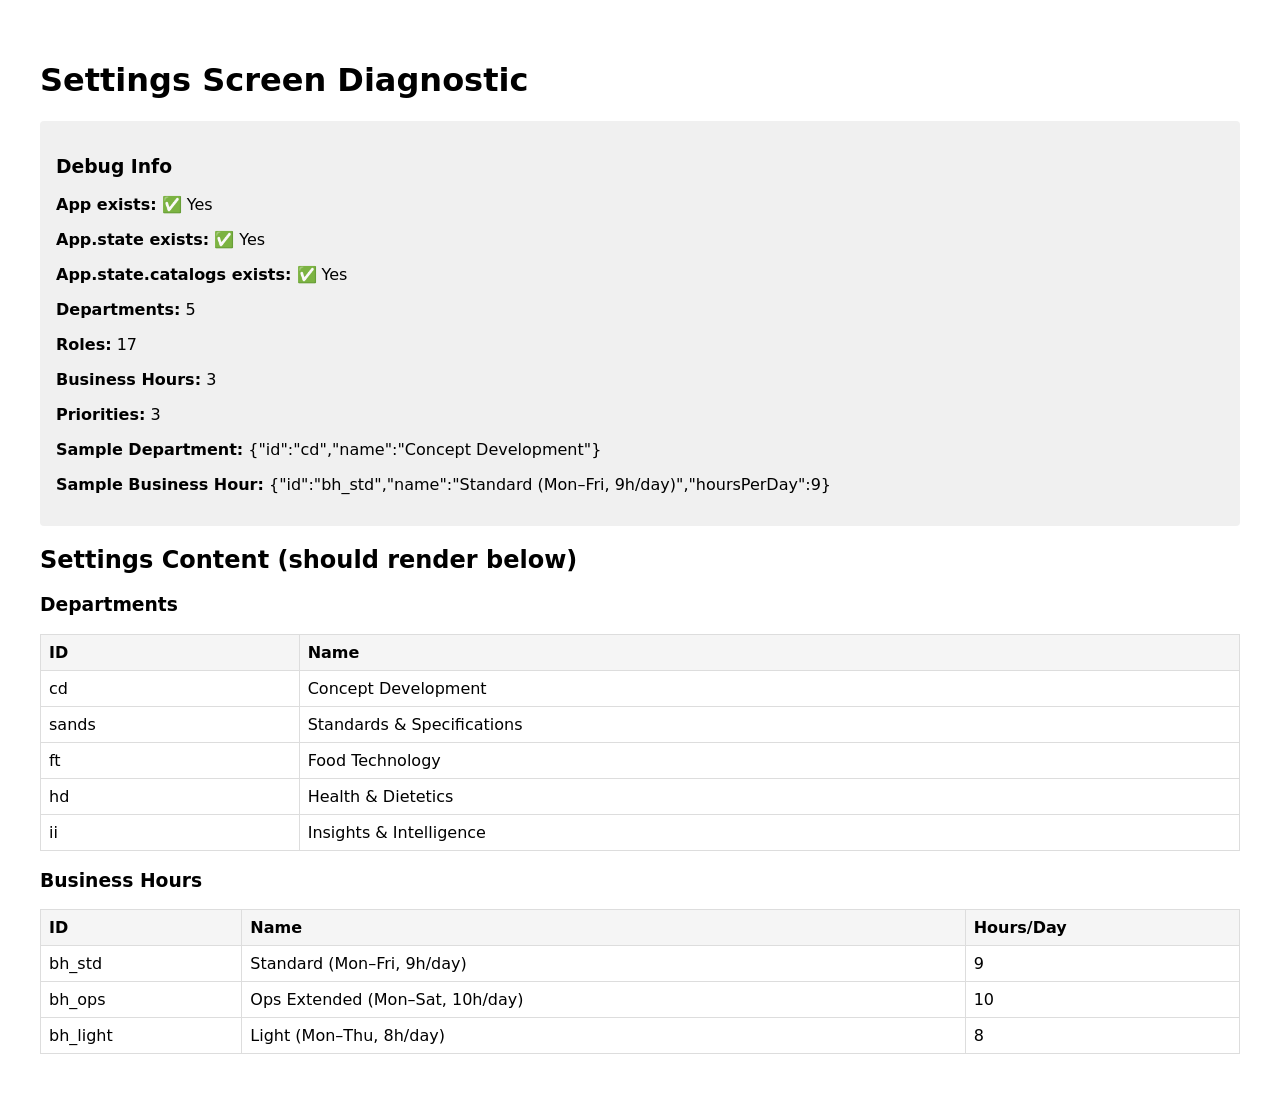
<file: test-settings.html>
<!DOCTYPE html>
<html lang="en">
<head>
  <meta charset="UTF-8">
  <meta name="viewport" content="width=device-width, initial-scale=1.0">
  <title>Settings Diagnostic Test</title>
  <style>
    body { font-family: system-ui, -apple-system, sans-serif; padding: 2rem; }
    .debug { background: #f0f0f0; padding: 1rem; margin: 1rem 0; border-radius: 4px; }
    table { border-collapse: collapse; width: 100%; margin: 1rem 0; }
    th, td { border: 1px solid #ddd; padding: 8px; text-align: left; }
    th { background: #f5f5f5; }
    button { padding: 0.5rem 1rem; margin: 0.25rem; cursor: pointer; }
  </style>
</head>
<body>
  <h1>Settings Screen Diagnostic</h1>

  <div class="debug">
    <h3>Debug Info</h3>
    <div id="debug-info">Loading...</div>
  </div>

  <h2>Settings Content (should render below)</h2>
  <div id="settings-content"></div>

  <!-- Load app.js first -->
  <script src="js/app.js"></script>

  <script>
    // Diagnostic script
    function runDiagnostic() {
      const debug = document.getElementById('debug-info');
      let info = '';

      // Check if App exists
      info += '<p><strong>App exists:</strong> ' + (typeof App !== 'undefined' ? '✅ Yes' : '❌ No') + '</p>';

      if (typeof App !== 'undefined') {
        // Check if App.state exists
        info += '<p><strong>App.state exists:</strong> ' + (App.state ? '✅ Yes' : '❌ No') + '</p>';

        if (App.state) {
          // Check if App.state.catalogs exists
          info += '<p><strong>App.state.catalogs exists:</strong> ' + (App.state.catalogs ? '✅ Yes' : '❌ No') + '</p>';

          if (App.state.catalogs) {
            info += '<p><strong>Departments:</strong> ' + (App.state.catalogs.departments?.length || 0) + '</p>';
            info += '<p><strong>Roles:</strong> ' + (App.state.catalogs.roles?.length || 0) + '</p>';
            info += '<p><strong>Business Hours:</strong> ' + (App.state.catalogs.businessHours?.length || 0) + '</p>';
            info += '<p><strong>Priorities:</strong> ' + (App.state.catalogs.priorities?.length || 0) + '</p>';

            // Show sample data
            info += '<p><strong>Sample Department:</strong> ' + JSON.stringify(App.state.catalogs.departments[0]) + '</p>';
            info += '<p><strong>Sample Business Hour:</strong> ' + JSON.stringify(App.state.catalogs.businessHours[0]) + '</p>';
          }
        }
      }

      debug.innerHTML = info;
    }

    // Simple inline render function
    function testRender() {
      const container = document.getElementById('settings-content');

      if (!App.state.catalogs) {
        container.innerHTML = '<p style="color:red;">❌ No catalogs data found!</p>';
        return;
      }

      let html = '<h3>Departments</h3><table><thead><tr><th>ID</th><th>Name</th></tr></thead><tbody>';
      App.state.catalogs.departments.forEach(d => {
        html += '<tr><td>' + d.id + '</td><td>' + d.name + '</td></tr>';
      });
      html += '</tbody></table>';

      html += '<h3>Business Hours</h3><table><thead><tr><th>ID</th><th>Name</th><th>Hours/Day</th></tr></thead><tbody>';
      App.state.catalogs.businessHours.forEach(bh => {
        html += '<tr><td>' + bh.id + '</td><td>' + bh.name + '</td><td>' + bh.hoursPerDay + '</td></tr>';
      });
      html += '</tbody></table>';

      container.innerHTML = html;
    }

    // Wait for App to boot
    if (typeof App !== 'undefined') {
      // Boot the app
      App.boot();

      // Run diagnostic
      setTimeout(() => {
        runDiagnostic();
        testRender();
      }, 500);
    } else {
      document.getElementById('debug-info').innerHTML = '<p style="color:red;">❌ App.js failed to load!</p>';
    }
  </script>
</body>
</html>
</file>
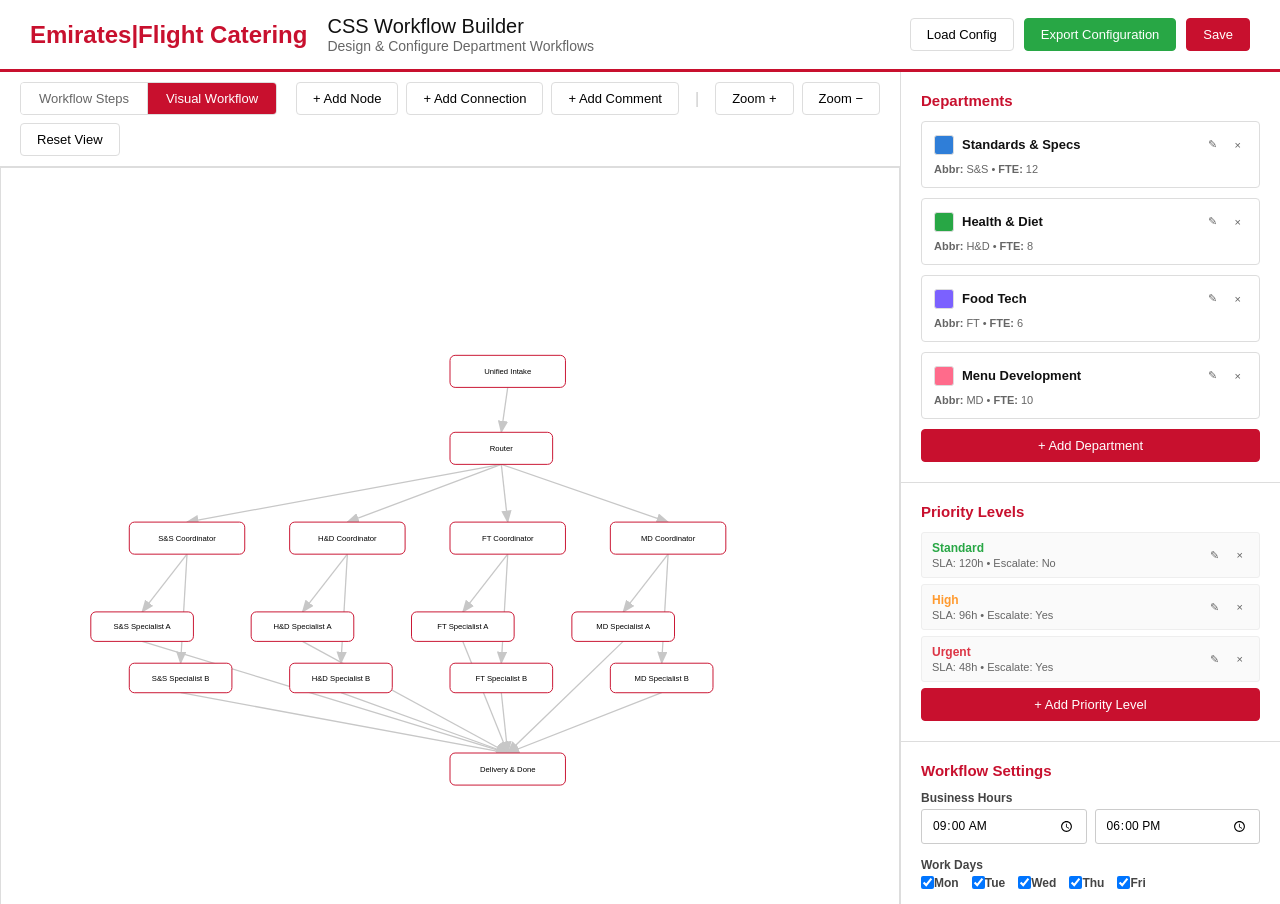
<file: workflow-builder.html>
<!DOCTYPE html>
<html lang="en">
<head>
<meta charset="UTF-8" />
<meta name="viewport" content="width=device-width, initial-scale=1.0"/>
<title>CSS Workflow Builder - EKFC Management Tool</title>
<style>
  :root{
    --ekfc-red:#C8102E; --ekfc-red-dark:#A00E24; --gold:#B8975F;
    --text:#111; --muted:#666; --bg:#f5f5f5; --card:#fff; --line:#ddd; --soft:#f8f8f8;
    --sidebar-width: 380px;
  }
  *{margin:0;padding:0;box-sizing:border-box}
  body{font-family:'Segoe UI',Arial,Helvetica,sans-serif;background:var(--bg);min-height:100vh;color:var(--text);overflow:hidden}

  /* Header */
  .header{background:var(--card);border-bottom:3px solid var(--ekfc-red);padding:15px 30px;box-shadow:0 2px 4px rgba(0,0,0,.08);z-index:100}
  .header-content{display:flex;justify-content:space-between;align-items:center}
  .header-left{display:flex;align-items:center;gap:20px}
  .logo-text{color:var(--ekfc-red);font-size:24px;font-weight:bold}
  .header h1{font-size:20px;font-weight:normal}
  .header-subtitle{color:var(--muted);font-size:14px}
  .header-actions{display:flex;gap:10px}
  .btn{background:var(--card);border:1px solid var(--line);padding:8px 16px;border-radius:4px;cursor:pointer;font-size:13px;transition:.2s}
  .btn:hover{background:var(--soft)}
  .btn-primary{background:var(--ekfc-red);color:#fff;border-color:var(--ekfc-red)}
  .btn-primary:hover{background:var(--ekfc-red-dark)}
  .btn-success{background:#28a745;color:#fff;border-color:#28a745}
  .btn-success:hover{background:#218838}

  /* Main Layout */
  .main-container{display:flex;height:calc(100vh - 68px);overflow:hidden}

  /* Canvas Area */
  .canvas-area{flex:1;display:flex;flex-direction:column;overflow:hidden;position:relative}
  .canvas-toolbar{background:var(--card);border-bottom:1px solid var(--line);padding:10px 20px;display:flex;gap:8px;align-items:center;flex-wrap:wrap}
  .canvas-workspace{flex:1;overflow:auto;position:relative;background:#fafafa}

  /* Tabs */
  .nav-tabs{display:flex;background:var(--card);border-radius:4px;overflow:hidden;border:1px solid var(--line)}
  .nav-tab{background:var(--card);border:none;color:#666;padding:8px 18px;cursor:pointer;font-size:13px;transition:.2s;border-right:1px solid var(--line)}
  .nav-tab:last-child{border-right:none}
  .nav-tab:hover{background:var(--soft)}
  .nav-tab.active{background:var(--ekfc-red);color:#fff}

  /* Right Sidebar */
  .right-sidebar{width:var(--sidebar-width);background:var(--card);border-left:1px solid var(--line);overflow-y:auto;display:flex;flex-direction:column}
  .sidebar-section{padding:20px;border-bottom:1px solid var(--line)}
  .sidebar-title{font-size:15px;font-weight:600;margin-bottom:12px;color:var(--ekfc-red)}
  .form-group{margin-bottom:14px}
  .form-group label{display:block;font-size:12px;font-weight:600;margin-bottom:4px;color:#444}
  .form-group input, .form-group select, .form-group textarea{width:100%;padding:7px 10px;border:1px solid #ccc;border-radius:3px;font-size:12px;font-family:inherit}
  .form-group input:focus, .form-group select:focus, .form-group textarea:focus{outline:none;border-color:var(--ekfc-red)}
  .form-group-inline{display:flex;gap:8px}
  .form-group-inline>*{flex:1}

  /* Department Cards */
  .dept-card{background:#fff;border:1px solid var(--line);border-radius:4px;padding:12px;margin-bottom:10px;position:relative}
  .dept-card-header{display:flex;justify-content:space-between;align-items:center;margin-bottom:8px}
  .dept-name{font-weight:600;font-size:13px}
  .dept-color{width:20px;height:20px;border-radius:3px;border:1px solid #ddd}
  .dept-actions{display:flex;gap:6px}
  .icon-btn{background:transparent;border:none;cursor:pointer;padding:4px 6px;border-radius:3px;color:#666;font-size:11px}
  .icon-btn:hover{background:#f0f0f0}
  .dept-info{font-size:11px;color:#666;margin-top:4px}

  /* SVG Workflow Canvas */
  .svg-canvas{width:100%;min-height:800px;background:#fff;border:1px solid #ddd;cursor:grab;user-select:none}
  .svg-canvas.dragging{cursor:grabbing}

  /* SVG Elements */
  .stage-node{cursor:pointer;transition:filter .2s}
  .stage-node:hover{filter:drop-shadow(0 2px 6px rgba(0,0,0,.15))}
  .stage-node.selected{filter:drop-shadow(0 0 8px rgba(200,16,46,.6))}
  .stage-rect{fill:#fff;stroke:#C8102E;stroke-width:1.5;rx:8}
  .stage-text{fill:#000;font-size:12px;font-weight:500;text-anchor:middle;pointer-events:none}
  .edge-path{stroke:#c7c7c7;stroke-width:2;fill:none;marker-end:url(#arrow)}
  .token-demo{filter:drop-shadow(0 1px 4px rgba(0,0,0,.15))}

  /* Comments (Figma-style) */
  .comment-marker{cursor:pointer}
  .comment-marker circle{fill:#FFD600;stroke:#333;stroke-width:1.5}
  .comment-marker text{fill:#000;font-size:11px;font-weight:700;text-anchor:middle;pointer-events:none}
  .comment-panel{position:absolute;background:#fff;border:1px solid #ddd;border-radius:6px;box-shadow:0 4px 12px rgba(0,0,0,.15);padding:12px;min-width:280px;max-width:320px;z-index:1000;display:none}
  .comment-panel.active{display:block}
  .comment-header{display:flex;justify-content:space-between;align-items:center;margin-bottom:10px;padding-bottom:8px;border-bottom:1px solid #eee}
  .comment-author{font-weight:600;font-size:12px}
  .comment-time{font-size:10px;color:#999}
  .comment-body{font-size:12px;line-height:1.5;margin-bottom:10px}
  .comment-reply{width:100%;padding:6px 8px;border:1px solid #ddd;border-radius:3px;font-size:11px;resize:vertical}

  /* List items */
  .list-item{display:flex;justify-content:space-between;align-items:center;padding:8px 10px;background:#fafafa;border:1px solid #eee;border-radius:3px;margin-bottom:6px;font-size:12px}
  .list-item-content{flex:1}
  .list-item-name{font-weight:600}
  .list-item-meta{font-size:11px;color:#666;margin-top:2px}

  /* Color picker */
  .color-picker-group{display:flex;gap:6px;flex-wrap:wrap;margin-top:6px}
  .color-option{width:28px;height:28px;border-radius:4px;border:2px solid transparent;cursor:pointer;transition:.2s}
  .color-option:hover{transform:scale(1.1)}
  .color-option.selected{border-color:#000}

  /* Export modal */
  .modal{position:fixed;top:0;left:0;right:0;bottom:0;background:rgba(0,0,0,.5);display:none;align-items:center;justify-content:center;z-index:2000}
  .modal.active{display:flex}
  .modal-content{background:#fff;border-radius:8px;padding:24px;max-width:600px;width:90%;max-height:80vh;overflow-y:auto}
  .modal-header{display:flex;justify-content:space-between;align-items:center;margin-bottom:16px;padding-bottom:12px;border-bottom:2px solid var(--gold)}
  .modal-title{font-size:18px;font-weight:600}
  .close-modal{background:transparent;border:none;font-size:24px;cursor:pointer;color:#999}
  .close-modal:hover{color:#333}

  /* Code block */
  .code-block{background:#f5f5f5;border:1px solid #ddd;border-radius:4px;padding:12px;font-family:'Courier New',monospace;font-size:11px;overflow-x:auto;white-space:pre-wrap;word-break:break-all;margin-top:10px}

  /* Alerts */
  .alert{padding:10px 12px;border-radius:4px;margin-bottom:12px;font-size:12px}
  .alert-info{background:#d1ecf1;border:1px solid #bee5eb;color:#0c5460}
  .alert-warning{background:#fff3cd;border:1px solid #ffeeba;color:#856404}
  .alert-success{background:#d4edda;border:1px solid #c3e6cb;color:#155724}

  /* Workflow step editor */
  .step-editor{background:#f9f9f9;border:1px solid #e0e0e0;border-radius:4px;padding:10px;margin-bottom:8px}
  .step-editor-header{display:flex;justify-content:space-between;align-items:center;margin-bottom:8px}
  .step-number-badge{background:var(--ekfc-red);color:#fff;width:24px;height:24px;border-radius:50%;display:flex;align-items:center;justify-content:center;font-size:11px;font-weight:700}

  /* Drag handle */
  .drag-handle{cursor:move;color:#999;margin-right:8px}

  /* Badge */
  .badge{display:inline-block;padding:2px 8px;border-radius:10px;font-size:10px;font-weight:600;text-transform:uppercase}
  .badge-primary{background:#C8102E;color:#fff}
  .badge-secondary{background:#6c757d;color:#fff}
  .badge-success{background:#28a745;color:#fff}
</style>
</head>
<body>
  <!-- Header -->
  <div class="header">
    <div class="header-content">
      <div class="header-left">
        <span class="logo-text">Emirates|Flight Catering</span>
        <div>
          <h1>CSS Workflow Builder</h1>
          <div class="header-subtitle">Design & Configure Department Workflows</div>
        </div>
      </div>
      <div class="header-actions">
        <button class="btn" onclick="loadConfig()">Load Config</button>
        <button class="btn btn-success" onclick="exportConfig()">Export Configuration</button>
        <button class="btn btn-primary" onclick="saveConfig()">Save</button>
      </div>
    </div>
  </div>

  <!-- Main Container -->
  <div class="main-container">
    <!-- Canvas Area -->
    <div class="canvas-area">
      <div class="canvas-toolbar">
        <div class="nav-tabs">
          <button class="nav-tab" onclick="switchTab('simple')">Workflow Steps</button>
          <button class="nav-tab active" onclick="switchTab('visual')">Visual Workflow</button>
        </div>
        <div style="flex:1"></div>
        <button class="btn" id="btnAddNode">+ Add Node</button>
        <button class="btn" id="btnAddConnection">+ Add Connection</button>
        <button class="btn" id="btnAddComment">+ Add Comment</button>
        <span style="color:#ccc;margin:0 8px">|</span>
        <button class="btn" id="btnZoomIn">Zoom +</button>
        <button class="btn" id="btnZoomOut">Zoom −</button>
        <button class="btn" id="btnResetView">Reset View</button>
      </div>

      <div class="canvas-workspace">
        <!-- Simple Workflow Tab -->
        <div id="simple-tab" class="tab-content" style="display:none;padding:20px">
          <div style="max-width:900px;margin:0 auto">
            <div class="alert alert-info">
              Configure your workflow steps below. These steps will be reflected in the visual workflow and can be customized per department and priority level.
            </div>
            <div id="workflowStepsContainer"></div>
            <button class="btn btn-primary" onclick="addWorkflowStep()">+ Add Workflow Step</button>
          </div>
        </div>

        <!-- Visual Workflow Tab -->
        <div id="visual-tab" class="tab-content">
          <svg id="workflowCanvas" class="svg-canvas" viewBox="0 0 1400 900" preserveAspectRatio="xMidYMid meet">
            <defs>
              <marker id="arrow" markerWidth="10" markerHeight="8" refX="9" refY="4" orient="auto">
                <polygon points="0,0 10,4 0,8" fill="#c7c7c7"></polygon>
              </marker>
            </defs>
            <g id="zoomRoot" transform="translate(0,0) scale(1)">
              <g id="edges"></g>
              <g id="stages"></g>
              <g id="comments"></g>
            </g>
          </svg>

          <!-- Comment Panel (floating) -->
          <div id="commentPanel" class="comment-panel">
            <div class="comment-header">
              <div>
                <div class="comment-author" id="commentAuthor">User</div>
                <div class="comment-time" id="commentTime">Just now</div>
              </div>
              <button class="close-modal" onclick="closeCommentPanel()">&times;</button>
            </div>
            <div class="comment-body" id="commentBody"></div>
            <textarea class="comment-reply" id="commentReplyInput" placeholder="Add a reply..."></textarea>
            <button class="btn btn-primary" style="margin-top:8px;width:100%" onclick="addCommentReply()">Reply</button>
          </div>
        </div>
      </div>
    </div>

    <!-- Right Sidebar -->
    <div class="right-sidebar">
      <!-- Departments Section -->
      <div class="sidebar-section">
        <div class="sidebar-title">Departments</div>
        <div id="departmentsList"></div>
        <button class="btn btn-primary" style="width:100%" onclick="addDepartment()">+ Add Department</button>
      </div>

      <!-- Priority Levels Section -->
      <div class="sidebar-section">
        <div class="sidebar-title">Priority Levels</div>
        <div id="priorityLevelsList"></div>
        <button class="btn btn-primary" style="width:100%" onclick="addPriorityLevel()">+ Add Priority Level</button>
      </div>

      <!-- Node Inspector (when node selected) -->
      <div class="sidebar-section" id="nodeInspector" style="display:none">
        <div class="sidebar-title">Node Properties</div>
        <div class="form-group">
          <label>Node Name</label>
          <input type="text" id="nodeName" oninput="updateSelectedNode()">
        </div>
        <div class="form-group">
          <label>Node Type</label>
          <select id="nodeType" onchange="updateSelectedNode()">
            <option value="intake">Intake</option>
            <option value="router">Router</option>
            <option value="coordinator">Coordinator</option>
            <option value="specialist">Specialist</option>
            <option value="delivery">Delivery</option>
          </select>
        </div>
        <div class="form-group">
          <label>Department</label>
          <select id="nodeDepartment" onchange="updateSelectedNode()"></select>
        </div>
        <div class="form-group">
          <label>Position X</label>
          <input type="number" id="nodeX" oninput="updateSelectedNode()">
        </div>
        <div class="form-group">
          <label>Position Y</label>
          <input type="number" id="nodeY" oninput="updateSelectedNode()">
        </div>
        <button class="btn" style="width:100%;margin-bottom:6px" onclick="duplicateNode()">Duplicate Node</button>
        <button class="btn" style="width:100%;background:#dc3545;color:#fff;border-color:#dc3545" onclick="deleteNode()">Delete Node</button>
      </div>

      <!-- Workflow Settings -->
      <div class="sidebar-section">
        <div class="sidebar-title">Workflow Settings</div>
        <div class="form-group">
          <label>Business Hours</label>
          <div class="form-group-inline">
            <input type="time" id="workStartTime" value="09:00" onchange="saveWorkflowSettings()">
            <input type="time" id="workEndTime" value="18:00" onchange="saveWorkflowSettings()">
          </div>
        </div>
        <div class="form-group">
          <label>Work Days</label>
          <div style="font-size:11px;color:#666;margin-top:4px">
            <label style="display:inline-flex;align-items:center;margin-right:10px">
              <input type="checkbox" value="1" checked onchange="saveWorkflowSettings()"> Mon
            </label>
            <label style="display:inline-flex;align-items:center;margin-right:10px">
              <input type="checkbox" value="2" checked onchange="saveWorkflowSettings()"> Tue
            </label>
            <label style="display:inline-flex;align-items:center;margin-right:10px">
              <input type="checkbox" value="3" checked onchange="saveWorkflowSettings()"> Wed
            </label>
            <label style="display:inline-flex;align-items:center;margin-right:10px">
              <input type="checkbox" value="4" checked onchange="saveWorkflowSettings()"> Thu
            </label>
            <label style="display:inline-flex;align-items:center;">
              <input type="checkbox" value="5" checked onchange="saveWorkflowSettings()"> Fri
            </label>
          </div>
        </div>
      </div>

      <!-- Instructions -->
      <div class="sidebar-section" style="background:#f9f9f9">
        <div class="sidebar-title">Quick Guide</div>
        <div style="font-size:11px;line-height:1.6;color:#555">
          <p style="margin-bottom:8px"><strong>Visual Workflow:</strong></p>
          <ul style="margin-left:16px;margin-bottom:10px">
            <li>Click a node to select and edit</li>
            <li><strong>Shift+Click</strong> and drag to move nodes</li>
            <li>Use "+ Add Node" to place new nodes</li>
            <li>Use "+ Add Connection" to link nodes</li>
            <li>Add comments for collaboration</li>
          </ul>
          <p style="margin-bottom:8px"><strong>Workflow Steps:</strong></p>
          <ul style="margin-left:16px;margin-bottom:10px">
            <li>Define sequential workflow steps</li>
            <li>Set SLA hours for each step</li>
            <li>Drag to reorder steps</li>
          </ul>
          <p style="margin-bottom:8px"><strong>Export:</strong></p>
          <ul style="margin-left:16px">
            <li>Click "Export Configuration"</li>
            <li>Download JSON for IT team</li>
            <li>Include notes and instructions</li>
          </ul>
        </div>
      </div>
    </div>
  </div>

  <!-- Export Modal -->
  <div id="exportModal" class="modal">
    <div class="modal-content">
      <div class="modal-header">
        <div class="modal-title">Export Configuration</div>
        <button class="close-modal" onclick="closeExportModal()">&times;</button>
      </div>
      <div class="alert alert-success">
        Configuration ready for export. Share this JSON with your IT team and service desk consultants.
      </div>
      <div class="form-group">
        <label>Configuration Name</label>
        <input type="text" id="exportName" value="CSS Workflow Configuration" placeholder="Configuration name">
      </div>
      <div class="form-group">
        <label>Notes for IT Team</label>
        <textarea id="exportNotes" rows="3" placeholder="Add any specific instructions or notes for the implementation team..."></textarea>
      </div>
      <div class="code-block" id="exportJSON"></div>
      <button class="btn btn-success" style="width:100%;margin-top:10px" onclick="downloadConfig()">Download JSON File</button>
      <button class="btn" style="width:100%;margin-top:6px" onclick="copyToClipboard()">Copy to Clipboard</button>
    </div>
  </div>

<script>
/* ===== STATE MANAGEMENT ===== */
const state = {
  departments: [
    {id: 'SS', name: 'Standards & Specs', color: '#2f7ed8', fte: 12, abbr: 'S&S'},
    {id: 'HD', name: 'Health & Diet', color: '#28a745', fte: 8, abbr: 'H&D'},
    {id: 'FT', name: 'Food Tech', color: '#7b61ff', fte: 6, abbr: 'FT'},
    {id: 'MD', name: 'Menu Development', color: '#ff6b8b', fte: 10, abbr: 'MD'}
  ],
  priorityLevels: [
    {id: 'standard', name: 'Standard', color: '#28a745', targetHours: 120, escalate: false},
    {id: 'high', name: 'High', color: '#ff9a2f', targetHours: 96, escalate: true},
    {id: 'urgent', name: 'Urgent', color: '#dc3545', targetHours: 48, escalate: true}
  ],
  workflowSteps: [
    {id: 1, name: 'Request Submission', description: 'BU submits request through portal', slaHours: 0},
    {id: 2, name: 'CSS Admin Intake', description: 'Initial processing and routing', slaHours: 24},
    {id: 3, name: 'Department Assignment', description: 'Assigned to specialist', slaHours: 48},
    {id: 4, name: 'Technical Review', description: 'Specialist performs assessment', slaHours: 24},
    {id: 5, name: 'Manager Approval', description: 'Manager review and approval', slaHours: 24},
    {id: 6, name: 'Delivery', description: 'Results delivered to requester', slaHours: 0}
  ],
  nodes: [
    {id: 'intake', name: 'Unified Intake', type: 'intake', x: 700, y: 120, width: 180, height: 50},
    {id: 'router', name: 'Router', type: 'router', x: 700, y: 240, width: 160, height: 50},
    {id: 'SS_coord', name: 'S&S Coordinator', type: 'coordinator', dept: 'SS', x: 200, y: 380, width: 180, height: 50},
    {id: 'HD_coord', name: 'H&D Coordinator', type: 'coordinator', dept: 'HD', x: 450, y: 380, width: 180, height: 50},
    {id: 'FT_coord', name: 'FT Coordinator', type: 'coordinator', dept: 'FT', x: 700, y: 380, width: 180, height: 50},
    {id: 'MD_coord', name: 'MD Coordinator', type: 'coordinator', dept: 'MD', x: 950, y: 380, width: 180, height: 50},
    {id: 'SS_A', name: 'S&S Specialist A', type: 'specialist', dept: 'SS', x: 140, y: 520, width: 160, height: 46},
    {id: 'SS_B', name: 'S&S Specialist B', type: 'specialist', dept: 'SS', x: 200, y: 600, width: 160, height: 46},
    {id: 'HD_A', name: 'H&D Specialist A', type: 'specialist', dept: 'HD', x: 390, y: 520, width: 160, height: 46},
    {id: 'HD_B', name: 'H&D Specialist B', type: 'specialist', dept: 'HD', x: 450, y: 600, width: 160, height: 46},
    {id: 'FT_A', name: 'FT Specialist A', type: 'specialist', dept: 'FT', x: 640, y: 520, width: 160, height: 46},
    {id: 'FT_B', name: 'FT Specialist B', type: 'specialist', dept: 'FT', x: 700, y: 600, width: 160, height: 46},
    {id: 'MD_A', name: 'MD Specialist A', type: 'specialist', dept: 'MD', x: 890, y: 520, width: 160, height: 46},
    {id: 'MD_B', name: 'MD Specialist B', type: 'specialist', dept: 'MD', x: 950, y: 600, width: 160, height: 46},
    {id: 'delivery', name: 'Delivery & Done', type: 'delivery', x: 700, y: 740, width: 180, height: 50}
  ],
  edges: [
    {from: 'intake', to: 'router'},
    {from: 'router', to: 'SS_coord'},
    {from: 'router', to: 'HD_coord'},
    {from: 'router', to: 'FT_coord'},
    {from: 'router', to: 'MD_coord'},
    {from: 'SS_coord', to: 'SS_A'},
    {from: 'SS_coord', to: 'SS_B'},
    {from: 'HD_coord', to: 'HD_A'},
    {from: 'HD_coord', to: 'HD_B'},
    {from: 'FT_coord', to: 'FT_A'},
    {from: 'FT_coord', to: 'FT_B'},
    {from: 'MD_coord', to: 'MD_A'},
    {from: 'MD_coord', to: 'MD_B'},
    {from: 'SS_A', to: 'delivery'},
    {from: 'SS_B', to: 'delivery'},
    {from: 'HD_A', to: 'delivery'},
    {from: 'HD_B', to: 'delivery'},
    {from: 'FT_A', to: 'delivery'},
    {from: 'FT_B', to: 'delivery'},
    {from: 'MD_A', to: 'delivery'},
    {from: 'MD_B', to: 'delivery'}
  ],
  comments: [],
  selectedNode: null,
  workflowSettings: {
    startHour: 9,
    endHour: 18,
    workDays: [1, 2, 3, 4, 5]
  }
};

let nextCommentId = 1;
let nextDeptId = 1;
let nextPriorityId = 1;
let nextStepId = 7;
let nextNodeId = 1;

/* ===== INITIALIZATION ===== */
function init() {
  renderDepartments();
  renderPriorityLevels();
  renderWorkflowSteps();
  renderVisualWorkflow();
  setupCanvasInteraction();
}

/* ===== TAB SWITCHING ===== */
function switchTab(tab) {
  document.querySelectorAll('.nav-tab').forEach(t => t.classList.remove('active'));
  event.target.classList.add('active');

  document.querySelectorAll('.tab-content').forEach(t => t.style.display = 'none');
  document.getElementById(tab + '-tab').style.display = tab === 'simple' ? 'block' : 'block';
}

/* ===== DEPARTMENTS ===== */
function renderDepartments() {
  const container = document.getElementById('departmentsList');
  container.innerHTML = state.departments.map(dept => `
    <div class="dept-card">
      <div class="dept-card-header">
        <div style="display:flex;align-items:center;gap:8px">
          <div class="dept-color" style="background:${dept.color}"></div>
          <div class="dept-name">${dept.name}</div>
        </div>
        <div class="dept-actions">
          <button class="icon-btn" onclick="editDepartment('${dept.id}')">✎</button>
          <button class="icon-btn" onclick="deleteDepartment('${dept.id}')">×</button>
        </div>
      </div>
      <div class="dept-info">
        <strong>Abbr:</strong> ${dept.abbr} • <strong>FTE:</strong> ${dept.fte}
      </div>
    </div>
  `).join('');
}

function addDepartment() {
  const name = prompt('Department name:');
  if (!name) return;

  const abbr = prompt('Abbreviation:', name.substring(0, 3).toUpperCase());
  const fte = parseInt(prompt('FTE count:', '5')) || 5;
  const color = '#' + Math.floor(Math.random()*16777215).toString(16);

  state.departments.push({
    id: 'DEPT_' + nextDeptId++,
    name,
    abbr,
    fte,
    color
  });

  renderDepartments();
  renderVisualWorkflow();
}

function editDepartment(id) {
  const dept = state.departments.find(d => d.id === id);
  if (!dept) return;

  const name = prompt('Department name:', dept.name);
  if (name) dept.name = name;

  const abbr = prompt('Abbreviation:', dept.abbr);
  if (abbr) dept.abbr = abbr;

  const fte = prompt('FTE count:', dept.fte);
  if (fte) dept.fte = parseInt(fte);

  renderDepartments();
  renderVisualWorkflow();
}

function deleteDepartment(id) {
  if (!confirm('Delete this department? This will also remove associated nodes.')) return;

  state.departments = state.departments.filter(d => d.id !== id);
  state.nodes = state.nodes.filter(n => n.dept !== id);

  renderDepartments();
  renderVisualWorkflow();
}

/* ===== PRIORITY LEVELS ===== */
function renderPriorityLevels() {
  const container = document.getElementById('priorityLevelsList');
  container.innerHTML = state.priorityLevels.map(priority => `
    <div class="list-item">
      <div class="list-item-content">
        <div class="list-item-name" style="color:${priority.color}">${priority.name}</div>
        <div class="list-item-meta">SLA: ${priority.targetHours}h • Escalate: ${priority.escalate ? 'Yes' : 'No'}</div>
      </div>
      <div class="dept-actions">
        <button class="icon-btn" onclick="editPriorityLevel('${priority.id}')">✎</button>
        <button class="icon-btn" onclick="deletePriorityLevel('${priority.id}')">×</button>
      </div>
    </div>
  `).join('');
}

function addPriorityLevel() {
  const name = prompt('Priority level name:');
  if (!name) return;

  const targetHours = parseInt(prompt('Target SLA (hours):', '72')) || 72;
  const escalate = confirm('Enable escalation for this priority?');
  const color = '#' + Math.floor(Math.random()*16777215).toString(16);

  state.priorityLevels.push({
    id: 'PRIORITY_' + nextPriorityId++,
    name,
    color,
    targetHours,
    escalate
  });

  renderPriorityLevels();
}

function editPriorityLevel(id) {
  const priority = state.priorityLevels.find(p => p.id === id);
  if (!priority) return;

  const name = prompt('Priority name:', priority.name);
  if (name) priority.name = name;

  const hours = prompt('Target SLA (hours):', priority.targetHours);
  if (hours) priority.targetHours = parseInt(hours);

  priority.escalate = confirm('Enable escalation?');

  renderPriorityLevels();
}

function deletePriorityLevel(id) {
  if (!confirm('Delete this priority level?')) return;
  state.priorityLevels = state.priorityLevels.filter(p => p.id !== id);
  renderPriorityLevels();
}

/* ===== WORKFLOW STEPS ===== */
function renderWorkflowSteps() {
  const container = document.getElementById('workflowStepsContainer');
  container.innerHTML = state.workflowSteps.map((step, idx) => `
    <div class="step-editor" draggable="true">
      <div class="step-editor-header">
        <div style="display:flex;align-items:center;gap:10px">
          <span class="drag-handle">⋮⋮</span>
          <div class="step-number-badge">${idx + 1}</div>
          <strong>${step.name}</strong>
        </div>
        <div>
          <button class="icon-btn" onclick="editWorkflowStep(${step.id})">✎</button>
          <button class="icon-btn" onclick="deleteWorkflowStep(${step.id})">×</button>
        </div>
      </div>
      <div style="font-size:11px;color:#666;margin-bottom:6px">${step.description}</div>
      <div style="font-size:11px"><strong>SLA:</strong> ${step.slaHours}h</div>
    </div>
  `).join('');
}

function addWorkflowStep() {
  const name = prompt('Step name:');
  if (!name) return;

  const description = prompt('Description:', '');
  const slaHours = parseInt(prompt('SLA hours:', '24')) || 24;

  state.workflowSteps.push({
    id: nextStepId++,
    name,
    description,
    slaHours
  });

  renderWorkflowSteps();
}

function editWorkflowStep(id) {
  const step = state.workflowSteps.find(s => s.id === id);
  if (!step) return;

  const name = prompt('Step name:', step.name);
  if (name) step.name = name;

  const description = prompt('Description:', step.description);
  if (description !== null) step.description = description;

  const hours = prompt('SLA hours:', step.slaHours);
  if (hours) step.slaHours = parseInt(hours);

  renderWorkflowSteps();
}

function deleteWorkflowStep(id) {
  if (!confirm('Delete this workflow step?')) return;
  state.workflowSteps = state.workflowSteps.filter(s => s.id !== id);
  renderWorkflowSteps();
}

/* ===== VISUAL WORKFLOW ===== */
function renderVisualWorkflow() {
  renderEdges();
  renderNodes();
  renderComments();
}

function renderEdges() {
  const container = document.getElementById('edges');
  container.innerHTML = '';

  state.edges.forEach(edge => {
    const fromNode = state.nodes.find(n => n.id === edge.from);
    const toNode = state.nodes.find(n => n.id === edge.to);
    if (!fromNode || !toNode) return;

    const x1 = fromNode.x + (fromNode.width || 160) / 2;
    const y1 = fromNode.y + (fromNode.height || 50);
    const x2 = toNode.x + (toNode.width || 160) / 2;
    const y2 = toNode.y;

    const path = document.createElementNS('http://www.w3.org/2000/svg', 'path');
    path.setAttribute('class', 'edge-path');
    path.setAttribute('d', `M${x1},${y1} L${x2},${y2}`);
    container.appendChild(path);
  });
}

function renderNodes() {
  const container = document.getElementById('stages');
  container.innerHTML = '';

  state.nodes.forEach(node => {
    const g = document.createElementNS('http://www.w3.org/2000/svg', 'g');
    g.setAttribute('class', 'stage-node');
    g.setAttribute('data-id', node.id);
    if (state.selectedNode === node.id) g.classList.add('selected');

    const rect = document.createElementNS('http://www.w3.org/2000/svg', 'rect');
    rect.setAttribute('class', 'stage-rect');
    rect.setAttribute('x', node.x);
    rect.setAttribute('y', node.y);
    rect.setAttribute('width', node.width || 160);
    rect.setAttribute('height', node.height || 50);

    // Color by department
    if (node.dept) {
      const dept = state.departments.find(d => d.id === node.dept);
      if (dept) {
        rect.setAttribute('fill', dept.color + '22');
        rect.setAttribute('stroke', dept.color);
      }
    }

    const text = document.createElementNS('http://www.w3.org/2000/svg', 'text');
    text.setAttribute('class', 'stage-text');
    text.setAttribute('x', node.x + (node.width || 160) / 2);
    text.setAttribute('y', node.y + (node.height || 50) / 2 + 4);
    text.textContent = node.name;

    g.appendChild(rect);
    g.appendChild(text);

    g.addEventListener('click', () => selectNode(node.id));

    container.appendChild(g);
  });
}

function selectNode(id) {
  state.selectedNode = id;
  const node = state.nodes.find(n => n.id === id);

  if (node) {
    document.getElementById('nodeInspector').style.display = 'block';
    document.getElementById('nodeName').value = node.name;
    document.getElementById('nodeType').value = node.type || 'specialist';
    document.getElementById('nodeX').value = node.x;
    document.getElementById('nodeY').value = node.y;

    // Populate department dropdown
    const deptSelect = document.getElementById('nodeDepartment');
    deptSelect.innerHTML = '<option value="">None</option>' +
      state.departments.map(d => `<option value="${d.id}" ${node.dept === d.id ? 'selected' : ''}>${d.name}</option>`).join('');
  }

  renderNodes();
}

function updateSelectedNode() {
  if (!state.selectedNode) return;
  const node = state.nodes.find(n => n.id === state.selectedNode);
  if (!node) return;

  node.name = document.getElementById('nodeName').value;
  node.type = document.getElementById('nodeType').value;
  node.dept = document.getElementById('nodeDepartment').value || null;
  node.x = parseInt(document.getElementById('nodeX').value) || node.x;
  node.y = parseInt(document.getElementById('nodeY').value) || node.y;

  renderVisualWorkflow();
}

function duplicateNode() {
  if (!state.selectedNode) return;
  const node = state.nodes.find(n => n.id === state.selectedNode);
  if (!node) return;

  const newNode = {
    ...node,
    id: 'node_' + nextNodeId++,
    x: node.x + 50,
    y: node.y + 50
  };

  state.nodes.push(newNode);
  renderVisualWorkflow();
}

function deleteNode() {
  if (!state.selectedNode) return;
  if (!confirm('Delete this node?')) return;

  state.nodes = state.nodes.filter(n => n.id !== state.selectedNode);
  state.edges = state.edges.filter(e => e.from !== state.selectedNode && e.to !== state.selectedNode);
  state.selectedNode = null;
  document.getElementById('nodeInspector').style.display = 'none';

  renderVisualWorkflow();
}

/* ===== COMMENTS (Figma-style) ===== */
function renderComments() {
  const container = document.getElementById('comments');
  container.innerHTML = '';

  state.comments.forEach((comment, idx) => {
    const g = document.createElementNS('http://www.w3.org/2000/svg', 'g');
    g.setAttribute('class', 'comment-marker');
    g.setAttribute('data-id', comment.id);

    const circle = document.createElementNS('http://www.w3.org/2000/svg', 'circle');
    circle.setAttribute('cx', comment.x);
    circle.setAttribute('cy', comment.y);
    circle.setAttribute('r', 14);

    const text = document.createElementNS('http://www.w3.org/2000/svg', 'text');
    text.setAttribute('x', comment.x);
    text.setAttribute('y', comment.y + 4);
    text.textContent = idx + 1;

    g.appendChild(circle);
    g.appendChild(text);

    g.addEventListener('click', (e) => {
      e.stopPropagation();
      showCommentPanel(comment);
    });

    container.appendChild(g);
  });
}

let isAddingComment = false;

document.getElementById('btnAddComment').addEventListener('click', () => {
  isAddingComment = true;
  document.getElementById('workflowCanvas').style.cursor = 'crosshair';
});

function showCommentPanel(comment) {
  const panel = document.getElementById('commentPanel');
  panel.classList.add('active');

  document.getElementById('commentAuthor').textContent = comment.author;
  document.getElementById('commentTime').textContent = comment.time;
  document.getElementById('commentBody').textContent = comment.text;

  // Position near the comment marker
  const canvas = document.getElementById('workflowCanvas');
  const rect = canvas.getBoundingClientRect();
  panel.style.left = (comment.x * rect.width / 1400 + 20) + 'px';
  panel.style.top = (comment.y * rect.height / 900 + 20) + 'px';
}

function closeCommentPanel() {
  document.getElementById('commentPanel').classList.remove('active');
}

function addCommentReply() {
  const text = document.getElementById('commentReplyInput').value;
  if (!text) return;

  alert('Reply added: ' + text);
  document.getElementById('commentReplyInput').value = '';
  closeCommentPanel();
}

/* ===== CANVAS INTERACTION ===== */
let scale = 1, panX = 0, panY = 0;
let isDragging = false, lastX = 0, lastY = 0;

let isAddingNode = false;
let isAddingConnection = false;
let connectionStartNode = null;
let isDraggingNode = false;
let draggedNode = null;
let dragOffsetX = 0;
let dragOffsetY = 0;

function setupCanvasInteraction() {
  const canvas = document.getElementById('workflowCanvas');
  const root = document.getElementById('zoomRoot');

  // Add Node button
  document.getElementById('btnAddNode').addEventListener('click', () => {
    isAddingNode = true;
    isAddingConnection = false;
    isAddingComment = false;
    canvas.style.cursor = 'crosshair';
  });

  // Add Connection button
  document.getElementById('btnAddConnection').addEventListener('click', () => {
    isAddingConnection = true;
    isAddingNode = false;
    isAddingComment = false;
    connectionStartNode = null;
    canvas.style.cursor = 'crosshair';
    alert('Click on the start node, then click on the end node to create a connection.');
  });

  canvas.addEventListener('mousedown', (e) => {
    const rect = canvas.getBoundingClientRect();
    const svgX = ((e.clientX - rect.left - panX) / scale) * (1400 / rect.width);
    const svgY = ((e.clientY - rect.top - panY) / scale) * (900 / rect.height);

    // Check if clicking on a node
    const clickedNode = findNodeAtPosition(svgX, svgY);

    // Adding new node mode
    if (isAddingNode && !clickedNode) {
      const name = prompt('Node name:');
      if (name) {
        state.nodes.push({
          id: 'node_' + nextNodeId++,
          name,
          type: 'specialist',
          x: svgX - 80,
          y: svgY - 25,
          width: 160,
          height: 50
        });
        renderVisualWorkflow();
      }
      isAddingNode = false;
      canvas.style.cursor = 'grab';
      return;
    }

    // Adding connection mode
    if (isAddingConnection && clickedNode) {
      if (!connectionStartNode) {
        connectionStartNode = clickedNode.id;
        alert('Now click on the target node.');
      } else {
        if (connectionStartNode !== clickedNode.id) {
          state.edges.push({
            from: connectionStartNode,
            to: clickedNode.id
          });
          renderVisualWorkflow();
        }
        connectionStartNode = null;
        isAddingConnection = false;
        canvas.style.cursor = 'grab';
      }
      return;
    }

    // Adding comment mode
    if (isAddingComment) {
      const text = prompt('Comment:');
      if (text) {
        state.comments.push({
          id: nextCommentId++,
          x: svgX,
          y: svgY,
          text,
          author: 'Manager',
          time: new Date().toLocaleString()
        });
        renderComments();
      }
      isAddingComment = false;
      canvas.style.cursor = 'grab';
      return;
    }

    // Start dragging node
    if (clickedNode && e.shiftKey) {
      isDraggingNode = true;
      draggedNode = clickedNode;
      dragOffsetX = svgX - clickedNode.x;
      dragOffsetY = svgY - clickedNode.y;
      canvas.style.cursor = 'move';
      return;
    }

    // Pan canvas
    if (!clickedNode) {
      isDragging = true;
      lastX = e.clientX;
      lastY = e.clientY;
      canvas.classList.add('dragging');
    }
  });

  window.addEventListener('mouseup', () => {
    isDragging = false;
    isDraggingNode = false;
    draggedNode = null;
    canvas.classList.remove('dragging');
    if (!isAddingNode && !isAddingConnection && !isAddingComment) {
      canvas.style.cursor = 'grab';
    }
  });

  window.addEventListener('mousemove', (e) => {
    const rect = canvas.getBoundingClientRect();
    const svgX = ((e.clientX - rect.left - panX) / scale) * (1400 / rect.width);
    const svgY = ((e.clientY - rect.top - panY) / scale) * (900 / rect.height);

    // Dragging node
    if (isDraggingNode && draggedNode) {
      draggedNode.x = Math.max(0, Math.min(1300, svgX - dragOffsetX));
      draggedNode.y = Math.max(0, Math.min(850, svgY - dragOffsetY));
      renderVisualWorkflow();

      // Update inspector if this is the selected node
      if (state.selectedNode === draggedNode.id) {
        document.getElementById('nodeX').value = Math.round(draggedNode.x);
        document.getElementById('nodeY').value = Math.round(draggedNode.y);
      }
      return;
    }

    // Panning canvas
    if (isDragging) {
      const dx = e.clientX - lastX;
      const dy = e.clientY - lastY;
      panX += dx;
      panY += dy;
      lastX = e.clientX;
      lastY = e.clientY;
      root.setAttribute('transform', `translate(${panX},${panY}) scale(${scale})`);
    }
  });

  document.getElementById('btnZoomIn').addEventListener('click', () => {
    scale = Math.min(2, scale * 1.2);
    root.setAttribute('transform', `translate(${panX},${panY}) scale(${scale})`);
  });

  document.getElementById('btnZoomOut').addEventListener('click', () => {
    scale = Math.max(0.5, scale / 1.2);
    root.setAttribute('transform', `translate(${panX},${panY}) scale(${scale})`);
  });

  document.getElementById('btnResetView').addEventListener('click', () => {
    scale = 1;
    panX = 0;
    panY = 0;
    root.setAttribute('transform', `translate(0,0) scale(1)`);
  });
}

function findNodeAtPosition(x, y) {
  return state.nodes.find(node => {
    return x >= node.x &&
           x <= node.x + (node.width || 160) &&
           y >= node.y &&
           y <= node.y + (node.height || 50);
  });
}

/* ===== CONFIGURATION EXPORT ===== */
function exportConfig() {
  const config = {
    metadata: {
      name: 'CSS Workflow Configuration',
      version: '1.0',
      exportedAt: new Date().toISOString(),
      exportedBy: 'CSS Management Team'
    },
    departments: state.departments,
    priorityLevels: state.priorityLevels,
    workflowSteps: state.workflowSteps,
    visualWorkflow: {
      nodes: state.nodes,
      edges: state.edges
    },
    comments: state.comments,
    settings: state.workflowSettings
  };

  document.getElementById('exportJSON').textContent = JSON.stringify(config, null, 2);
  document.getElementById('exportModal').classList.add('active');
}

function closeExportModal() {
  document.getElementById('exportModal').classList.remove('active');
}

function downloadConfig() {
  const name = document.getElementById('exportName').value || 'workflow-config';
  const notes = document.getElementById('exportNotes').value;

  const config = JSON.parse(document.getElementById('exportJSON').textContent);
  config.metadata.name = name;
  config.metadata.notes = notes;

  const blob = new Blob([JSON.stringify(config, null, 2)], { type: 'application/json' });
  const url = URL.createObjectURL(blob);
  const a = document.createElement('a');
  a.href = url;
  a.download = name.toLowerCase().replace(/\s+/g, '-') + '.json';
  a.click();
  URL.revokeObjectURL(url);
}

function copyToClipboard() {
  const text = document.getElementById('exportJSON').textContent;
  navigator.clipboard.writeText(text).then(() => {
    alert('Configuration copied to clipboard!');
  });
}

function saveConfig() {
  localStorage.setItem('cssWorkflowConfig', JSON.stringify(state));
  alert('Configuration saved locally!');
}

function loadConfig() {
  const saved = localStorage.getItem('cssWorkflowConfig');
  if (!saved) {
    alert('No saved configuration found.');
    return;
  }

  if (!confirm('Load saved configuration? This will replace current data.')) return;

  const loaded = JSON.parse(saved);
  Object.assign(state, loaded);

  renderDepartments();
  renderPriorityLevels();
  renderWorkflowSteps();
  renderVisualWorkflow();

  alert('Configuration loaded!');
}

function saveWorkflowSettings() {
  // Save workflow settings (business hours, work days)
  console.log('Workflow settings saved');
}

/* ===== INITIALIZE ===== */
window.addEventListener('DOMContentLoaded', init);
</script>
</body>
</html>
</file>
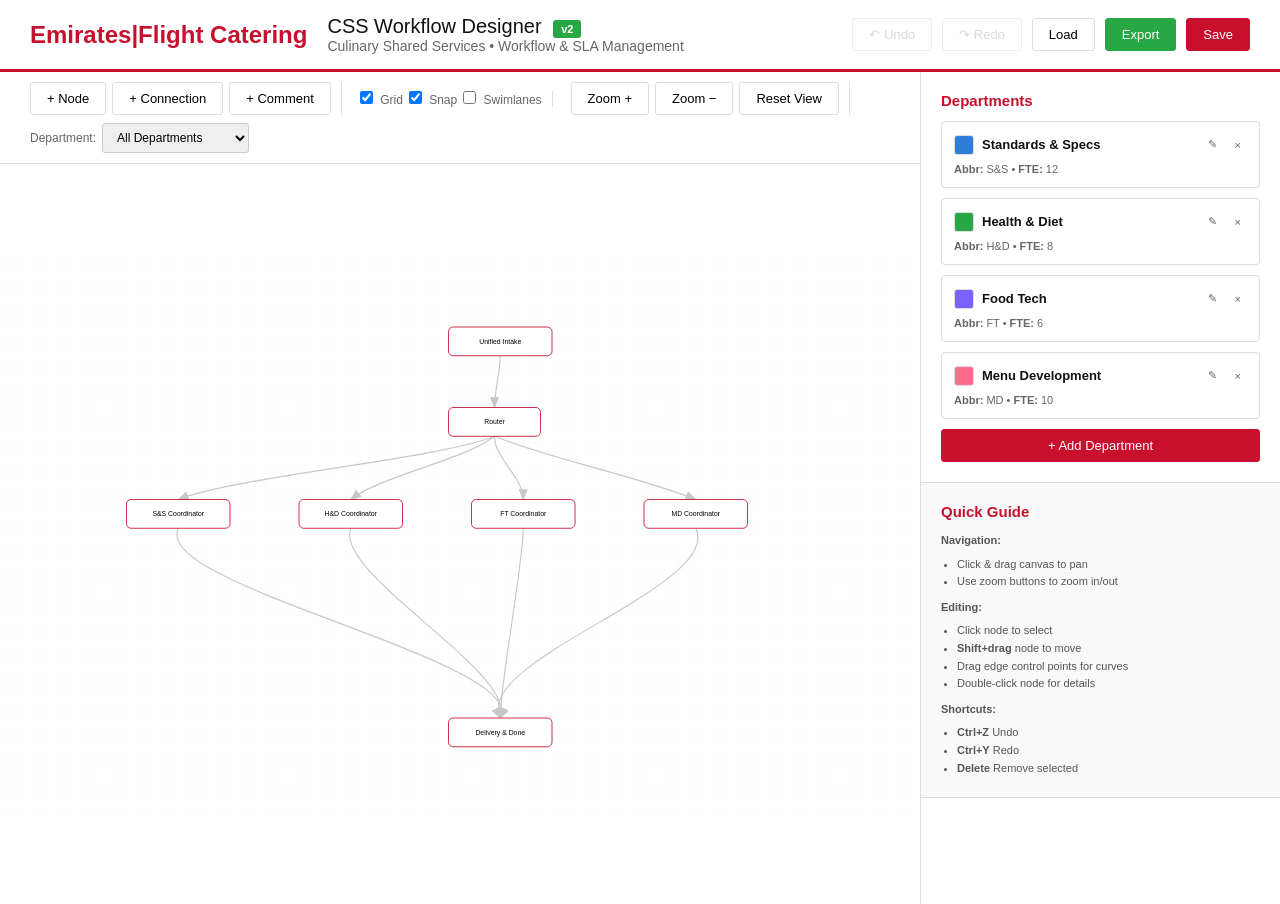
<file: workflow-designer-v2.html>
<!DOCTYPE html>
<html lang="en">
<head>
<meta charset="UTF-8" />
<meta name="viewport" content="width=device-width, initial-scale=1.0"/>
<title>CSS Workflow Designer - EKFC</title>
<style>
  :root{
    --ekfc-red:#C8102E; --ekfc-red-dark:#A00E24; --gold:#B8975F;
    --text:#111; --muted:#666; --bg:#f5f5f5; --card:#fff; --line:#ddd; --soft:#f8f8f8;
    --SS:#2f7ed8; --HD:#28a745; --FT:#7b61ff; --MD:#ff6b8b;
  }
  *{margin:0;padding:0;box-sizing:border-box}
  body{font-family:Arial,Helvetica,sans-serif;background:var(--bg);min-height:100vh;color:var(--text);overflow:hidden}

  /* Header - matching original demo */
  .header{background:var(--card);border-bottom:3px solid var(--ekfc-red);padding:15px 30px;box-shadow:0 2px 4px rgba(0,0,0,.08)}
  .header-content{display:flex;justify-content:space-between;align-items:center}
  .header-left{display:flex;align-items:center;gap:20px}
  .logo-text{color:var(--ekfc-red);font-size:24px;font-weight:bold}
  .header h1{font-size:20px;font-weight:normal}
  .header-subtitle{color:var(--muted);font-size:14px}
  .header-actions{display:flex;gap:10px}

  /* Buttons - original demo style */
  .btn{background:var(--card);border:1px solid var(--line);padding:8px 16px;border-radius:3px;cursor:pointer;font-size:13px;transition:.2s;font-family:inherit}
  .btn:hover{background:var(--soft)}
  .btn-primary{background:var(--ekfc-red);color:#fff;border-color:var(--ekfc-red)}
  .btn-primary:hover{background:var(--ekfc-red-dark)}
  .btn-success{background:#28a745;color:#fff;border-color:#28a745}
  .btn-success:hover{background:#218838}
  .btn:disabled{opacity:0.5;cursor:not-allowed}

  /* Layout */
  .main-container{display:flex;height:calc(100vh - 68px);overflow:hidden}
  .canvas-area{flex:1;display:flex;flex-direction:column;overflow:hidden;position:relative}
  .toolbar{background:var(--card);border-bottom:1px solid var(--line);padding:10px 20px;display:flex;gap:8px;align-items:center;flex-wrap:wrap}
  .toolbar-group{display:flex;gap:6px;align-items:center;padding:0 10px;border-right:1px solid var(--line)}
  .toolbar-group:last-child{border-right:none}
  .canvas-workspace{flex:1;overflow:auto;position:relative;background:#fafafa}

  /* Right Sidebar */
  .right-sidebar{width:360px;background:var(--card);border-left:1px solid var(--line);overflow-y:auto;display:flex;flex-direction:column}
  .sidebar-section{padding:20px;border-bottom:1px solid var(--line)}
  .sidebar-title{font-size:15px;font-weight:600;margin-bottom:12px;color:var(--ekfc-red)}
  .form-group{margin-bottom:14px}
  .form-group label{display:block;font-size:12px;font-weight:600;margin-bottom:4px;color:#444}
  .form-group input, .form-group select, .form-group textarea{width:100%;padding:7px 10px;border:1px solid #ccc;border-radius:3px;font-size:12px;font-family:inherit}
  .form-group input:focus, .form-group select:focus, .form-group textarea:focus{outline:none;border-color:var(--ekfc-red)}
  .form-group-inline{display:flex;gap:8px}
  .form-group-inline>*{flex:1}

  /* Department Cards */
  .dept-card{background:#fff;border:1px solid var(--line);border-radius:4px;padding:12px;margin-bottom:10px}
  .dept-card-header{display:flex;justify-content:space-between;align-items:center;margin-bottom:8px}
  .dept-name{font-weight:600;font-size:13px}
  .dept-color{width:20px;height:20px;border-radius:3px;border:1px solid #ddd}
  .dept-actions{display:flex;gap:6px}
  .icon-btn{background:transparent;border:none;cursor:pointer;padding:4px 6px;border-radius:3px;color:#666;font-size:11px}
  .icon-btn:hover{background:#f0f0f0}

  /* SVG Canvas */
  .svg-canvas{width:100%;height:100%;background:#fff;cursor:grab;user-select:none;position:relative}
  .svg-canvas.dragging{cursor:grabbing}
  .svg-canvas.crosshair{cursor:crosshair}

  /* Grid */
  .grid-pattern{stroke:#e8e8e8;stroke-width:0.5}

  /* SVG Elements - original demo style */
  .stage-node{cursor:pointer;transition:filter .2s}
  .stage-node:hover{filter:drop-shadow(0 2px 6px rgba(0,0,0,.15))}
  .stage-node.selected{filter:drop-shadow(0 0 8px rgba(200,16,46,.6))}
  .stage-rect{fill:#fff;stroke:#C8102E;stroke-width:1.5;rx:8}
  .stage-text{fill:#000;font-size:12px;font-weight:500;text-anchor:middle;pointer-events:none;font-family:Arial,Helvetica,sans-serif}

  /* Edges with control points */
  .edge-group{cursor:pointer}
  .edge-path{stroke:#c7c7c7;stroke-width:2;fill:none;marker-end:url(#arrow)}
  .edge-path.selected{stroke:#C8102E;stroke-width:2.5}
  .edge-control{fill:#fff;stroke:#C8102E;stroke-width:1.5;cursor:move;opacity:0}
  .edge-group:hover .edge-control, .edge-group.selected .edge-control{opacity:1}

  /* Comments - original demo style */
  .comment-marker{cursor:pointer}
  .comment-marker circle{fill:#FFD600;stroke:#333;stroke-width:1.5}
  .comment-marker text{fill:#000;font-size:11px;font-weight:700;text-anchor:middle;pointer-events:none}
  .comment-panel{position:absolute;background:#fff;border:1px solid #ddd;border-radius:6px;box-shadow:0 4px 12px rgba(0,0,0,.15);padding:12px;min-width:280px;max-width:320px;z-index:1000;display:none}
  .comment-panel.active{display:block}

  /* Modals */
  .modal{position:fixed;top:0;left:0;right:0;bottom:0;background:rgba(0,0,0,.5);display:none;align-items:center;justify-content:center;z-index:2000}
  .modal.active{display:flex}
  .modal-content{background:#fff;border-radius:4px;padding:24px;max-width:600px;width:90%;max-height:80vh;overflow-y:auto}
  .modal-header{display:flex;justify-content:space-between;align-items:center;margin-bottom:16px;padding-bottom:12px;border-bottom:2px solid var(--gold)}
  .modal-title{font-size:18px;font-weight:600}
  .close-modal{background:transparent;border:none;font-size:24px;cursor:pointer;color:#999;line-height:1}
  .close-modal:hover{color:#333}

  /* Process Step Modal */
  .tab-buttons{display:flex;gap:4px;margin-bottom:16px;border-bottom:1px solid var(--line)}
  .tab-btn{background:transparent;border:none;padding:10px 16px;cursor:pointer;font-size:13px;color:#666;border-bottom:2px solid transparent;transition:.2s}
  .tab-btn:hover{color:#333}
  .tab-btn.active{color:var(--ekfc-red);border-bottom-color:var(--ekfc-red)}
  .tab-content{display:none}
  .tab-content.active{display:block}

  /* SLA Indicator */
  .sla-indicator{display:inline-block;padding:2px 8px;border-radius:10px;font-size:10px;font-weight:600}
  .sla-green{background:#d4edda;color:#155724;border:1px solid #c3e6cb}
  .sla-yellow{background:#fff3cd;color:#856404;border:1px solid #ffeeba}
  .sla-red{background:#f8d7da;color:#721c24;border:1px solid #f5c6cb}

  /* Dependency List */
  .dependency-item{background:#f9f9f9;border:1px solid var(--line);border-radius:3px;padding:10px;margin-bottom:8px}
  .dependency-header{display:flex;justify-content:space-between;align-items:center;margin-bottom:4px}
  .dependency-dept{font-weight:600;font-size:12px}
  .dependency-meta{font-size:11px;color:#666}

  /* Alert */
  .alert{padding:10px 12px;border-radius:4px;margin-bottom:12px;font-size:12px}
  .alert-info{background:#d1ecf1;border:1px solid #bee5eb;color:#0c5460}
  .alert-success{background:#d4edda;border:1px solid #c3e6cb;color:#155724}

  /* Code block */
  .code-block{background:#f5f5f5;border:1px solid #ddd;border-radius:4px;padding:12px;font-family:'Courier New',monospace;font-size:11px;overflow-x:auto;max-height:300px}

  /* Swimlane view */
  .swimlane{fill:none;stroke:#ddd;stroke-width:1}
  .swimlane-label{font-size:14px;font-weight:600;fill:#666;font-family:Arial,Helvetica,sans-serif}

  /* Checkbox */
  input[type="checkbox"]{cursor:pointer;margin-right:4px}

  /* Badge */
  .badge{display:inline-block;padding:3px 8px;border-radius:3px;font-size:11px;font-weight:600;margin-left:6px}
  .badge-new{background:#28a745;color:#fff}
</style>
</head>
<body>
  <!-- Header -->
  <div class="header">
    <div class="header-content">
      <div class="header-left">
        <span class="logo-text">Emirates|Flight Catering</span>
        <div>
          <h1>CSS Workflow Designer <span class="badge badge-new">v2</span></h1>
          <div class="header-subtitle">Culinary Shared Services • Workflow & SLA Management</div>
        </div>
      </div>
      <div class="header-actions">
        <button class="btn" onclick="undoAction()" id="btnUndo" disabled>↶ Undo</button>
        <button class="btn" onclick="redoAction()" id="btnRedo" disabled>↷ Redo</button>
        <button class="btn" onclick="loadConfig()">Load</button>
        <button class="btn btn-success" onclick="exportConfig()">Export</button>
        <button class="btn btn-primary" onclick="saveConfig()">Save</button>
      </div>
    </div>
  </div>

  <!-- Main Container -->
  <div class="main-container">
    <!-- Canvas Area -->
    <div class="canvas-area">
      <div class="toolbar">
        <div class="toolbar-group">
          <button class="btn" id="btnAddNode">+ Node</button>
          <button class="btn" id="btnAddConnection">+ Connection</button>
          <button class="btn" id="btnAddComment">+ Comment</button>
        </div>
        <div class="toolbar-group">
          <label style="font-size:12px;color:#666">
            <input type="checkbox" id="gridToggle" checked onchange="toggleGrid()"> Grid
          </label>
          <label style="font-size:12px;color:#666">
            <input type="checkbox" id="snapToggle" checked onchange="toggleSnap()"> Snap
          </label>
          <label style="font-size:12px;color:#666">
            <input type="checkbox" id="swimlaneToggle" onchange="toggleSwimlanes()"> Swimlanes
          </label>
        </div>
        <div class="toolbar-group">
          <button class="btn" id="btnZoomIn">Zoom +</button>
          <button class="btn" id="btnZoomOut">Zoom −</button>
          <button class="btn" id="btnResetView">Reset View</button>
        </div>
        <div style="flex:1"></div>
        <div class="toolbar-group">
          <span style="font-size:12px;color:#666">Department:</span>
          <select id="deptSelector" style="padding:6px 10px;border:1px solid #ccc;border-radius:3px;font-size:12px" onchange="switchDepartment()">
            <option value="">All Departments</option>
          </select>
        </div>
      </div>

      <div class="canvas-workspace">
        <svg id="workflowCanvas" class="svg-canvas" viewBox="0 0 1600 1000" preserveAspectRatio="xMidYMid meet">
          <defs>
            <marker id="arrow" markerWidth="10" markerHeight="8" refX="9" refY="4" orient="auto">
              <polygon points="0,0 10,4 0,8" fill="#c7c7c7"></polygon>
            </marker>
            <pattern id="grid" width="20" height="20" patternUnits="userSpaceOnUse">
              <path d="M 20 0 L 0 0 0 20" fill="none" class="grid-pattern"/>
            </pattern>
          </defs>
          <g id="zoomRoot" transform="translate(0,0) scale(1)">
            <rect id="gridRect" width="1600" height="1000" fill="url(#grid)" opacity="0.5"/>
            <g id="swimlanes"></g>
            <g id="edges"></g>
            <g id="stages"></g>
            <g id="comments"></g>
          </g>
        </svg>
      </div>
    </div>

    <!-- Right Sidebar -->
    <div class="right-sidebar">
      <!-- Departments -->
      <div class="sidebar-section">
        <div class="sidebar-title">Departments</div>
        <div id="departmentsList"></div>
        <button class="btn btn-primary" style="width:100%" onclick="addDepartment()">+ Add Department</button>
      </div>

      <!-- Node Inspector -->
      <div class="sidebar-section" id="nodeInspector" style="display:none">
        <div class="sidebar-title">Node Properties</div>
        <div class="form-group">
          <label>Name</label>
          <input type="text" id="nodeName" oninput="updateSelectedNode()">
        </div>
        <div class="form-group">
          <label>Department</label>
          <select id="nodeDepartment" onchange="updateSelectedNode()"></select>
        </div>
        <div class="form-group-inline">
          <div class="form-group" style="margin-bottom:0">
            <label>X</label>
            <input type="number" id="nodeX" oninput="updateSelectedNode()">
          </div>
          <div class="form-group" style="margin-bottom:0">
            <label>Y</label>
            <input type="number" id="nodeY" oninput="updateSelectedNode()">
          </div>
        </div>
        <button class="btn" style="width:100%;margin-top:10px" onclick="openProcessModal()">Configure Process Step</button>
        <button class="btn" style="width:100%;margin-top:6px" onclick="duplicateNode()">Duplicate</button>
        <button class="btn" style="width:100%;margin-top:6px;background:#dc3545;color:#fff" onclick="deleteNode()">Delete</button>
      </div>

      <!-- Quick Guide -->
      <div class="sidebar-section" style="background:#f9f9f9">
        <div class="sidebar-title">Quick Guide</div>
        <div style="font-size:11px;line-height:1.6;color:#555">
          <p style="margin-bottom:6px"><strong>Navigation:</strong></p>
          <ul style="margin-left:16px;margin-bottom:8px">
            <li>Click & drag canvas to pan</li>
            <li>Use zoom buttons to zoom in/out</li>
          </ul>
          <p style="margin-bottom:6px"><strong>Editing:</strong></p>
          <ul style="margin-left:16px;margin-bottom:8px">
            <li>Click node to select</li>
            <li><strong>Shift+drag</strong> node to move</li>
            <li>Drag edge control points for curves</li>
            <li>Double-click node for details</li>
          </ul>
          <p style="margin-bottom:6px"><strong>Shortcuts:</strong></p>
          <ul style="margin-left:16px">
            <li><strong>Ctrl+Z</strong> Undo</li>
            <li><strong>Ctrl+Y</strong> Redo</li>
            <li><strong>Delete</strong> Remove selected</li>
          </ul>
        </div>
      </div>
    </div>
  </div>

  <!-- Process Step Configuration Modal -->
  <div id="processModal" class="modal">
    <div class="modal-content" style="max-width:700px">
      <div class="modal-header">
        <div class="modal-title">Process Step Configuration</div>
        <button class="close-modal" onclick="closeProcessModal()">&times;</button>
      </div>

      <div class="tab-buttons">
        <button class="tab-btn active" onclick="switchProcessTab('basic')">Basic Info</button>
        <button class="tab-btn" onclick="switchProcessTab('sla')">SLA Settings</button>
        <button class="tab-btn" onclick="switchProcessTab('dependencies')">Dependencies</button>
        <button class="tab-btn" onclick="switchProcessTab('resources')">Resources</button>
      </div>

      <!-- Basic Info Tab -->
      <div id="tab-basic" class="tab-content active">
        <div class="form-group">
          <label>Process Step Name</label>
          <input type="text" id="processName" placeholder="e.g., Request Submission">
        </div>
        <div class="form-group">
          <label>Description</label>
          <textarea id="processDesc" rows="3" placeholder="Detailed description of this process step..."></textarea>
        </div>
        <div class="form-group">
          <label>Owner / Responsible Person</label>
          <input type="text" id="processOwner" placeholder="e.g., Sarah Johnson">
        </div>
        <div class="form-group">
          <label>Category</label>
          <select id="processCategory">
            <option>Task</option>
            <option>Approval</option>
            <option>Review</option>
            <option>Decision Point</option>
            <option>Milestone</option>
          </select>
        </div>
      </div>

      <!-- SLA Settings Tab -->
      <div id="tab-sla" class="tab-content">
        <div class="alert alert-info">
          Configure SLA timeframes for this process step. Time is calculated in business hours.
        </div>
        <div class="form-group">
          <label>Expected Duration</label>
          <div class="form-group-inline">
            <input type="number" id="slaDuration" placeholder="24" min="0">
            <select id="slaUnit">
              <option value="hours">Hours</option>
              <option value="days">Days</option>
              <option value="weeks">Weeks</option>
            </select>
          </div>
        </div>
        <div class="form-group">
          <label>Buffer Time (Optional)</label>
          <div class="form-group-inline">
            <input type="number" id="slaBuffer" placeholder="4" min="0">
            <select id="slaBufferUnit">
              <option value="hours">Hours</option>
              <option value="days">Days</option>
            </select>
          </div>
        </div>
        <div class="form-group">
          <label>Priority Level</label>
          <select id="slaPriority">
            <option value="low">Low</option>
            <option value="medium" selected>Medium</option>
            <option value="high">High</option>
            <option value="urgent">Urgent</option>
          </select>
        </div>
        <div class="form-group">
          <label>Escalation Threshold (% of SLA)</label>
          <input type="number" id="slaEscalation" placeholder="80" min="0" max="100">
          <small style="font-size:10px;color:#666">Alert when this % of time is consumed</small>
        </div>
        <div class="form-group">
          <label>Escalation Contact</label>
          <input type="text" id="slaContact" placeholder="Manager name or email">
        </div>
      </div>

      <!-- Dependencies Tab -->
      <div id="tab-dependencies" class="tab-content">
        <div class="alert alert-info">
          Add dependencies on other departments or process steps.
        </div>
        <div id="dependenciesList"></div>
        <button class="btn btn-primary" onclick="addDependency()">+ Add Dependency</button>
      </div>

      <!-- Resources Tab -->
      <div id="tab-resources" class="tab-content">
        <div class="form-group">
          <label>Required Resources / Tools</label>
          <textarea id="resourceTools" rows="2" placeholder="e.g., ServiceDesk Plus, SharePoint, Excel"></textarea>
        </div>
        <div class="form-group">
          <label>Standard Operating Procedure (Link)</label>
          <input type="url" id="resourceSOP" placeholder="https://...">
        </div>
        <div class="form-group">
          <label>Template Documents (Link)</label>
          <input type="url" id="resourceTemplates" placeholder="https://...">
        </div>
        <div class="form-group">
          <label>Training Materials (Link)</label>
          <input type="url" id="resourceTraining" placeholder="https://...">
        </div>
        <div class="form-group">
          <label>Help / FAQ (Link)</label>
          <input type="url" id="resourceHelp" placeholder="https://...">
        </div>
      </div>

      <div style="margin-top:20px;padding-top:16px;border-top:1px solid var(--line);text-align:right">
        <button class="btn" onclick="closeProcessModal()">Cancel</button>
        <button class="btn btn-primary" onclick="saveProcessConfig()">Save Configuration</button>
      </div>
    </div>
  </div>

  <!-- Export Modal -->
  <div id="exportModal" class="modal">
    <div class="modal-content">
      <div class="modal-header">
        <div class="modal-title">Export Configuration</div>
        <button class="close-modal" onclick="closeExportModal()">&times;</button>
      </div>
      <div class="alert alert-success">
        Configuration ready for ServiceDesk Plus implementation team.
      </div>
      <div class="form-group">
        <label>Configuration Name</label>
        <input type="text" id="exportName" value="CSS Workflow Configuration">
      </div>
      <div class="form-group">
        <label>Department</label>
        <input type="text" id="exportDept" placeholder="e.g., Health & Diet">
      </div>
      <div class="form-group">
        <label>Notes for IT Team</label>
        <textarea id="exportNotes" rows="3" placeholder="Implementation notes and instructions..."></textarea>
      </div>
      <div class="code-block" id="exportJSON"></div>
      <button class="btn btn-success" style="width:100%;margin-top:10px" onclick="downloadConfig()">Download JSON</button>
      <button class="btn" style="width:100%;margin-top:6px" onclick="copyToClipboard()">Copy to Clipboard</button>
      <button class="btn" style="width:100%;margin-top:6px" onclick="downloadSVG()">Download as SVG Image</button>
    </div>
  </div>

<script>
/* ===== STATE MANAGEMENT ===== */
const GRID_SIZE = 20;
let gridEnabled = true;
let snapEnabled = true;
let swimlanesEnabled = false;

const state = {
  departments: [
    {id: 'SS', name: 'Standards & Specs', color: '#2f7ed8', fte: 12, abbr: 'S&S'},
    {id: 'HD', name: 'Health & Diet', color: '#28a745', fte: 8, abbr: 'H&D'},
    {id: 'FT', name: 'Food Tech', color: '#7b61ff', fte: 6, abbr: 'FT'},
    {id: 'MD', name: 'Menu Development', color: '#ff6b8b', fte: 10, abbr: 'MD'}
  ],
  nodes: [
    {id: 'intake', name: 'Unified Intake', type: 'intake', x: 780, y: 140, width: 180, height: 50, processConfig: null},
    {id: 'router', name: 'Router', type: 'router', x: 780, y: 280, width: 160, height: 50, processConfig: null},
    {id: 'SS_coord', name: 'S&S Coordinator', type: 'coordinator', dept: 'SS', x: 220, y: 440, width: 180, height: 50, processConfig: null},
    {id: 'HD_coord', name: 'H&D Coordinator', type: 'coordinator', dept: 'HD', x: 520, y: 440, width: 180, height: 50, processConfig: null},
    {id: 'FT_coord', name: 'FT Coordinator', type: 'coordinator', dept: 'FT', x: 820, y: 440, width: 180, height: 50, processConfig: null},
    {id: 'MD_coord', name: 'MD Coordinator', type: 'coordinator', dept: 'MD', x: 1120, y: 440, width: 180, height: 50, processConfig: null},
    {id: 'delivery', name: 'Delivery & Done', type: 'delivery', x: 780, y: 820, width: 180, height: 50, processConfig: null}
  ],
  edges: [
    {id: 'e1', from: 'intake', to: 'router', cp1x: 0, cp1y: 0, cp2x: 0, cp2y: 0},
    {id: 'e2', from: 'router', to: 'SS_coord', cp1x: -100, cp1y: 40, cp2x: 100, cp2y: -40},
    {id: 'e3', from: 'router', to: 'HD_coord', cp1x: -50, cp1y: 40, cp2x: 50, cp2y: -40},
    {id: 'e4', from: 'router', to: 'FT_coord', cp1x: 0, cp1y: 40, cp2x: 0, cp2y: -40},
    {id: 'e5', from: 'router', to: 'MD_coord', cp1x: 100, cp1y: 40, cp2x: -100, cp2y: -40},
    {id: 'e6', from: 'SS_coord', to: 'delivery', cp1x: -50, cp1y: 100, cp2x: 50, cp2y: -100},
    {id: 'e7', from: 'HD_coord', to: 'delivery', cp1x: -30, cp1y: 80, cp2x: 30, cp2y: -80},
    {id: 'e8', from: 'FT_coord', to: 'delivery', cp1x: 0, cp1y: 60, cp2x: 0, cp2y: -60},
    {id: 'e9', from: 'MD_coord', to: 'delivery', cp1x: 50, cp1y: 100, cp2x: -50, cp2y: -100}
  ],
  comments: [],
  selectedNode: null,
  selectedEdge: null,
  currentDepartment: null
};

let nextCommentId = 1;
let nextNodeId = 100;
let nextEdgeId = 100;

/* History for undo/redo */
const history = {
  states: [],
  currentIndex: -1,
  maxStates: 50
};

/* ===== INITIALIZATION ===== */
function init() {
  renderDepartments();
  renderDepartmentSelector();
  renderVisualWorkflow();
  setupCanvasInteraction();
  setupKeyboardShortcuts();
  saveToHistory(); // Initial state
}

/* ===== UNDO/REDO ===== */
function saveToHistory() {
  // Remove any states after current index
  history.states = history.states.slice(0, history.currentIndex + 1);

  // Add new state
  history.states.push(JSON.parse(JSON.stringify(state)));

  // Limit history size
  if (history.states.length > history.maxStates) {
    history.states.shift();
  } else {
    history.currentIndex++;
  }

  updateUndoRedoButtons();
}

function undoAction() {
  if (history.currentIndex > 0) {
    history.currentIndex--;
    Object.assign(state, JSON.parse(JSON.stringify(history.states[history.currentIndex])));
    renderVisualWorkflow();
    renderDepartments();
    updateUndoRedoButtons();
  }
}

function redoAction() {
  if (history.currentIndex < history.states.length - 1) {
    history.currentIndex++;
    Object.assign(state, JSON.parse(JSON.stringify(history.states[history.currentIndex])));
    renderVisualWorkflow();
    renderDepartments();
    updateUndoRedoButtons();
  }
}

function updateUndoRedoButtons() {
  document.getElementById('btnUndo').disabled = history.currentIndex <= 0;
  document.getElementById('btnRedo').disabled = history.currentIndex >= history.states.length - 1;
}

/* ===== KEYBOARD SHORTCUTS ===== */
function setupKeyboardShortcuts() {
  document.addEventListener('keydown', (e) => {
    if (e.ctrlKey || e.metaKey) {
      if (e.key === 'z' && !e.shiftKey) {
        e.preventDefault();
        undoAction();
      } else if (e.key === 'y' || (e.key === 'z' && e.shiftKey)) {
        e.preventDefault();
        redoAction();
      }
    }

    if (e.key === 'Delete' && state.selectedNode) {
      deleteNode();
    }
  });
}

/* ===== GRID & SNAP ===== */
function toggleGrid() {
  gridEnabled = document.getElementById('gridToggle').checked;
  document.getElementById('gridRect').style.opacity = gridEnabled ? '0.5' : '0';
}

function toggleSnap() {
  snapEnabled = document.getElementById('snapToggle').checked;
}

function snapToGrid(value) {
  if (!snapEnabled) return value;
  return Math.round(value / GRID_SIZE) * GRID_SIZE;
}

/* ===== SWIMLANES ===== */
function toggleSwimlanes() {
  swimlanesEnabled = document.getElementById('swimlaneToggle').checked;
  renderSwimlanes();
}

function renderSwimlanes() {
  const container = document.getElementById('swimlanes');
  container.innerHTML = '';

  if (!swimlanesEnabled) return;

  const laneHeight = 200;
  const startY = 100;

  state.departments.forEach((dept, idx) => {
    const y = startY + idx * laneHeight;

    // Lane background
    const rect = document.createElementNS('http://www.w3.org/2000/svg', 'rect');
    rect.setAttribute('x', 0);
    rect.setAttribute('y', y);
    rect.setAttribute('width', 1600);
    rect.setAttribute('height', laneHeight);
    rect.setAttribute('fill', dept.color + '08');
    rect.setAttribute('stroke', dept.color + '40');
    rect.setAttribute('stroke-width', 1);
    container.appendChild(rect);

    // Lane label
    const text = document.createElementNS('http://www.w3.org/2000/svg', 'text');
    text.setAttribute('x', 20);
    text.setAttribute('y', y + 30);
    text.setAttribute('class', 'swimlane-label');
    text.setAttribute('fill', dept.color);
    text.textContent = dept.name;
    container.appendChild(text);
  });
}

/* ===== DEPARTMENTS ===== */
function renderDepartments() {
  const container = document.getElementById('departmentsList');
  container.innerHTML = state.departments.map(dept => `
    <div class="dept-card">
      <div class="dept-card-header">
        <div style="display:flex;align-items:center;gap:8px">
          <div class="dept-color" style="background:${dept.color}"></div>
          <div class="dept-name">${dept.name}</div>
        </div>
        <div class="dept-actions">
          <button class="icon-btn" onclick="editDepartment('${dept.id}')">✎</button>
          <button class="icon-btn" onclick="deleteDepartment('${dept.id}')">×</button>
        </div>
      </div>
      <div style="font-size:11px;color:#666">
        <strong>Abbr:</strong> ${dept.abbr} • <strong>FTE:</strong> ${dept.fte}
      </div>
    </div>
  `).join('');
}

function renderDepartmentSelector() {
  const selector = document.getElementById('deptSelector');
  selector.innerHTML = '<option value="">All Departments</option>' +
    state.departments.map(d => `<option value="${d.id}">${d.name}</option>`).join('');
}

function switchDepartment() {
  state.currentDepartment = document.getElementById('deptSelector').value || null;
  renderVisualWorkflow();
}

function addDepartment() {
  const name = prompt('Department name:');
  if (!name) return;

  const abbr = prompt('Abbreviation:', name.substring(0, 3).toUpperCase());
  const fte = parseInt(prompt('FTE count:', '5')) || 5;
  const color = '#' + Math.floor(Math.random()*16777215).toString(16);

  state.departments.push({id: 'DEPT_' + Date.now(), name, abbr, fte, color});
  renderDepartments();
  renderDepartmentSelector();
  saveToHistory();
}

function editDepartment(id) {
  const dept = state.departments.find(d => d.id === id);
  if (!dept) return;

  const name = prompt('Department name:', dept.name);
  if (name) dept.name = name;

  renderDepartments();
  renderDepartmentSelector();
  saveToHistory();
}

function deleteDepartment(id) {
  if (!confirm('Delete this department?')) return;
  state.departments = state.departments.filter(d => d.id !== id);
  renderDepartments();
  renderDepartmentSelector();
  saveToHistory();
}

/* ===== VISUAL WORKFLOW ===== */
function renderVisualWorkflow() {
  renderEdges();
  renderNodes();
  renderComments();
  renderSwimlanes();
}

function renderEdges() {
  const container = document.getElementById('edges');
  container.innerHTML = '';

  state.edges.forEach(edge => {
    const fromNode = state.nodes.find(n => n.id === edge.from);
    const toNode = state.nodes.find(n => n.id === edge.to);
    if (!fromNode || !toNode) return;

    // Filter by department if needed
    if (state.currentDepartment) {
      if (fromNode.dept !== state.currentDepartment && toNode.dept !== state.currentDepartment) {
        return;
      }
    }

    const x1 = fromNode.x + (fromNode.width || 160) / 2;
    const y1 = fromNode.y + (fromNode.height || 50);
    const x2 = toNode.x + (toNode.width || 160) / 2;
    const y2 = toNode.y;

    // Control points (relative to start and end)
    const cp1x = x1 + (edge.cp1x || 0);
    const cp1y = y1 + (edge.cp1y || (y2 - y1) / 3);
    const cp2x = x2 + (edge.cp2x || 0);
    const cp2y = y2 + (edge.cp2y || -(y2 - y1) / 3);

    const g = document.createElementNS('http://www.w3.org/2000/svg', 'g');
    g.setAttribute('class', 'edge-group');
    g.setAttribute('data-id', edge.id);
    if (state.selectedEdge === edge.id) g.classList.add('selected');

    // Path
    const path = document.createElementNS('http://www.w3.org/2000/svg', 'path');
    path.setAttribute('class', 'edge-path');
    path.setAttribute('d', `M${x1},${y1} C${cp1x},${cp1y} ${cp2x},${cp2y} ${x2},${y2}`);

    // Control point 1
    const ctrl1 = document.createElementNS('http://www.w3.org/2000/svg', 'circle');
    ctrl1.setAttribute('class', 'edge-control');
    ctrl1.setAttribute('cx', cp1x);
    ctrl1.setAttribute('cy', cp1y);
    ctrl1.setAttribute('r', 5);
    ctrl1.setAttribute('data-cp', '1');

    // Control point 2
    const ctrl2 = document.createElementNS('http://www.w3.org/2000/svg', 'circle');
    ctrl2.setAttribute('class', 'edge-control');
    ctrl2.setAttribute('cx', cp2x);
    ctrl2.setAttribute('cy', cp2y);
    ctrl2.setAttribute('r', 5);
    ctrl2.setAttribute('data-cp', '2');

    g.appendChild(path);
    g.appendChild(ctrl1);
    g.appendChild(ctrl2);

    g.addEventListener('click', (e) => {
      if (!e.target.classList.contains('edge-control')) {
        selectEdge(edge.id);
      }
    });

    container.appendChild(g);
  });
}

function renderNodes() {
  const container = document.getElementById('stages');
  container.innerHTML = '';

  state.nodes.forEach(node => {
    // Filter by department
    if (state.currentDepartment && node.dept !== state.currentDepartment) {
      return;
    }

    const g = document.createElementNS('http://www.w3.org/2000/svg', 'g');
    g.setAttribute('class', 'stage-node');
    g.setAttribute('data-id', node.id);
    if (state.selectedNode === node.id) g.classList.add('selected');

    const rect = document.createElementNS('http://www.w3.org/2000/svg', 'rect');
    rect.setAttribute('class', 'stage-rect');
    rect.setAttribute('x', node.x);
    rect.setAttribute('y', node.y);
    rect.setAttribute('width', node.width || 160);
    rect.setAttribute('height', node.height || 50);

    // Color by department
    if (node.dept) {
      const dept = state.departments.find(d => d.id === node.dept);
      if (dept) {
        rect.setAttribute('fill', dept.color + '22');
        rect.setAttribute('stroke', dept.color);
      }
    }

    const text = document.createElementNS('http://www.w3.org/2000/svg', 'text');
    text.setAttribute('class', 'stage-text');
    text.setAttribute('x', node.x + (node.width || 160) / 2);
    text.setAttribute('y', node.y + (node.height || 50) / 2 + 4);
    text.textContent = node.name;

    g.appendChild(rect);
    g.appendChild(text);

    g.addEventListener('click', () => selectNode(node.id));
    g.addEventListener('dblclick', () => openProcessModal());

    container.appendChild(g);
  });
}

function renderComments() {
  const container = document.getElementById('comments');
  container.innerHTML = '';
  // Comments rendering (simplified for now)
}

/* ===== NODE SELECTION & EDITING ===== */
function selectNode(id) {
  state.selectedNode = id;
  state.selectedEdge = null;
  const node = state.nodes.find(n => n.id === id);

  if (node) {
    document.getElementById('nodeInspector').style.display = 'block';
    document.getElementById('nodeName').value = node.name;
    document.getElementById('nodeX').value = node.x;
    document.getElementById('nodeY').value = node.y;

    const deptSelect = document.getElementById('nodeDepartment');
    deptSelect.innerHTML = '<option value="">None</option>' +
      state.departments.map(d => `<option value="${d.id}" ${node.dept === d.id ? 'selected' : ''}>${d.name}</option>`).join('');
  }

  renderVisualWorkflow();
}

function selectEdge(id) {
  state.selectedEdge = id;
  state.selectedNode = null;
  document.getElementById('nodeInspector').style.display = 'none';
  renderVisualWorkflow();
}

function updateSelectedNode() {
  if (!state.selectedNode) return;
  const node = state.nodes.find(n => n.id === state.selectedNode);
  if (!node) return;

  node.name = document.getElementById('nodeName').value;
  node.dept = document.getElementById('nodeDepartment').value || null;
  node.x = parseInt(document.getElementById('nodeX').value) || node.x;
  node.y = parseInt(document.getElementById('nodeY').value) || node.y;

  renderVisualWorkflow();
}

function duplicateNode() {
  if (!state.selectedNode) return;
  const node = state.nodes.find(n => n.id === state.selectedNode);
  if (!node) return;

  const newNode = {...node, id: 'node_' + nextNodeId++, x: node.x + 50, y: node.y + 50};
  state.nodes.push(newNode);
  renderVisualWorkflow();
  saveToHistory();
}

function deleteNode() {
  if (!state.selectedNode) return;
  if (!confirm('Delete this node?')) return;

  state.nodes = state.nodes.filter(n => n.id !== state.selectedNode);
  state.edges = state.edges.filter(e => e.from !== state.selectedNode && e.to !== state.selectedNode);
  state.selectedNode = null;
  document.getElementById('nodeInspector').style.display = 'none';

  renderVisualWorkflow();
  saveToHistory();
}

/* ===== CANVAS INTERACTION ===== */
let scale = 1, panX = 0, panY = 0;
let isDragging = false, isDraggingNode = false, isDraggingControl = false;
let isAddingNode = false, isAddingConnection = false, isAddingComment = false;
let lastX = 0, lastY = 0;
let draggedNode = null, draggedEdge = null, draggedCP = null;
let dragOffsetX = 0, dragOffsetY = 0;
let connectionStartNode = null;

function setupCanvasInteraction() {
  const canvas = document.getElementById('workflowCanvas');
  const root = document.getElementById('zoomRoot');

  document.getElementById('btnAddNode').addEventListener('click', () => {
    isAddingNode = true;
    isAddingConnection = false;
    isAddingComment = false;
    canvas.classList.add('crosshair');
  });

  document.getElementById('btnAddConnection').addEventListener('click', () => {
    isAddingConnection = true;
    isAddingNode = false;
    isAddingComment = false;
    connectionStartNode = null;
    canvas.classList.add('crosshair');
    alert('Click start node, then end node.');
  });

  document.getElementById('btnAddComment').addEventListener('click', () => {
    isAddingComment = true;
    isAddingNode = false;
    isAddingConnection = false;
    canvas.classList.add('crosshair');
  });

  canvas.addEventListener('mousedown', (e) => {
    const rect = canvas.getBoundingClientRect();
    const svgX = ((e.clientX - rect.left - panX) / scale);
    const svgY = ((e.clientY - rect.top - panY) / scale);

    // Check for control point drag
    if (e.target.classList.contains('edge-control')) {
      isDraggingControl = true;
      const edgeGroup = e.target.closest('.edge-group');
      draggedEdge = state.edges.find(edge => edge.id === edgeGroup.getAttribute('data-id'));
      draggedCP = e.target.getAttribute('data-cp');
      return;
    }

    const clickedNode = findNodeAtPosition(svgX, svgY);

    // Adding node
    if (isAddingNode && !clickedNode) {
      const name = prompt('Node name:');
      if (name) {
        const x = snapToGrid(svgX - 80);
        const y = snapToGrid(svgY - 25);
        state.nodes.push({
          id: 'node_' + nextNodeId++,
          name,
          type: 'specialist',
          x,
          y,
          width: 160,
          height: 50,
          processConfig: null
        });
        renderVisualWorkflow();
        saveToHistory();
      }
      isAddingNode = false;
      canvas.classList.remove('crosshair');
      return;
    }

    // Adding connection
    if (isAddingConnection && clickedNode) {
      if (!connectionStartNode) {
        connectionStartNode = clickedNode.id;
      } else {
        if (connectionStartNode !== clickedNode.id) {
          state.edges.push({
            id: 'edge_' + nextEdgeId++,
            from: connectionStartNode,
            to: clickedNode.id,
            cp1x: 0,
            cp1y: 0,
            cp2x: 0,
            cp2y: 0
          });
          renderVisualWorkflow();
          saveToHistory();
        }
        connectionStartNode = null;
        isAddingConnection = false;
        canvas.classList.remove('crosshair');
      }
      return;
    }

    // Adding comment
    if (isAddingComment) {
      const text = prompt('Comment:');
      if (text) {
        state.comments.push({
          id: nextCommentId++,
          x: svgX,
          y: svgY,
          text,
          author: 'Manager',
          time: new Date().toLocaleString()
        });
        renderComments();
        saveToHistory();
      }
      isAddingComment = false;
      canvas.classList.remove('crosshair');
      return;
    }

    // Dragging node
    if (clickedNode && e.shiftKey) {
      isDraggingNode = true;
      draggedNode = clickedNode;
      dragOffsetX = svgX - clickedNode.x;
      dragOffsetY = svgY - clickedNode.y;
      canvas.style.cursor = 'move';
      return;
    }

    // Pan canvas
    if (!clickedNode && !e.target.classList.contains('edge-control')) {
      isDragging = true;
      lastX = e.clientX;
      lastY = e.clientY;
      canvas.classList.add('dragging');
    }
  });

  window.addEventListener('mouseup', () => {
    if (isDraggingNode || isDraggingControl) {
      saveToHistory();
    }
    isDragging = false;
    isDraggingNode = false;
    isDraggingControl = false;
    draggedNode = null;
    draggedEdge = null;
    draggedCP = null;
    canvas.classList.remove('dragging');
    canvas.style.cursor = '';
  });

  window.addEventListener('mousemove', (e) => {
    const rect = canvas.getBoundingClientRect();
    const svgX = ((e.clientX - rect.left - panX) / scale);
    const svgY = ((e.clientY - rect.top - panY) / scale);

    // Dragging control point
    if (isDraggingControl && draggedEdge) {
      const fromNode = state.nodes.find(n => n.id === draggedEdge.from);
      const toNode = state.nodes.find(n => n.id === draggedEdge.to);

      if (draggedCP === '1') {
        const x1 = fromNode.x + (fromNode.width || 160) / 2;
        const y1 = fromNode.y + (fromNode.height || 50);
        draggedEdge.cp1x = svgX - x1;
        draggedEdge.cp1y = svgY - y1;
      } else if (draggedCP === '2') {
        const x2 = toNode.x + (toNode.width || 160) / 2;
        const y2 = toNode.y;
        draggedEdge.cp2x = svgX - x2;
        draggedEdge.cp2y = svgY - y2;
      }
      renderVisualWorkflow();
      return;
    }

    // Dragging node
    if (isDraggingNode && draggedNode) {
      draggedNode.x = snapToGrid(svgX - dragOffsetX);
      draggedNode.y = snapToGrid(svgY - dragOffsetY);
      renderVisualWorkflow();

      if (state.selectedNode === draggedNode.id) {
        document.getElementById('nodeX').value = Math.round(draggedNode.x);
        document.getElementById('nodeY').value = Math.round(draggedNode.y);
      }
      return;
    }

    // Panning
    if (isDragging) {
      const dx = e.clientX - lastX;
      const dy = e.clientY - lastY;
      panX += dx;
      panY += dy;
      lastX = e.clientX;
      lastY = e.clientY;
      root.setAttribute('transform', `translate(${panX},${panY}) scale(${scale})`);
    }
  });

  document.getElementById('btnZoomIn').addEventListener('click', () => {
    scale = Math.min(2, scale * 1.2);
    root.setAttribute('transform', `translate(${panX},${panY}) scale(${scale})`);
  });

  document.getElementById('btnZoomOut').addEventListener('click', () => {
    scale = Math.max(0.5, scale / 1.2);
    root.setAttribute('transform', `translate(${panX},${panY}) scale(${scale})`);
  });

  document.getElementById('btnResetView').addEventListener('click', () => {
    scale = 1;
    panX = 0;
    panY = 0;
    root.setAttribute('transform', 'translate(0,0) scale(1)');
  });
}

function findNodeAtPosition(x, y) {
  return state.nodes.find(node => {
    return x >= node.x &&
           x <= node.x + (node.width || 160) &&
           y >= node.y &&
           y <= node.y + (node.height || 50);
  });
}

/* ===== PROCESS STEP MODAL ===== */
let currentProcessNode = null;

function openProcessModal() {
  if (!state.selectedNode) return;
  currentProcessNode = state.nodes.find(n => n.id === state.selectedNode);
  if (!currentProcessNode) return;

  const config = currentProcessNode.processConfig || {};

  // Load basic info
  document.getElementById('processName').value = config.name || currentProcessNode.name;
  document.getElementById('processDesc').value = config.description || '';
  document.getElementById('processOwner').value = config.owner || '';
  document.getElementById('processCategory').value = config.category || 'Task';

  // Load SLA
  document.getElementById('slaDuration').value = config.slaDuration || '';
  document.getElementById('slaUnit').value = config.slaUnit || 'hours';
  document.getElementById('slaBuffer').value = config.slaBuffer || '';
  document.getElementById('slaBufferUnit').value = config.slaBufferUnit || 'hours';
  document.getElementById('slaPriority').value = config.slaPriority || 'medium';
  document.getElementById('slaEscalation').value = config.slaEscalation || '80';
  document.getElementById('slaContact').value = config.slaContact || '';

  // Load resources
  document.getElementById('resourceTools').value = config.resourceTools || '';
  document.getElementById('resourceSOP').value = config.resourceSOP || '';
  document.getElementById('resourceTemplates').value = config.resourceTemplates || '';
  document.getElementById('resourceTraining').value = config.resourceTraining || '';
  document.getElementById('resourceHelp').value = config.resourceHelp || '';

  renderDependenciesList(config.dependencies || []);

  document.getElementById('processModal').classList.add('active');
}

function closeProcessModal() {
  document.getElementById('processModal').classList.remove('active');
  currentProcessNode = null;
}

function switchProcessTab(tab) {
  document.querySelectorAll('.tab-btn').forEach(b => b.classList.remove('active'));
  document.querySelectorAll('.tab-content').forEach(c => c.classList.remove('active'));

  event.target.classList.add('active');
  document.getElementById('tab-' + tab).classList.add('active');
}

function saveProcessConfig() {
  if (!currentProcessNode) return;

  const config = {
    name: document.getElementById('processName').value,
    description: document.getElementById('processDesc').value,
    owner: document.getElementById('processOwner').value,
    category: document.getElementById('processCategory').value,
    slaDuration: document.getElementById('slaDuration').value,
    slaUnit: document.getElementById('slaUnit').value,
    slaBuffer: document.getElementById('slaBuffer').value,
    slaBufferUnit: document.getElementById('slaBufferUnit').value,
    slaPriority: document.getElementById('slaPriority').value,
    slaEscalation: document.getElementById('slaEscalation').value,
    slaContact: document.getElementById('slaContact').value,
    dependencies: currentDependencies,
    resourceTools: document.getElementById('resourceTools').value,
    resourceSOP: document.getElementById('resourceSOP').value,
    resourceTemplates: document.getElementById('resourceTemplates').value,
    resourceTraining: document.getElementById('resourceTraining').value,
    resourceHelp: document.getElementById('resourceHelp').value
  };

  currentProcessNode.processConfig = config;
  if (config.name) currentProcessNode.name = config.name;

  renderVisualWorkflow();
  closeProcessModal();
  saveToHistory();
}

/* ===== DEPENDENCIES ===== */
let currentDependencies = [];

function renderDependenciesList(deps) {
  currentDependencies = deps;
  const container = document.getElementById('dependenciesList');

  if (deps.length === 0) {
    container.innerHTML = '<p style="font-size:11px;color:#999;padding:10px 0">No dependencies added yet.</p>';
    return;
  }

  container.innerHTML = deps.map((dep, idx) => `
    <div class="dependency-item">
      <div class="dependency-header">
        <div class="dependency-dept">${dep.department}</div>
        <button class="icon-btn" onclick="removeDependency(${idx})">×</button>
      </div>
      <div class="dependency-meta">
        <strong>Type:</strong> ${dep.type} • <strong>SLA:</strong> ${dep.sla || 'Not set'}
      </div>
      <div style="font-size:11px;color:#666;margin-top:4px">${dep.description || 'No description'}</div>
    </div>
  `).join('');
}

function addDependency() {
  const dept = prompt('Department name:');
  if (!dept) return;

  const type = prompt('Dependency type (requires/informs/approves):', 'requires');
  const description = prompt('What is needed:', '');
  const sla = prompt('Expected response time (e.g., 24 hours):', '');

  currentDependencies.push({department: dept, type, description, sla});
  renderDependenciesList(currentDependencies);
}

function removeDependency(idx) {
  currentDependencies.splice(idx, 1);
  renderDependenciesList(currentDependencies);
}

/* ===== CONFIG MANAGEMENT ===== */
function saveConfig() {
  localStorage.setItem('cssWorkflowConfig', JSON.stringify(state));
  alert('Configuration saved locally!');
}

function loadConfig() {
  const saved = localStorage.getItem('cssWorkflowConfig');
  if (!saved) {
    alert('No saved configuration found.');
    return;
  }

  if (!confirm('Load saved configuration?')) return;

  Object.assign(state, JSON.parse(saved));
  renderDepartments();
  renderDepartmentSelector();
  renderVisualWorkflow();
  saveToHistory();
  alert('Configuration loaded!');
}

function exportConfig() {
  const config = {
    metadata: {
      name: 'CSS Workflow Configuration',
      department: state.currentDepartment || 'All Departments',
      version: '2.0',
      exportedAt: new Date().toISOString(),
      tool: 'CSS Workflow Designer v2'
    },
    departments: state.departments,
    nodes: state.nodes,
    edges: state.edges,
    comments: state.comments
  };

  document.getElementById('exportJSON').textContent = JSON.stringify(config, null, 2);
  document.getElementById('exportModal').classList.add('active');
}

function closeExportModal() {
  document.getElementById('exportModal').classList.remove('active');
}

function downloadConfig() {
  const name = document.getElementById('exportName').value || 'workflow-config';
  const dept = document.getElementById('exportDept').value || '';
  const notes = document.getElementById('exportNotes').value;

  const config = JSON.parse(document.getElementById('exportJSON').textContent);
  config.metadata.name = name;
  config.metadata.department = dept;
  config.metadata.notes = notes;

  const blob = new Blob([JSON.stringify(config, null, 2)], {type: 'application/json'});
  const url = URL.createObjectURL(blob);
  const a = document.createElement('a');
  a.href = url;
  a.download = (dept ? dept + '-' : '') + name.toLowerCase().replace(/\s+/g, '-') + '.json';
  a.click();
  URL.revokeObjectURL(url);
}

function copyToClipboard() {
  const text = document.getElementById('exportJSON').textContent;
  navigator.clipboard.writeText(text).then(() => alert('Copied to clipboard!'));
}

function downloadSVG() {
  const svg = document.getElementById('workflowCanvas');
  const svgData = new XMLSerializer().serializeToString(svg);
  const blob = new Blob([svgData], {type: 'image/svg+xml'});
  const url = URL.createObjectURL(blob);
  const a = document.createElement('a');
  a.href = url;
  a.download = 'workflow-diagram.svg';
  a.click();
  URL.revokeObjectURL(url);
}

/* ===== INITIALIZE ===== */
window.addEventListener('DOMContentLoaded', init);
</script>
</body>
</html>
</file>
<file: css/app.css>
/* SLA Configurator - Minimal Styles */

* {
  box-sizing: border-box;
  margin: 0;
  padding: 0;
}

body {
  font-family: -apple-system, BlinkMacSystemFont, 'Segoe UI', Roboto, Oxygen, Ubuntu, Cantarell, sans-serif;
  font-size: 14px;
  line-height: 1.5;
  color: #333;
  background: #f5f5f5;
}

.container {
  display: flex;
  height: 100vh;
}

/* Left Navigation */
.sidebar {
  width: 200px;
  background: #2c3e50;
  color: white;
  padding: 20px 0;
  flex-shrink: 0;
}

.sidebar h1 {
  font-size: 18px;
  padding: 0 20px 20px;
  border-bottom: 1px solid rgba(255,255,255,0.1);
  margin-bottom: 20px;
}

.nav-link {
  display: block;
  padding: 10px 20px;
  color: rgba(255,255,255,0.8);
  text-decoration: none;
  transition: background 0.2s;
}

.nav-link:hover {
  background: rgba(255,255,255,0.1);
  color: white;
}

.nav-link.active {
  background: rgba(255,255,255,0.2);
  color: white;
  border-left: 3px solid #3498db;
}

/* Main Content */
.main-content {
  flex: 1;
  overflow-y: auto;
  padding: 30px;
  background: white;
}

.screen {
  display: none;
}

h2 {
  font-size: 24px;
  margin-bottom: 20px;
  color: #2c3e50;
}

h3 {
  font-size: 18px;
  margin: 20px 0 10px;
  color: #34495e;
}

/* Form Elements */
.form-group {
  margin-bottom: 15px;
}

label {
  display: block;
  margin-bottom: 5px;
  font-weight: 500;
  color: #555;
}

input[type="text"],
input[type="number"],
input[type="time"],
select,
textarea {
  width: 100%;
  padding: 8px 10px;
  border: 1px solid #ddd;
  border-radius: 4px;
  font-size: 14px;
  font-family: inherit;
}

input:focus,
select:focus,
textarea:focus {
  outline: none;
  border-color: #3498db;
}

select[multiple] {
  height: auto;
}

textarea {
  min-height: 80px;
  resize: vertical;
}

/* Buttons */
button {
  padding: 8px 16px;
  border: none;
  border-radius: 4px;
  font-size: 14px;
  cursor: pointer;
  transition: background 0.2s;
  font-family: inherit;
}

.btn-primary {
  background: #3498db;
  color: white;
}

.btn-primary:hover {
  background: #2980b9;
}

.btn-secondary {
  background: #95a5a6;
  color: white;
}

.btn-secondary:hover {
  background: #7f8c8d;
}

.btn-success {
  background: #27ae60;
  color: white;
}

.btn-success:hover {
  background: #229954;
}

.btn-danger {
  background: #e74c3c;
  color: white;
}

.btn-danger:hover {
  background: #c0392b;
}

.btn-sm {
  padding: 4px 8px;
  font-size: 12px;
}

.btn-ghost {
  background: none;
  border: none;
  color: #999;
  cursor: pointer;
  padding: 4px 8px;
  font-size: 16px;
  transition: color 0.2s;
}

.btn-ghost:hover {
  color: #e74c3c;
}

.clickable-cell {
  cursor: pointer;
}

button:disabled {
  opacity: 0.5;
  cursor: not-allowed;
}

/* Tables */
table {
  width: 100%;
  border-collapse: collapse;
  margin-bottom: 20px;
}

th {
  background: #ecf0f1;
  padding: 10px;
  text-align: left;
  font-weight: 600;
  border-bottom: 2px solid #bdc3c7;
}

td {
  padding: 10px;
  border-bottom: 1px solid #ecf0f1;
}

tr:hover {
  background: #f8f9fa;
}

/* Catalog Tables */
.catalog-section {
  margin-bottom: 40px;
}

.catalog-section table {
  font-size: 13px;
}

.catalog-section td input {
  padding: 4px 8px;
  font-size: 13px;
}

/* Workflow Form */
.workflow-header {
  display: grid;
  grid-template-columns: repeat(auto-fit, minmax(250px, 1fr));
  gap: 15px;
  margin-bottom: 30px;
  padding: 20px;
  background: #f8f9fa;
  border-radius: 4px;
}

/* Steps List */
.steps-container {
  margin-bottom: 30px;
}

.step-item {
  display: grid;
  grid-template-columns: 40px 2fr 2fr 1fr auto;
  gap: 10px;
  align-items: center;
  padding: 15px;
  margin-bottom: 10px;
  background: #f8f9fa;
  border-radius: 4px;
  border-left: 3px solid #3498db;
}

.step-number {
  font-weight: bold;
  color: #7f8c8d;
}

.step-controls {
  display: flex;
  gap: 5px;
}

/* SLA Policy Table */
.sla-table {
  margin-top: 30px;
}

.sla-table td input {
  width: 100px;
}

/* Validation Messages */
.validation-messages {
  margin: 20px 0;
  padding: 0;
  list-style: none;
}

.validation-messages li {
  padding: 10px;
  margin-bottom: 5px;
  border-radius: 4px;
  border-left: 3px solid;
}

.validation-messages .error {
  background: #fee;
  border-color: #e74c3c;
  color: #c0392b;
}

.validation-messages .warning {
  background: #ffeaa7;
  border-color: #f39c12;
  color: #d68910;
}

/* Review Summary */
.summary-header {
  background: #ecf0f1;
  padding: 20px;
  border-radius: 4px;
  margin-bottom: 30px;
}

.summary-header dl {
  display: grid;
  grid-template-columns: 150px 1fr;
  gap: 10px;
}

.summary-header dt {
  font-weight: 600;
  color: #555;
}

.summary-header dd {
  color: #333;
}

.summary-steps {
  margin-bottom: 30px;
}

.summary-step {
  padding: 15px;
  background: #f8f9fa;
  margin-bottom: 10px;
  border-radius: 4px;
}

.summary-step-title {
  font-weight: 600;
  color: #2c3e50;
  margin-bottom: 5px;
}

.summary-step-meta {
  font-size: 13px;
  color: #7f8c8d;
}

.overrun-badge {
  display: inline-block;
  padding: 5px 10px;
  background: #e74c3c;
  color: white;
  border-radius: 3px;
  font-size: 12px;
  font-weight: 600;
  margin-left: 10px;
}

/* Action Buttons */
.action-bar {
  display: flex;
  gap: 10px;
  margin: 20px 0;
  flex-wrap: wrap;
}

/* Utility */
.mb-20 {
  margin-bottom: 20px;
}

.mt-20 {
  margin-top: 20px;
}

.text-muted {
  color: #7f8c8d;
  font-size: 13px;
}

.hidden {
  display: none !important;
}

/* Checkboxes */
.checkbox-group {
  display: flex;
  gap: 15px;
  flex-wrap: wrap;
}

.checkbox-group label {
  display: flex;
  align-items: center;
  font-weight: normal;
}

.checkbox-group input[type="checkbox"] {
  width: auto;
  margin-right: 5px;
}

/* Print Styles */
@media print {
  body {
    background: white;
  }

  .sidebar,
  .action-bar,
  button,
  .nav-link {
    display: none !important;
  }

  .container {
    display: block;
  }

  .main-content {
    padding: 0;
  }

  .summary-header {
    background: white;
    border: 1px solid #ddd;
  }

  table {
    page-break-inside: avoid;
  }

  .summary-step {
    page-break-inside: avoid;
  }

  @page {
    margin: 2cm;
  }
}

/* Responsive */
@media (max-width: 768px) {
  .container {
    flex-direction: column;
  }

  .sidebar {
    width: 100%;
    padding: 10px;
  }

  .sidebar h1 {
    font-size: 16px;
    padding: 10px;
  }

  .nav-link {
    display: inline-block;
    padding: 8px 15px;
  }

  .main-content {
    padding: 15px;
  }

  .step-item {
    grid-template-columns: 1fr;
    gap: 10px;
  }

  .workflow-header {
    grid-template-columns: 1fr;
  }

  .summary-header dl {
    grid-template-columns: 1fr;
  }
}

/* ========== NEW FEATURES ========== */

/* Breadcrumbs */
.breadcrumb {
  display: flex;
  gap: 8px;
  margin-bottom: 20px;
  font-size: 14px;
  color: #7f8c8d;
}

.breadcrumb a {
  color: #3498db;
  text-decoration: none;
}

.breadcrumb a:hover {
  text-decoration: underline;
}

.breadcrumb span {
  color: #7f8c8d;
}

/* Department Cards */
.dept-cards {
  display: grid;
  grid-template-columns: repeat(auto-fit, minmax(280px, 1fr));
  gap: 20px;
  margin-bottom: 30px;
}

.dept-card {
  background: white;
  border: 1px solid #ddd;
  border-radius: 8px;
  padding: 20px;
  transition: box-shadow 0.2s, transform 0.2s;
  cursor: pointer;
}

.dept-card:hover {
  box-shadow: 0 4px 12px rgba(0,0,0,0.1);
  transform: translateY(-2px);
}

.dept-card h3 {
  margin: 0 0 15px 0;
  color: #2c3e50;
  font-size: 18px;
}

.dept-card-stats {
  display: flex;
  flex-direction: column;
  gap: 8px;
  margin-bottom: 15px;
  font-size: 13px;
  color: #555;
}

.dept-card-stat {
  display: flex;
  justify-content: space-between;
}

.dept-card-stat strong {
  font-weight: 600;
}

.dept-card-action {
  text-align: right;
}

.dept-card-action button {
  font-size: 13px;
}

/* Badges */
.badge {
  display: inline-block;
  padding: 3px 8px;
  border-radius: 3px;
  font-size: 11px;
  font-weight: 600;
  text-transform: uppercase;
  letter-spacing: 0.5px;
}

.badge-feasible {
  background: #d4edda;
  color: #155724;
}

.badge-tight {
  background: #fff3cd;
  color: #856404;
}

.badge-overrun {
  background: #f8d7da;
  color: #721c24;
}

.badge-draft {
  background: #e2e3e5;
  color: #383d41;
}

.badge-active {
  background: #d1ecf1;
  color: #0c5460;
}

/* View Toggle */
.view-toggle {
  display: flex;
  gap: 10px;
  margin-bottom: 20px;
  align-items: center;
}

.view-toggle span {
  font-weight: 500;
  color: #555;
}

.toggle-btn {
  padding: 6px 12px;
  border: 1px solid #ddd;
  background: white;
  cursor: pointer;
  transition: background 0.2s, border-color 0.2s;
}

.toggle-btn.active {
  background: #3498db;
  color: white;
  border-color: #3498db;
}

.toggle-btn:first-of-type {
  border-radius: 4px 0 0 4px;
}

.toggle-btn:last-of-type {
  border-radius: 0 4px 4px 0;
  border-left: none;
}

/* Filters */
.filters {
  display: flex;
  gap: 15px;
  margin-bottom: 20px;
  flex-wrap: wrap;
  padding: 15px;
  background: #f8f9fa;
  border-radius: 4px;
}

.filter-group {
  flex: 1;
  min-width: 200px;
}

.filter-group label {
  font-size: 12px;
  font-weight: 600;
  text-transform: uppercase;
  color: #666;
  margin-bottom: 5px;
}

.filter-group select,
.filter-group input {
  width: 100%;
  font-size: 14px;
}

/* Two-column layout (Build screen) */
.build-layout {
  display: grid;
  grid-template-columns: 1fr 320px;
  gap: 30px;
}

.build-form {
  min-width: 0;
}

.help-panel {
  background: #f8f9fa;
  border: 1px solid #ddd;
  border-radius: 4px;
  padding: 20px;
  position: sticky;
  top: 30px;
  align-self: start;
  max-height: calc(100vh - 60px);
  overflow-y: auto;
}

.help-panel h4 {
  margin: 0 0 10px 0;
  font-size: 16px;
  color: #2c3e50;
}

.help-panel p {
  margin: 0 0 10px 0;
  font-size: 13px;
  line-height: 1.6;
  color: #555;
}

.help-panel .help-section {
  margin-bottom: 20px;
  padding-bottom: 20px;
  border-bottom: 1px solid #ddd;
}

.help-panel .help-section:last-child {
  border-bottom: none;
  margin-bottom: 0;
  padding-bottom: 0;
}

/* SLA Presets */
.sla-presets {
  display: flex;
  gap: 10px;
  margin-bottom: 15px;
}

.preset-btn {
  flex: 1;
  padding: 8px 16px;
  border: 1px solid #ddd;
  background: white;
  cursor: pointer;
  transition: all 0.2s;
  font-size: 13px;
}

.preset-btn:hover {
  background: #f8f9fa;
  border-color: #3498db;
}

.preset-btn.active {
  background: #3498db;
  color: white;
  border-color: #3498db;
}

/* Template selector */
.template-selector {
  margin-bottom: 20px;
  padding: 15px;
  background: #f8f9fa;
  border-radius: 4px;
  border: 1px solid #ddd;
}

.template-selector label {
  font-size: 14px;
  font-weight: 600;
  margin-bottom: 8px;
}

.template-selector select {
  width: 100%;
  font-size: 14px;
}

.template-selector .text-muted {
  margin-top: 5px;
}

/* KPI Boxes */
.kpi-boxes {
  display: grid;
  grid-template-columns: repeat(auto-fit, minmax(200px, 1fr));
  gap: 20px;
  margin-bottom: 30px;
}

.kpi-box {
  background: white;
  border: 1px solid #ddd;
  border-radius: 4px;
  padding: 15px;
  text-align: center;
}

.kpi-value {
  font-size: 32px;
  font-weight: bold;
  color: #2c3e50;
  margin-bottom: 5px;
}

.kpi-label {
  font-size: 13px;
  color: #7f8c8d;
  text-transform: uppercase;
  letter-spacing: 0.5px;
}

/* Validation Strip */
.validation-strip {
  padding: 15px;
  border-radius: 4px;
  margin: 20px 0;
  font-weight: 500;
}

.validation-strip.green {
  background: #d4edda;
  color: #155724;
  border: 1px solid #c3e6cb;
}

.validation-strip.yellow {
  background: #fff3cd;
  color: #856404;
  border: 1px solid #ffeaa7;
}

.validation-strip.red {
  background: #f8d7da;
  color: #721c24;
  border: 1px solid #f5c6cb;
}

/* Print improvements */
@media print {
  .help-panel {
    display: none !important;
  }

  .build-layout {
    grid-template-columns: 1fr;
  }

  .breadcrumb {
    font-size: 12px;
  }

  .kpi-boxes {
    page-break-inside: avoid;
  }

  .dept-card {
    page-break-inside: avoid;
  }
}

/* Responsive adjustments */
@media (max-width: 1024px) {
  .build-layout {
    grid-template-columns: 1fr;
  }

  .help-panel {
    position: relative;
    top: 0;
    max-height: none;
  }
}

@media (max-width: 768px) {
  .filters {
    flex-direction: column;
  }

  .filter-group {
    min-width: 100%;
  }

  .dept-cards {
    grid-template-columns: 1fr;
  }

  .kpi-boxes {
    grid-template-columns: 1fr;
  }

  .sla-presets {
    flex-direction: column;
  }
}

/* Summary Drawer */
.summary-drawer {
  position: fixed;
  top: 0;
  left: 0;
  width: 100%;
  height: 100%;
  z-index: 9999;
}

.summary-drawer-overlay {
  position: absolute;
  top: 0;
  left: 0;
  width: 100%;
  height: 100%;
  background: rgba(0, 0, 0, 0.5);
  cursor: pointer;
}

.summary-drawer-content {
  position: absolute;
  top: 0;
  right: 0;
  width: 600px;
  max-width: 90%;
  height: 100%;
  background: white;
  box-shadow: -2px 0 10px rgba(0, 0, 0, 0.1);
  display: flex;
  flex-direction: column;
  animation: slideIn 0.3s ease-out;
}

@keyframes slideIn {
  from {
    transform: translateX(100%);
  }
  to {
    transform: translateX(0);
  }
}

.summary-drawer-header {
  padding: 20px;
  border-bottom: 1px solid #e0e0e0;
  display: flex;
  justify-content: space-between;
  align-items: center;
  flex-shrink: 0;
}

.summary-drawer-header h3 {
  margin: 0;
  font-size: 18px;
}

.btn-close {
  background: none;
  border: none;
  font-size: 28px;
  line-height: 1;
  color: #999;
  cursor: pointer;
  padding: 0;
  width: 30px;
  height: 30px;
  display: flex;
  align-items: center;
  justify-content: center;
}

.btn-close:hover {
  color: #333;
}

.summary-drawer-body {
  flex: 1;
  overflow-y: auto;
  padding: 20px;
}

.summary-drawer-footer {
  padding: 15px 20px;
  border-top: 1px solid #e0e0e0;
  display: flex;
  gap: 10px;
  flex-wrap: wrap;
  flex-shrink: 0;
}

.summary-drawer-footer button {
  flex: 0 0 auto;
}

/* Toast Notifications */
.toast {
  background: #333;
  color: white;
  padding: 15px 20px;
  border-radius: 4px;
  margin-bottom: 10px;
  box-shadow: 0 2px 5px rgba(0, 0, 0, 0.2);
  display: flex;
  align-items: center;
  justify-content: space-between;
  min-width: 300px;
  animation: fadeIn 0.3s ease-out;
}

.toast.toast-success {
  background: #27ae60;
}

.toast.toast-error {
  background: #e74c3c;
}

.toast.toast-info {
  background: #3498db;
}

@keyframes fadeIn {
  from {
    opacity: 0;
    transform: translateY(-20px);
  }
  to {
    opacity: 1;
    transform: translateY(0);
  }
}

@media (max-width: 768px) {
  .summary-drawer-content {
    width: 100%;
    max-width: 100%;
  }
}

/* ======================
   Confirm Modal
   ====================== */
.modal-overlay {
  position: fixed;
  top: 0;
  left: 0;
  width: 100%;
  height: 100%;
  background: rgba(0, 0, 0, 0.5);
  display: flex;
  align-items: center;
  justify-content: center;
  z-index: 10000;
  animation: fadeIn 0.2s ease-out;
}

.modal-card {
  background: white;
  border-radius: 8px;
  padding: 30px;
  max-width: 500px;
  width: 90%;
  box-shadow: 0 4px 20px rgba(0, 0, 0, 0.3);
  animation: slideIn 0.3s ease-out;
}

.modal-card h3 {
  margin: 0 0 15px 0;
  color: #2c3e50;
  font-size: 20px;
}

.modal-card p {
  margin: 0 0 25px 0;
  color: #555;
  line-height: 1.6;
}

.modal-card .actions {
  display: flex;
  gap: 10px;
  justify-content: flex-end;
}

.modal-card .actions button {
  padding: 10px 20px;
  border: none;
  border-radius: 4px;
  font-size: 14px;
  cursor: pointer;
  transition: all 0.2s;
}

.modal-card .actions .btn-cancel {
  background: #ecf0f1;
  color: #555;
}

.modal-card .actions .btn-cancel:hover {
  background: #d5dbdb;
}

.modal-card .actions .btn-confirm {
  background: #e74c3c;
  color: white;
}

.modal-card .actions .btn-confirm:hover {
  background: #c0392b;
}

@media (max-width: 600px) {
  .modal-card {
    padding: 20px;
    max-width: 85%;
  }
  
  .modal-card .actions {
    flex-direction: column-reverse;
  }
  
  .modal-card .actions button {
    width: 100%;
  }
}

/* ======================
   Origin Visual Identity
   ====================== */
:root {
  /* Client-led: Red for urgency/external priority */
  --origin-client: #dc3545;
  --origin-client-text: #fff;
  --origin-client-hover: #c82333;

  /* Internal-led: Blue for planned/internal initiatives */
  --origin-internal: #0d6efd;
  --origin-internal-text: #fff;
  --origin-internal-hover: #0b5ed7;

  /* Neutral/missing: Gray for undefined */
  --origin-neutral: #6c757d;
  --origin-neutral-text: #fff;
}

.origin-badge {
  border-radius: 999px;
  font-weight: 600;
  padding: 3px 10px;
  font-size: 11px;
  display: inline-block;
  text-transform: uppercase;
  letter-spacing: 0.3px;
  box-shadow: 0 1px 2px rgba(0,0,0,0.1);
}

.origin-client {
  background: var(--origin-client);
  color: var(--origin-client-text);
}

.origin-internal {
  background: var(--origin-internal);
  color: var(--origin-internal-text);
}

.origin-neutral {
  background: var(--origin-neutral);
  color: var(--origin-neutral-text);
}

.row-origin-left {
  border-left: 3px solid transparent;
}

.row-origin-left.client {
  border-left-color: var(--origin-client);
}

.row-origin-left.internal {
  border-left-color: var(--origin-internal);
}

.card.origin-client {
  --card-accent: var(--origin-client);
}

.card.origin-internal {
  --card-accent: var(--origin-internal);
}

.card .card-accent {
  height: 4px;
  background: var(--card-accent, #3498db);
  border-radius: 4px 4px 0 0;
}

/* Legacy row highlighting for origin (keep for backwards compat) */
tr.origin-client {
  border-left: 3px solid var(--origin-client);
}

tr.origin-internal {
  border-left: 3px solid var(--origin-internal);
}

tr.origin-neutral {
  border-left: 3px solid #999;
}

/* ======================
   Validation & Info Banners
   ====================== */
.alert-warn {
  background: #fff3cd;
  border: 1px solid #ffeeba;
  padding: 8px 12px;
  border-radius: 6px;
  font-size: 13px;
  color: #856404;
  margin-bottom: 8px;
}

.bh-banner {
  background: #f1f3f5;
  border-left: 3px solid #0078d4;
  padding: 4px 10px;
  margin-bottom: 8px;
  font-size: 12px;
  color: #444;
  border-radius: 4px;
}

/* ======================
   Repair Banner
   ====================== */
.repair-bar {
  position: sticky;
  top: 0;
  z-index: 1000;
  background: #fff3cd;
  color: #664d03;
  border-bottom: 1px solid #ffe69c;
  padding: 8px 12px;
  display: flex;
  gap: 8px;
  align-items: center;
  font-size: 14px;
}

.repair-bar strong {
  margin-right: 8px;
}

.repair-bar .btn-sm {
  padding: 4px 12px;
  font-size: 13px;
}

.repair-bar .btn-ghost {
  background: transparent;
  border: 1px solid #856404;
  color: #856404;
}

.repair-bar .btn-ghost:hover {
  background: rgba(133, 100, 4, 0.1);
}

/* ======================
   Simulator Styles
   ====================== */
.simulate {
  display: grid;
  grid-template-columns: 1fr 400px;
  gap: 2rem;
  margin-top: 1rem;
}

.simulate .left {
  display: flex;
  flex-direction: column;
  gap: 1.5rem;
}

.simulate .right {
  position: sticky;
  top: 1rem;
  height: fit-content;
}

#sim-controls {
  background: #f8f9fa;
  padding: 1.5rem;
  border-radius: 10px;
  box-shadow: var(--shadow-sm);
}

.controls-grid {
  display: grid;
  grid-template-columns: repeat(auto-fit, minmax(200px, 1fr));
  gap: 1rem;
  margin-bottom: 1rem;
}

.control-group label {
  display: block;
  font-weight: 500;
  margin-bottom: 0.25rem;
  font-size: 0.9rem;
  color: #333;
}

.control-group select,
.control-group input[type="datetime-local"],
.control-group input[type="number"] {
  width: 100%;
  padding: 0.5rem;
  border: 1px solid #ddd;
  border-radius: 4px;
  font-size: 0.9rem;
}

.control-group input[type="range"] {
  width: calc(100% - 50px);
}

.sim-actions {
  display: flex;
  gap: 0.5rem;
  flex-wrap: wrap;
}

.sim-actions button {
  flex: 1;
  min-width: 100px;
}

#sim-steps {
  display: flex;
  flex-direction: column;
  gap: 0.75rem;
}

.step-card {
  background: white;
  border-radius: 10px;
  box-shadow: var(--shadow-sm);
  padding: 1rem;
  border-left: 4px solid #e0e0e0;
  transition: all 0.3s ease;
}

.step-card h4 {
  margin: 0 0 0.5rem 0;
  color: #333;
  font-size: 1rem;
}

.step-card .badge {
  float: right;
  padding: 0.25rem 0.75rem;
  border-radius: 999px;
  font-size: 0.75rem;
  font-weight: 600;
  background: #e0e0e0;
  color: #666;
}

.step-card .badge.pass {
  background: #d4edda;
  color: #155724;
}

.step-card .badge.warn {
  background: #fff3cd;
  color: #856404;
}

.step-card .badge.fail {
  background: #f8d7da;
  color: #721c24;
}

.step-card .body {
  margin-top: 0.75rem;
  font-size: 0.9rem;
  color: #555;
}

.sim-details {
  display: grid;
  grid-template-columns: auto 1fr;
  gap: 0.25rem 1rem;
  font-size: 0.85rem;
}

.sim-details dt {
  font-weight: 600;
  color: #666;
}

.sim-details dd {
  margin: 0;
  color: #333;
}

.sim-details ul {
  margin: 0.5rem 0 0 0;
  padding-left: 1.5rem;
}

#sim-stats {
  background: white;
  padding: 1.5rem;
  border-radius: 10px;
  box-shadow: var(--shadow-md);
}

#sim-stats h3 {
  margin: 0 0 1rem 0;
  font-size: 1.1rem;
  color: #333;
}

#sim-stats h4 {
  margin: 1.5rem 0 0.75rem 0;
  font-size: 0.95rem;
  color: #666;
  text-transform: uppercase;
  letter-spacing: 0.5px;
}

.tiles {
  display: grid;
  grid-template-columns: repeat(2, 1fr);
  gap: 0.75rem;
  margin-bottom: 1.5rem;
}

.tile {
  background: #f8f9fa;
  padding: 0.75rem;
  border-radius: 8px;
  text-align: center;
  border: 1px solid #e0e0e0;
}

.tile .label {
  font-size: 0.75rem;
  color: #666;
  margin-bottom: 0.25rem;
  font-weight: 500;
}

.tile .value {
  font-size: 1.25rem;
  font-weight: 700;
  color: #333;
}

.timeline {
  height: 12px;
  background: #e0e0e0;
  border-radius: 6px;
  position: relative;
  margin-top: 0.5rem;
}

.timeline .marker {
  position: absolute;
  top: -4px;
  width: 8px;
  height: 20px;
  border-radius: 3px;
  border: 2px solid white;
  box-shadow: 0 2px 4px rgba(0,0,0,0.2);
}

/* Responsive */
@media (max-width: 1024px) {
  .simulate {
    grid-template-columns: 1fr;
  }
  
  .simulate .right {
    position: static;
  }
  
  .controls-grid {
    grid-template-columns: 1fr;
  }
}
</file>
